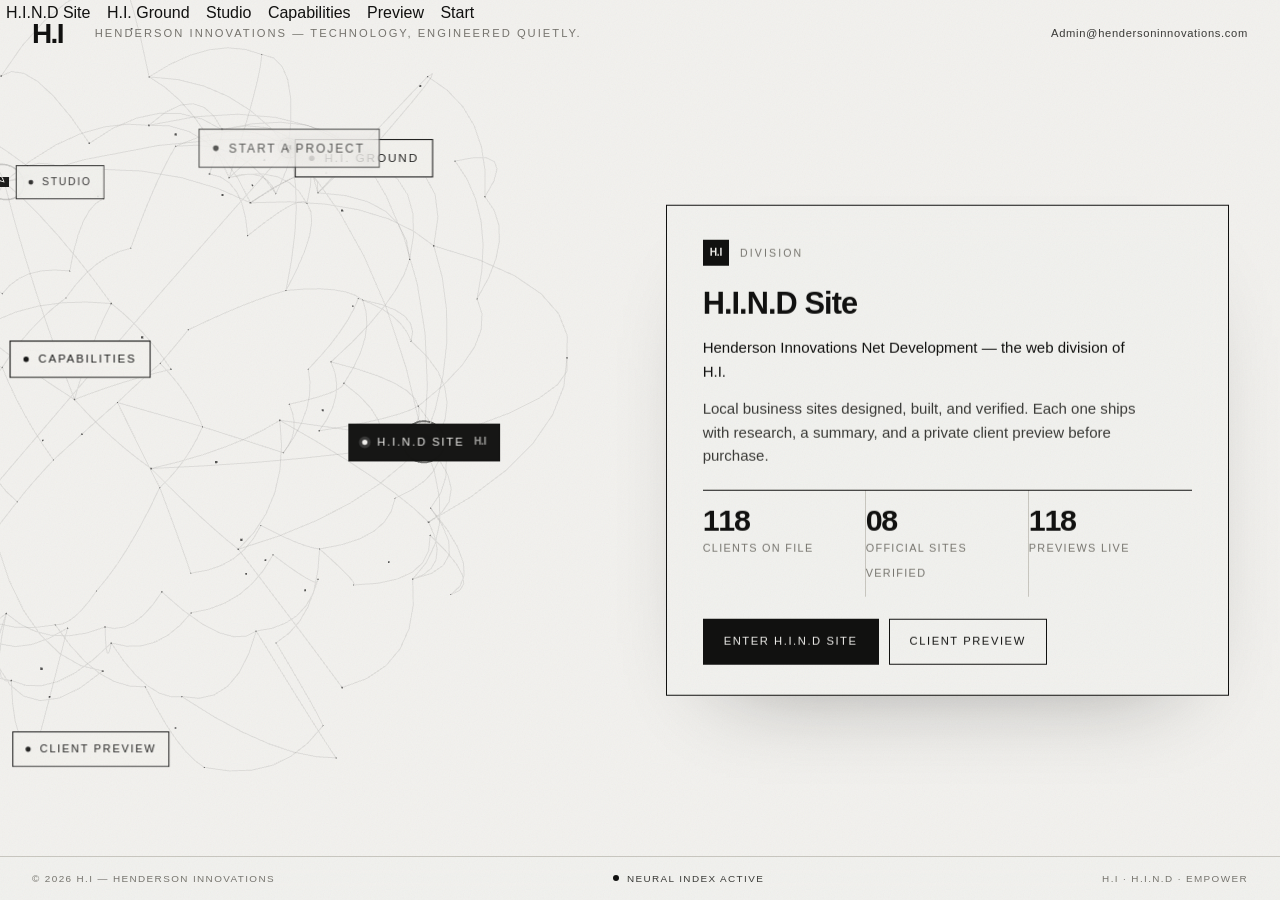
<file: index.html>
<!doctype html>
<html lang="en">
<head>
<meta charset="utf-8">
<meta name="viewport" content="width=device-width, initial-scale=1">
<meta name="theme-color" content="#f2f1ee">
<meta name="color-scheme" content="light">
<title>H.I — Henderson Innovations</title>
<meta name="description" content="H.I — Henderson Innovations. A technology studio in Henderson, Kentucky: software, AI, networks, and H.I.N.D — Henderson Innovations Net Development.">
<link rel="icon" href="data:image/svg+xml,%3Csvg xmlns='http://www.w3.org/2000/svg' viewBox='0 0 64 64'%3E%3Crect width='64' height='64' fill='%23f2f1ee'/%3E%3Ctext x='32' y='46' font-family='Helvetica,Arial,sans-serif' font-size='30' font-weight='700' text-anchor='middle' fill='%23111'%3EH.I%3C/text%3E%3C/svg%3E">
<link rel="stylesheet" href="./styles.css">
<link rel="canonical" href="https://hendersoninnovations.com/">
<meta name="robots" content="index, follow">
<link rel="icon" type="image/png" sizes="32x32" href="/favicon-32x32.png">
<link rel="icon" type="image/png" sizes="512x512" href="/icon-512x512.png">
<link rel="apple-touch-icon" href="/apple-touch-icon.png">
<meta property="og:type" content="website">
<meta property="og:site_name" content="Henderson Innovations">
<meta property="og:title" content="H.I — Henderson Innovations">
<meta property="og:description" content="H.I builds software, AI systems, networks, and the web presence small businesses deserve — with the restraint of a laboratory and the finish of a flagship product.">
<meta property="og:url" content="https://hendersoninnovations.com/">
<meta property="og:image" content="https://hendersoninnovations.com/og.png">
<meta property="og:image:width" content="1200">
<meta property="og:image:height" content="630">
<meta property="og:image:alt" content="H.I — Henderson Innovations wordmark on paper">
<meta name="twitter:card" content="summary_large_image">
<meta name="twitter:title" content="H.I — Henderson Innovations">
<meta name="twitter:description" content="Technology, engineered quietly. Software, AI, networks, and H.I.N.D web development from Henderson, Kentucky.">
<meta name="twitter:image" content="https://hendersoninnovations.com/og.png">
<script type="application/ld+json">{"@context":"https://schema.org","@graph":[{"@type":"Organization","@id":"https://hendersoninnovations.com/#org","name":"Henderson Innovations","alternateName":"H.I","url":"https://hendersoninnovations.com/","email":"Admin@hendersoninnovations.com","address":{"@type":"PostalAddress","addressLocality":"Henderson","addressRegion":"KY","addressCountry":"US"},"logo":"https://hendersoninnovations.com/icon-512x512.png"},{"@type":"WebSite","@id":"https://hendersoninnovations.com/#website","url":"https://hendersoninnovations.com/","name":"H.I \u2014 Henderson Innovations","publisher":{"@id":"https://hendersoninnovations.com/#org"}}]}</script>
</head>
<body class="net-body">

<a class="skip-link" href="#panel">Skip to content</a>
<div class="grain" aria-hidden="true"></div>

<canvas id="hi-net" aria-hidden="true"></canvas>

<header class="net-header">
  <a class="brand" href="#" aria-label="H.I home" data-tab-link="studio"><span class="brand-mark">H.I</span></a>
  <p class="net-tagline">Henderson Innovations — technology, engineered quietly.</p>
  <a class="net-mail" href="mailto:Admin@hendersoninnovations.com">Admin@hendersoninnovations.com</a>
</header>

<nav class="mobile-tabs" aria-label="Sections">
  <button data-tab="hind" type="button">H.I.N.D Site</button>
  <button data-tab="ground" type="button">H.I. Ground</button>
  <button data-tab="studio" type="button">Studio</button>
  <button data-tab="capabilities" type="button">Capabilities</button>
  <button data-tab="preview" type="button">Preview</button>
  <button data-tab="contact" type="button">Start</button>
</nav>

<nav class="node-labels" id="nodeLabels" aria-label="Sections">
  <button class="node-label" data-tab="studio" type="button"><span class="node-dot"></span><span class="node-text">Studio</span><span class="node-hi">H.I</span></button>
  <button class="node-label" data-tab="capabilities" type="button"><span class="node-dot"></span><span class="node-text">Capabilities</span><span class="node-hi">H.I</span></button>
  <button class="node-label" data-tab="hind" type="button"><span class="node-dot"></span><span class="node-text">H.I.N.D Site</span><span class="node-hi">H.I</span></button>
  <button class="node-label" data-tab="ground" type="button"><span class="node-dot"></span><span class="node-text">H.I. Ground</span><span class="node-hi">H.I</span></button>
  <button class="node-label" data-tab="preview" type="button"><span class="node-dot"></span><span class="node-text">Client Preview</span><span class="node-hi">H.I</span></button>
  <button class="node-label" data-tab="contact" type="button"><span class="node-dot"></span><span class="node-text">Start a project</span><span class="node-hi">H.I</span></button>
</nav>

<div class="mobile-hero" aria-hidden="true">
  <p class="mh-hi">H.I</p>
  <span class="mh-rule"></span>
  <p class="mh-name">Henderson Innovations</p>
  <p class="mh-sub">Empower</p>
  <p class="mh-hint">Scroll to explore <span aria-hidden="true">↓</span></p>
</div>

<main class="panel" id="panel">

  <section class="panel-view" data-panel="studio" aria-labelledby="studio-title">
    <div class="panel-label"><span>H.I</span> Studio</div>
    <h1 id="studio-title">A technology company that keeps its promises.</h1>
    <p>Henderson Innovations is a small, deliberate technology studio. We design and build the systems modern businesses run on — software, AI tools, networks, and digital identity — without the noise or the agency theatre.</p>
    <p>H.I works locally and ships globally. Every project is handled by the people who designed it, tested against real use, and supported after launch.</p>
    <ul class="panel-facts">
      <li><span>01</span> Precision — nothing ships because it looks busy.</li>
      <li><span>02</span> Restraint — technology that stays out of the way.</li>
      <li><span>03</span> Ownership — one team, first sketch to support.</li>
    </ul>
  </section>

  <section class="panel-view" data-panel="capabilities" aria-labelledby="cap-title" hidden>
    <div class="panel-label"><span>H.I</span> Capabilities</div>
    <h2 id="cap-title">Four disciplines. One standard.</h2>
    <ul class="cap-list">
      <li><span>H.I 01</span><div><h3>Software &amp; AI</h3><p>Applications, automation, and AI systems built around your operation.</p></div><button class="cap-go" data-goto="contact" type="button">↗</button></li>
      <li><span>H.I 02</span><div><h3>H.I.N.D Site</h3><p>Premium websites for small business, previewed before purchase.</p></div><a class="cap-go" href="hind.html">↗</a></li>
      <li><span>H.I 03</span><div><h3>Networks</h3><p>Connectivity and local infrastructure that simply keeps working.</p></div><button class="cap-go" data-goto="contact" type="button">↗</button></li>
      <li><span>H.I 04</span><div><h3>Identity &amp; Design</h3><p>Monochrome identity systems and interfaces with quiet detail.</p></div><button class="cap-go" data-goto="contact" type="button">↗</button></li>
    </ul>
  </section>

  <section class="panel-view" data-panel="hind" aria-labelledby="hind-title" hidden>
    <div class="panel-label"><span>H.I</span> Division</div>
    <h2 id="hind-title" class="hind-word">H.I.N.D Site</h2>
    <p class="panel-sub">Henderson Innovations Net Development — the web division of H.I.</p>
    <p>Local business sites designed, built, and verified. Each one ships with research, a summary, and a private client preview before purchase.</p>
    <div class="stat-row">
      <div><strong>118</strong><span>clients on file</span></div>
      <div><strong>08</strong><span>official sites verified</span></div>
      <div><strong>118</strong><span>previews live</span></div>
    </div>
    <div class="panel-actions">
      <a class="btn btn-solid" href="hind.html">Enter H.I.N.D Site</a>
      <a class="btn btn-line" href="./client-preview/">Client preview</a>
    </div>
  </section>

  <section class="panel-view" data-panel="ground" aria-labelledby="ground-title" hidden>
    <div class="panel-label"><span>H.I</span> Internal</div>
    <h2 id="ground-title">H.I. Ground</h2>
    <p class="panel-sub">Client relations workspace — private to staff.</p>
    <p>Every client, preview login, appointment, task, and research file in one ledger. Protected by staff credentials; never public.</p>
    <div class="panel-actions">
      <a class="btn btn-solid" href="https://aegons-mac-mini-1.tail44007b.ts.net/" target="_blank" rel="noopener">Sign in to H.I. Ground</a>
    </div>
    <p class="fine">Staff access only. Credentials are issued by H.I.</p>
  </section>

  <section class="panel-view" data-panel="preview" aria-labelledby="preview-title" hidden>
    <div class="panel-label"><span>H.I</span> Client Preview</div>
    <h2 id="preview-title">See your site before you buy it.</h2>
    <p>Every H.I.N.D client receives a private login. Enter your credentials to walk through the finished site — real pages, real content, on any device.</p>
    <div class="panel-actions">
      <a class="btn btn-solid" href="./client-preview/">Enter preview</a>
      <a class="btn btn-line" href="#contact" data-goto="contact">Request access</a>
    </div>
    <p class="fine">Credentials are issued by your H.I contact. Lost them? Email <a href="mailto:Admin@hendersoninnovations.com">Admin@hendersoninnovations.com</a>.</p>
  </section>

  <section class="panel-view panel-view--chat" data-panel="contact" aria-labelledby="contact-title" hidden>
    <div class="panel-label"><span>H.I</span> Start a project</div>
    <h2 id="contact-title">Tell H.I what you're building.</h2>
    <div class="chat-widget" role="region" aria-label="Project intake chatbot">
      <div class="chat-header">
        <div class="chat-avatar" aria-hidden="true">H.I</div>
        <div>
          <div class="chat-title">Henderson Innovations</div>
          <div class="chat-status"><span class="dot"></span> Online · replies within a day</div>
        </div>
        <button class="chat-reset" id="chatReset" type="button" aria-label="Restart chat">Restart</button>
      </div>
      <div class="chat-messages" id="chatMessages" aria-live="polite"></div>
      <form class="chat-input-row" id="chatForm" autocomplete="off">
        <input id="chatInput" type="text" placeholder="Type your answer…" aria-label="Your answer" required>
        <button type="submit" class="chat-send" aria-label="Send">Send</button>
      </form>
    </div>
  </section>

</main>

<footer class="net-footer">
  <span>© <span id="year"></span> H.I — Henderson Innovations</span>
  <span class="net-status"><span class="pulse"></span> Neural index active</span>
  <span>H.I · H.I.N.D · Empower</span>
</footer>

<script src="./app.js"></script>
<script type="module" src="./main.js"></script>
</body>
</html>
</file>
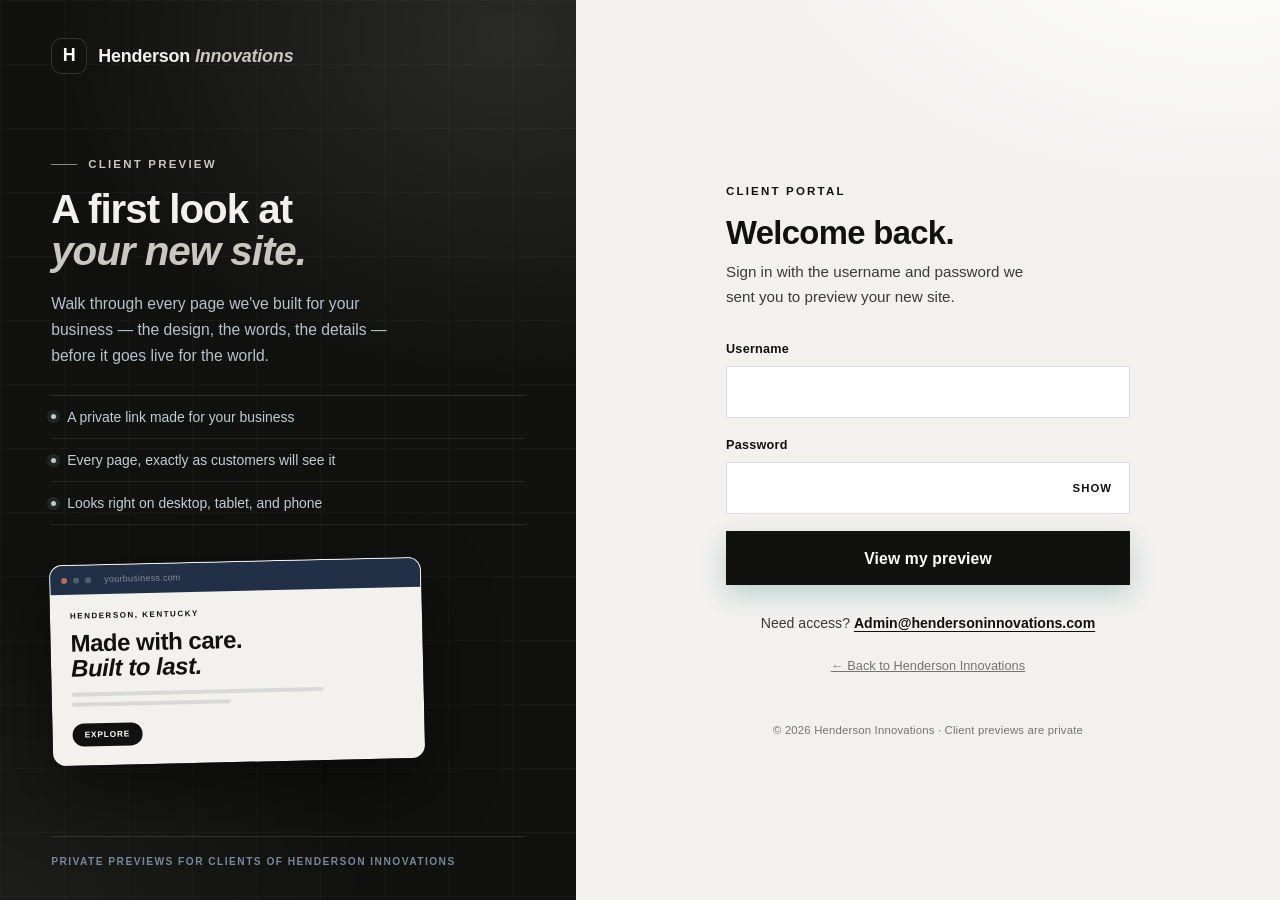
<file: client-preview/index.html>
<!doctype html>
<html lang="en">
<head>
<meta charset="utf-8">
<meta name="viewport" content="width=device-width, initial-scale=1">
<meta name="theme-color" content="#fdfaf5">
<meta name="color-scheme" content="light">
<meta name="robots" content="noindex, nofollow">
<link rel="canonical" href="https://hendersoninnovations.com/client-preview/">
<meta property="og:type" content="website">
<meta property="og:site_name" content="Henderson Innovations">
<meta property="og:title" content="H.I — Client Preview">
<meta property="og:description" content="Walk through your finished website before it goes live. Private client previews by Henderson Innovations.">
<meta property="og:url" content="https://hendersoninnovations.com/client-preview/">
<meta property="og:image" content="https://hendersoninnovations.com/og.png">
<meta property="og:image:width" content="1200">
<meta property="og:image:height" content="630">
<meta name="twitter:card" content="summary_large_image">
<meta name="twitter:title" content="H.I — Client Preview">
<meta name="twitter:description" content="Walk through your finished website before it goes live. Private client previews by Henderson Innovations.">
<meta name="twitter:image" content="https://hendersoninnovations.com/og.png">
<title>Client Preview · Henderson Innovations</title>
<meta name="description" content="Private client preview sign-in for Henderson Innovations.">
<link rel="icon" href="data:image/svg+xml,%3Csvg xmlns='http://www.w3.org/2000/svg' viewBox='0 0 64 64'%3E%3Crect width='64' height='64' rx='16' fill='%231f6f78'/%3E%3Ctext x='32' y='44' font-family='Georgia,serif' font-size='34' font-weight='700' text-anchor='middle' fill='%23fdfaf5'%3EH%3C/text%3E%3C/svg%3E">
<link rel="preconnect" href="https://fonts.googleapis.com">
<link rel="preconnect" href="https://fonts.gstatic.com" crossorigin>
<link href="https://fonts.googleapis.com/css2?family=Fraunces:ital,opsz,wght@0,9..144,400;0,9..144,600;0,9..144,700;1,9..144,600&family=Inter:wght@400;500;600;700&display=swap" rel="stylesheet">
<link rel="stylesheet" href="./portal.css">
</head>
<body class="login-page">

<div class="login-shell">

  <aside class="login-panel">
    <div class="panel-top">
      <div class="portal-brand portal-brand--panel">
        <span class="brand-mark" aria-hidden="true">H</span>
        <span>Henderson <em>Innovations</em></span>
      </div>
      <span class="panel-mobile-tag">Client preview</span>
    </div>

    <div class="panel-body">
      <div class="panel-copy">
        <p class="eyebrow eyebrow--light">Client preview</p>
        <h1>A first look at<br><em>your new site.</em></h1>
        <p class="panel-lede">Walk through every page we've built for your business — the design, the words, the details — before it goes live for the world.</p>
        <ul class="panel-points">
          <li>A private link made for your business</li>
          <li>Every page, exactly as customers will see it</li>
          <li>Looks right on desktop, tablet, and phone</li>
        </ul>
      </div>

      <div class="panel-preview" aria-hidden="true">
        <div class="mini-browser">
          <div class="mini-bar">
            <span class="mini-dot"></span>
            <span class="mini-dot"></span>
            <span class="mini-dot"></span>
            <span class="mini-url">yourbusiness.com</span>
          </div>
          <div class="mini-site">
            <span class="mini-kicker">Henderson, Kentucky</span>
            <strong>Made with care.<br><em>Built to last.</em></strong>
            <span class="mini-line"></span>
            <span class="mini-line mini-line--short"></span>
            <span class="mini-cta">Explore</span>
          </div>
        </div>
      </div>
    </div>

    <p class="panel-foot">Private previews for clients of Henderson Innovations</p>
  </aside>

  <main class="login-main">
    <div class="login-card" id="loginCard">
      <p class="eyebrow">Client portal</p>
      <h2>Welcome back.</h2>
      <p class="login-sub">Sign in with the username and password we sent you to preview your new site.</p>

      <form id="loginForm" novalidate aria-describedby="formError">
        <div class="field" id="usernameField">
          <label for="username">Username</label>
          <input id="username" name="username" type="text" autocomplete="username" autocapitalize="none" autocorrect="off" spellcheck="false" required>
        </div>

        <div class="field" id="passwordField">
          <label for="password">Password</label>
          <div class="password-wrap">
            <input id="password" name="password" type="password" autocomplete="current-password" autocapitalize="none" autocorrect="off" spellcheck="false" required>
            <button class="password-toggle" id="togglePassword" type="button" aria-pressed="false" aria-label="Show password">Show</button>
          </div>
        </div>

        <div class="form-error" id="formError" role="alert" hidden>
          <svg width="16" height="16" viewBox="0 0 20 20" fill="none" aria-hidden="true">
            <circle cx="10" cy="10" r="8.25" stroke="currentColor" stroke-width="1.5"/>
            <path d="M10 5.75v5" stroke="currentColor" stroke-width="1.5" stroke-linecap="round"/>
            <circle cx="10" cy="14" r=".9" fill="currentColor"/>
          </svg>
          <span id="formErrorText"></span>
        </div>

        <button class="submit-btn" id="submitBtn" type="submit">
          <span class="spinner" aria-hidden="true"></span>
          <span id="submitLabel">View my preview</span>
        </button>
      </form>

      <p class="login-help">Need access? <a href="mailto:Admin@hendersoninnovations.com">Admin@hendersoninnovations.com</a></p>
      <p class="login-back-row"><a class="login-back" href="../index.html">← Back to Henderson Innovations</a></p>
    </div>

    <p class="login-foot">© <span id="year">2026</span> Henderson Innovations · Client previews are private</p>
  </main>

</div>

<script>
(function () {
  'use strict';
  var MIN_LOADING_MS = 450;
  var form = document.getElementById('loginForm');
  var card = document.getElementById('loginCard');
  var usernameInput = document.getElementById('username');
  var passwordInput = document.getElementById('password');
  var usernameField = document.getElementById('usernameField');
  var passwordField = document.getElementById('passwordField');
  var toggleButton = document.getElementById('togglePassword');
  var submitButton = document.getElementById('submitBtn');
  var submitLabel = document.getElementById('submitLabel');
  var errorBox = document.getElementById('formError');
  var errorText = document.getElementById('formErrorText');
  var busy = false;

  document.getElementById('year').textContent = new Date().getFullYear();

  function sleep(ms) { return new Promise(function (r) { setTimeout(r, ms); }); }
  function waitForMinimum(started) {
    var remaining = MIN_LOADING_MS - (performance.now() - started);
    return remaining > 0 ? sleep(remaining) : Promise.resolve();
  }
  function setFieldError(field, input, hasError) {
    field.classList.toggle('has-error', hasError);
    if (hasError) input.setAttribute('aria-invalid', 'true');
    else input.removeAttribute('aria-invalid');
  }
  function showError(message, fields) {
    errorText.textContent = message;
    errorBox.hidden = false;
    setFieldError(usernameField, usernameInput, !!(fields && fields.username));
    setFieldError(passwordField, passwordInput, !!(fields && fields.password));
    card.classList.remove('shake');
    void card.offsetWidth;
    card.classList.add('shake');
  }
  function clearError() {
    errorBox.hidden = true;
    errorText.textContent = '';
    setFieldError(usernameField, usernameInput, false);
    setFieldError(passwordField, passwordInput, false);
    card.classList.remove('shake');
  }
  function setLoading(isLoading) {
    form.classList.toggle('is-loading', isLoading);
    submitButton.disabled = isLoading;
    usernameInput.disabled = isLoading;
    passwordInput.disabled = isLoading;
    toggleButton.disabled = isLoading;
    form.setAttribute('aria-busy', isLoading ? 'true' : 'false');
    submitLabel.textContent = isLoading ? 'Opening your preview…' : 'View my preview';
  }

  toggleButton.addEventListener('click', function () {
    var show = passwordInput.type === 'password';
    passwordInput.type = show ? 'text' : 'password';
    toggleButton.textContent = show ? 'Hide' : 'Show';
    toggleButton.setAttribute('aria-pressed', show ? 'true' : 'false');
    toggleButton.setAttribute('aria-label', show ? 'Hide password' : 'Show password');
    passwordInput.focus();
    var length = passwordInput.value.length;
    try { passwordInput.setSelectionRange(length, length); } catch (err) {}
  });

  [usernameInput, passwordInput].forEach(function (input) {
    input.addEventListener('input', function () { if (!errorBox.hidden) clearError(); });
  });

  window.addEventListener('pageshow', function (event) {
    if (event.persisted && busy) { busy = false; setLoading(false); }
  });

  form.addEventListener('submit', function (event) {
    event.preventDefault();
    if (busy) return;
    var username = usernameInput.value.trim();
    var password = passwordInput.value;
    clearError();
    if (!username || !password) {
      showError('Enter your username and password to continue.', {
        username: !username, password: !password
      });
      (username ? passwordInput : usernameInput).focus();
      return;
    }
    busy = true;
    setLoading(true);
    var started = performance.now();
    fetch('/api/preview/login', {
      method: 'POST',
      headers: { 'Content-Type': 'application/json' },
      body: JSON.stringify({ u: username, p: password })
    })
      .then(function (res) {
        return res.json().catch(function () { return {}; }).then(function (data) {
          return { status: res.status, data: data };
        });
      })
      .then(function (result) {
        return waitForMinimum(started).then(function () {
          if (result.status === 200 && result.data && result.data.slug) {
            window.location.assign('./viewer.html?site=' + encodeURIComponent(result.data.slug));
            return;
          }
          busy = false;
          setLoading(false);
          if (result.status === 429) {
            showError('Too many attempts. Please wait a few minutes and try again.', null);
          } else if (result.status === 401) {
            showError("We couldn't match that username and password. Check the details we sent you.", { username: true, password: true });
            passwordInput.focus();
            passwordInput.select();
          } else {
            showError('Preview access is unavailable right now. Please email Admin@hendersoninnovations.com.', null);
          }
        });
      })
      .catch(function () {
        return waitForMinimum(started).then(function () {
          busy = false;
          setLoading(false);
          showError('Could not reach the preview server. Check your connection and try again.', null);
        });
      });
  });
})();
</script>

</body>
</html>
</file>
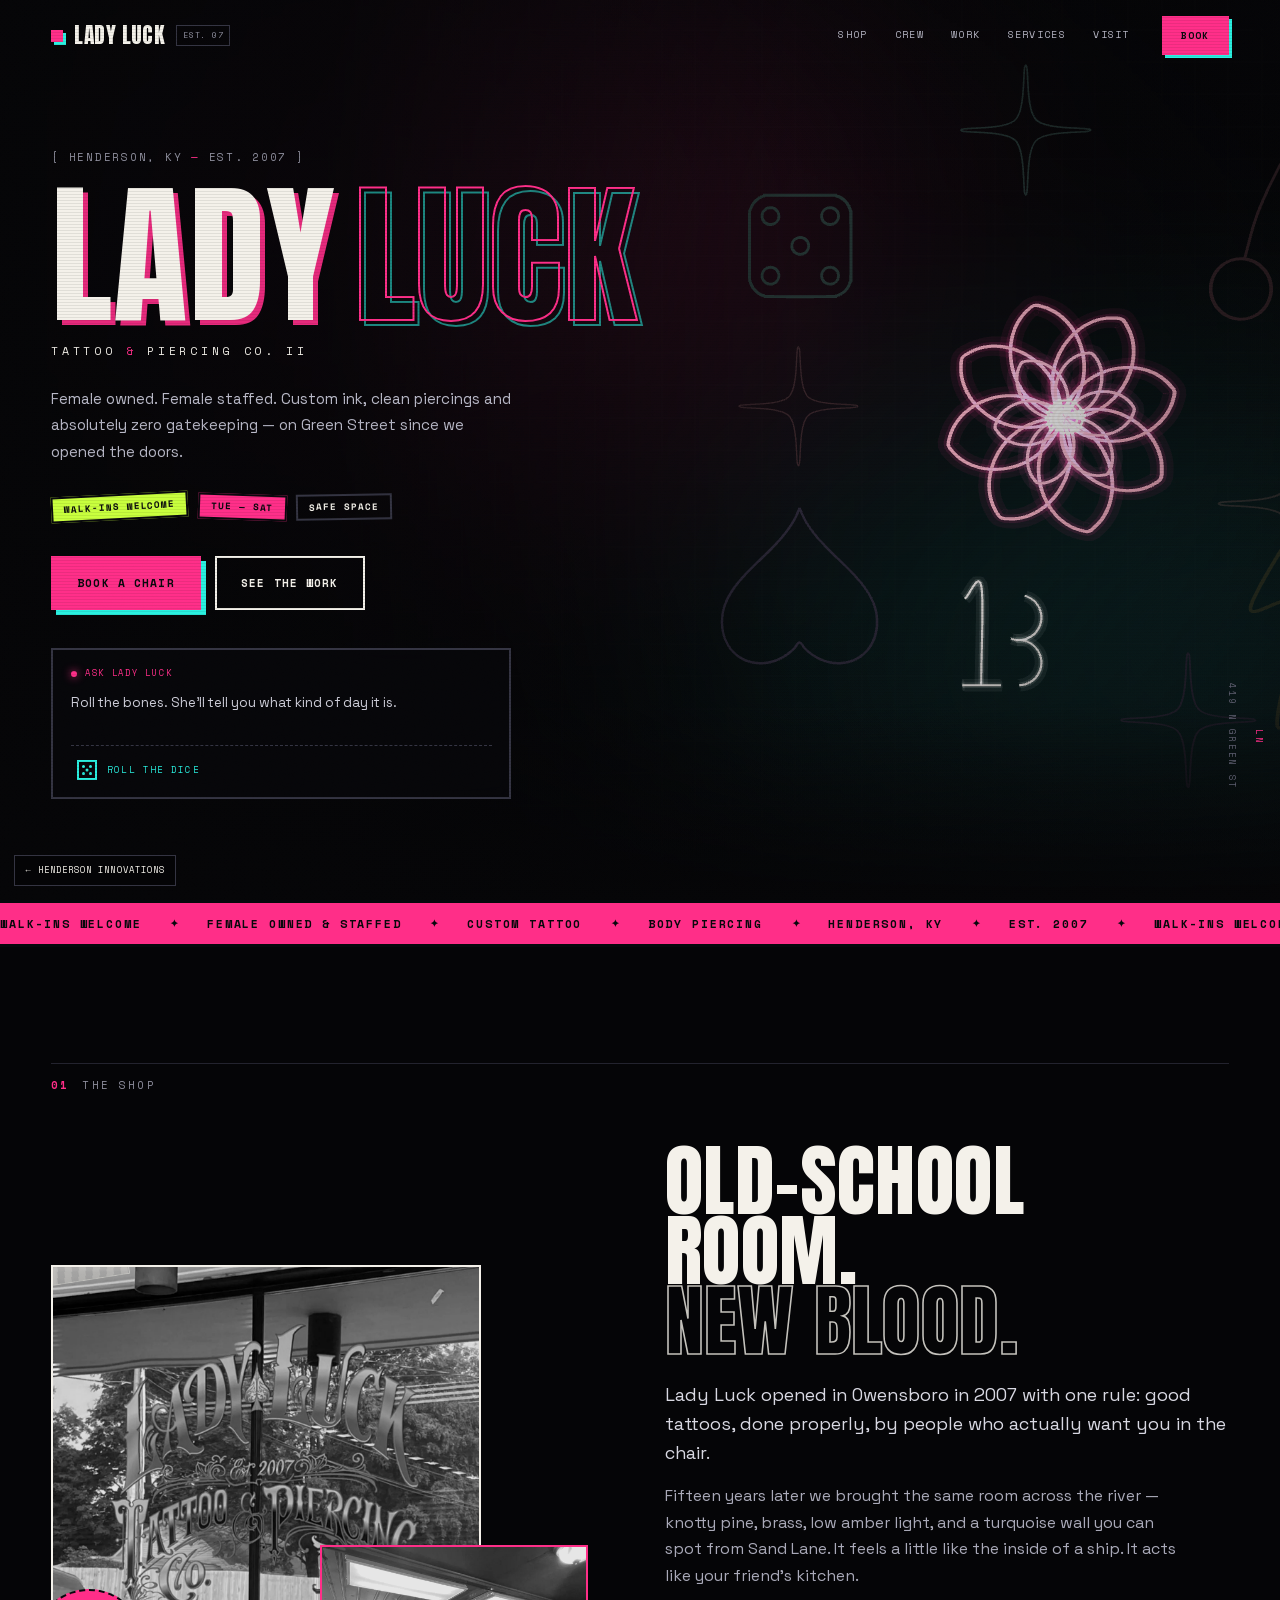
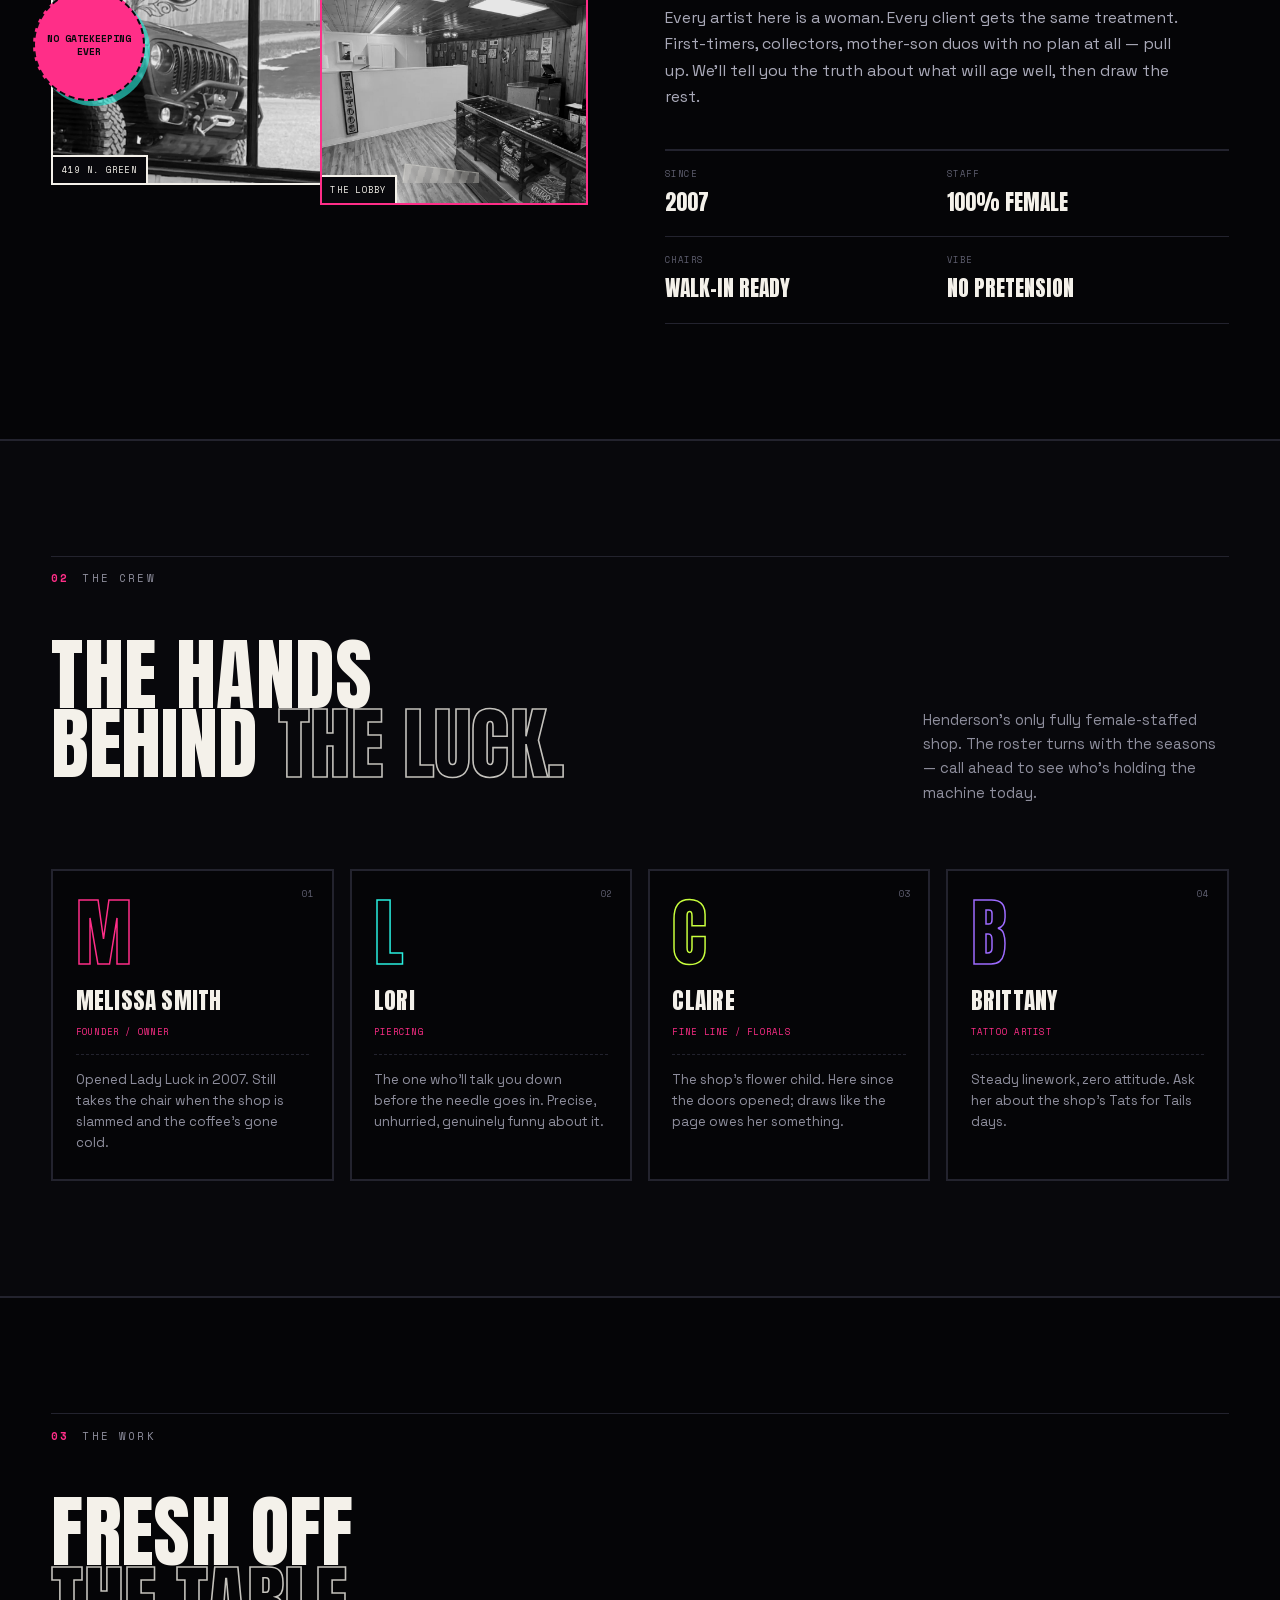
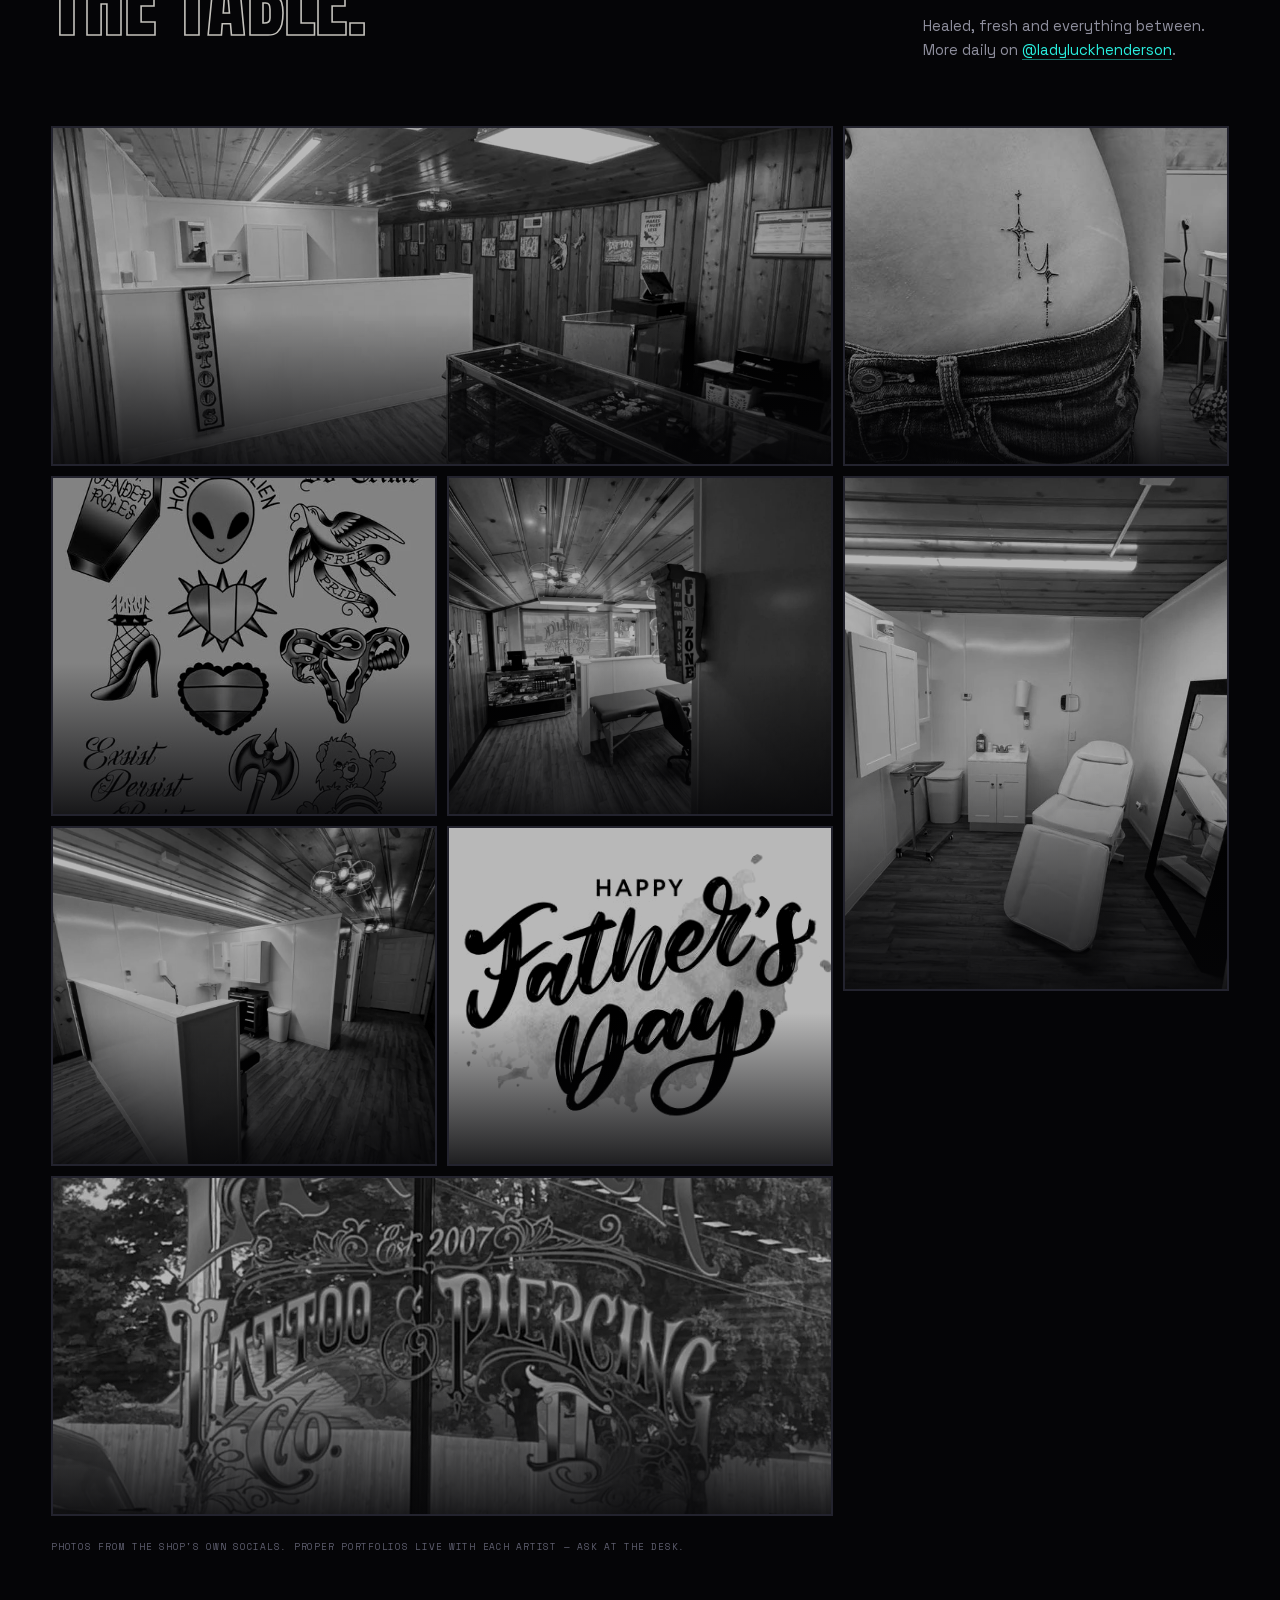
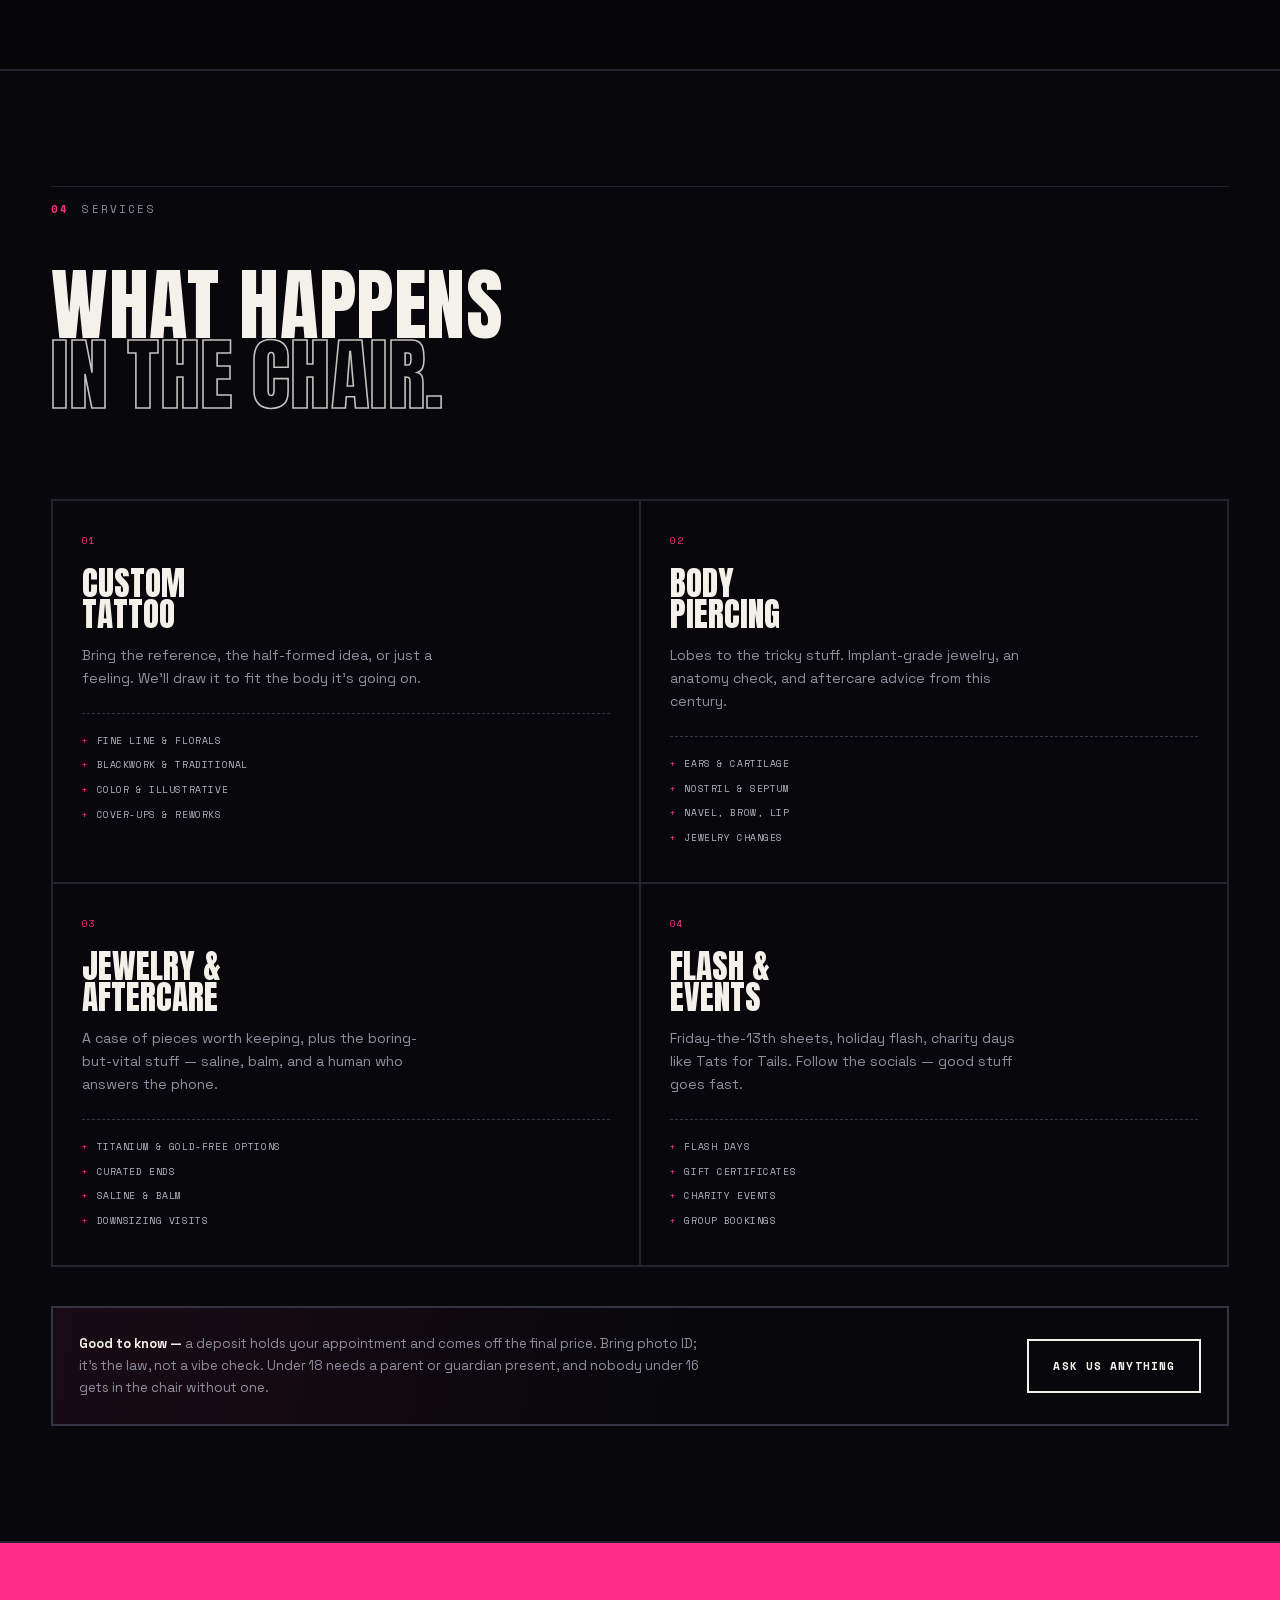
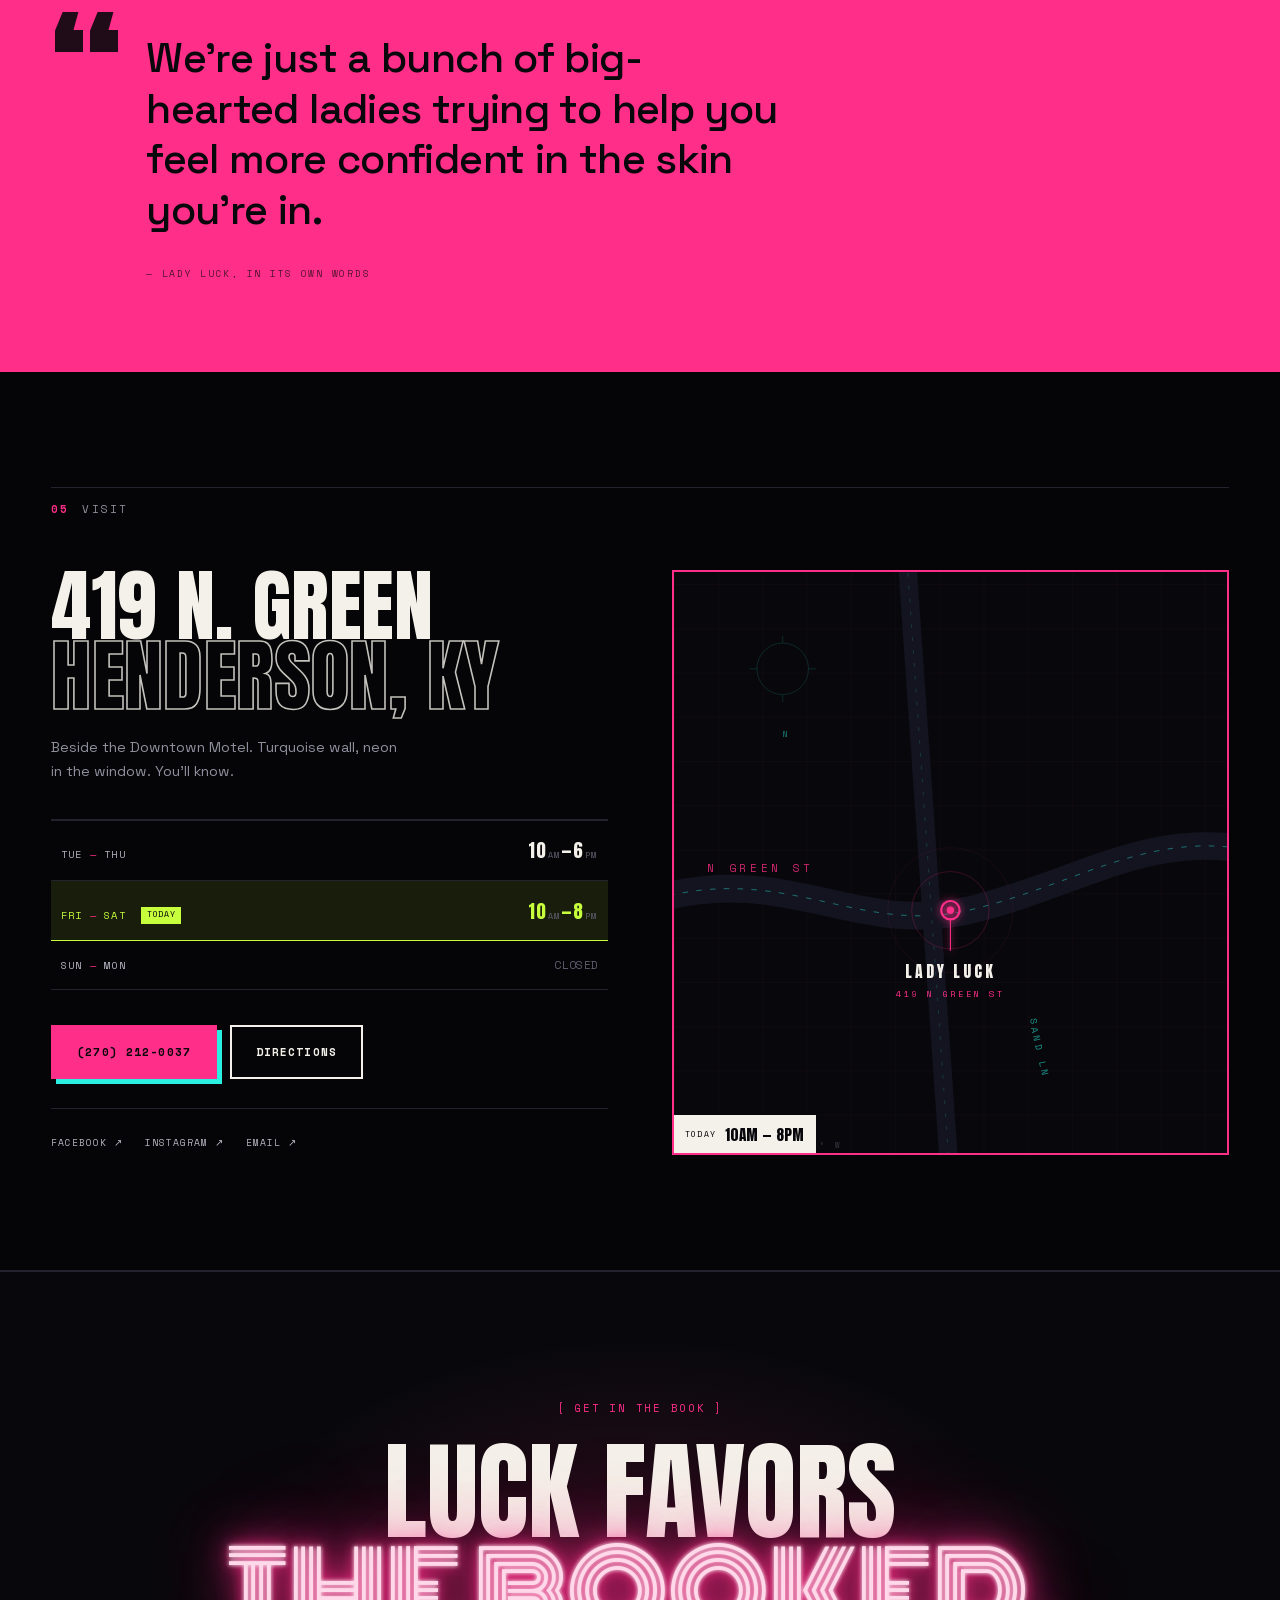
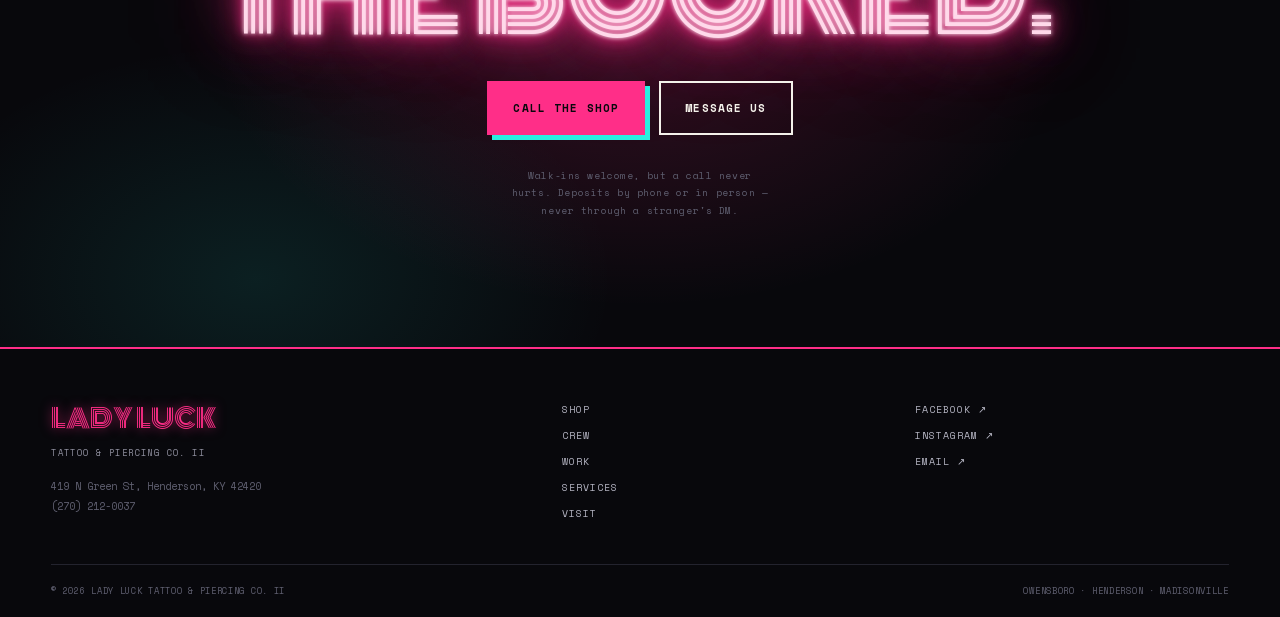
<file: client-preview/lady-luck/index.html>
<!DOCTYPE html>
<html lang="en">
<head>
<meta charset="utf-8">
<meta name="viewport" content="width=device-width, initial-scale=1">
<title>Lady Luck Tattoo &amp; Piercing Co. II — Henderson, Kentucky</title>
<meta name="description" content="Henderson, Kentucky's fully female-owned, female-staffed tattoo and piercing shop. Custom ink, clean piercings, zero gatekeeping. 419 N Green St. Est. 2007.">
<meta name="theme-color" content="#050507">
<meta property="og:title" content="Lady Luck Tattoo &amp; Piercing Co. II">
<meta property="og:description" content="Good tattoos. Clean piercings. Zero gatekeeping. Henderson, KY — est. 2007.">
<meta property="og:type" content="website">
<link rel="icon" href="assets/img/logo-mark.jpg">
<link rel="preload" href="assets/fonts/anton-400.woff2" as="font" type="font/woff2" crossorigin>
<link rel="preload" href="assets/fonts/space-grotesk-300-700.woff2" as="font" type="font/woff2" crossorigin>
<link rel="stylesheet" href="css/style.css">
</head>
<body>

<div class="grain" aria-hidden="true"></div>
<div class="scan" aria-hidden="true"></div>

<header class="nav" id="nav">
  <a class="nav__brand" href="#top" aria-label="Lady Luck — home">
    <span class="nav__mark" aria-hidden="true"></span>
    <span class="nav__word">Lady Luck</span>
    <span class="nav__tag">Est. 07</span>
  </a>
  <nav class="nav__links" aria-label="Primary">
    <a href="#shop">Shop</a>
    <a href="#crew">Crew</a>
    <a href="#work">Work</a>
    <a href="#services">Services</a>
    <a href="#visit">Visit</a>
  </nav>
  <a class="btn btn--pink nav__cta" href="tel:+12702120037">Book</a>
  <button class="nav__burger" id="burger" aria-label="Open menu" aria-expanded="false">
    <span></span><span></span>
  </button>
</header>

<div class="mobile-menu" id="mobileMenu" aria-hidden="true">
  <a href="#shop">Shop</a>
  <a href="#crew">Crew</a>
  <a href="#work">Work</a>
  <a href="#services">Services</a>
  <a href="#visit">Visit</a>
  <a class="mobile-menu__phone" href="tel:+12702120037">(270) 212-0037</a>
</div>

<main id="top">

<!-- ══════════ HERO ══════════ -->
<section class="hero" id="hero">
  <div class="hero__stage">
    <canvas id="scene" aria-hidden="true"></canvas>
    <div class="hero__scrim" aria-hidden="true"></div>
  </div>

  <div class="hero__inner">
    <div class="hero__content">
      <p class="eyebrow reveal">[ Henderson, KY <span>—</span> Est. 2007 ]</p>

      <h1 class="hero__title reveal" data-delay="1">
        <span class="hero__lady">Lady</span>
        <span class="hero__luck">Luck</span>
      </h1>

      <p class="hero__kicker reveal" data-delay="2">Tattoo <em>&amp;</em> Piercing Co. II</p>

      <p class="hero__lead reveal" data-delay="3">
        Female owned. Female staffed. Custom ink, clean piercings and
        absolutely zero gatekeeping — on Green Street since we opened the doors.
      </p>

      <div class="hero__stickers reveal" data-delay="4">
        <span class="sticker sticker--acid">Walk-ins welcome</span>
        <span class="sticker sticker--pink">Tue — Sat</span>
        <span class="sticker sticker--ghost">Safe space</span>
      </div>

      <div class="hero__actions reveal" data-delay="5">
        <a class="btn btn--pink" href="tel:+12702120037">Book a chair</a>
        <a class="btn btn--line" href="#work">See the work</a>
      </div>

      <aside class="fortune reveal" data-delay="6">
        <p class="fortune__label">Ask Lady Luck</p>
        <p class="fortune__text" id="fortuneText">Roll the bones. She'll tell you what kind of day it is.</p>
        <button class="fortune__btn" id="rollBtn" type="button">
          <span class="die" aria-hidden="true"><i></i><i></i><i></i><i></i><i></i></span>
          <span>Roll the dice</span>
        </button>
      </aside>
    </div>
  </div>

  <div class="hero__corner" aria-hidden="true">
    <span>LN</span>
    <span class="hero__corner-sub">419 N Green St</span>
  </div>
</section>

<!-- ══════════ TICKER ══════════ -->
<div class="ticker" aria-hidden="true">
  <div class="ticker__track">
    <span>Walk-ins welcome</span><b>✦</b>
    <span>Female owned &amp; staffed</span><b>✦</b>
    <span>Custom tattoo</span><b>✦</b>
    <span>Body piercing</span><b>✦</b>
    <span>Henderson, KY</span><b>✦</b>
    <span>Est. 2007</span><b>✦</b>
    <span>Walk-ins welcome</span><b>✦</b>
    <span>Female owned &amp; staffed</span><b>✦</b>
    <span>Custom tattoo</span><b>✦</b>
    <span>Body piercing</span><b>✦</b>
    <span>Henderson, KY</span><b>✦</b>
    <span>Est. 2007</span><b>✦</b>
  </div>
</div>

<!-- ══════════ 01 SHOP ══════════ -->
<section class="section shop" id="shop">
  <div class="wrap">
    <div class="section-label reveal"><span>01</span> The shop</div>

    <div class="shop__grid">
      <div class="shop__media">
        <figure class="photo photo--a reveal">
          <img src="assets/img/interior-0.jpg" alt="The Lady Luck window lettering on N Green Street" loading="lazy">
          <figcaption>419 N. Green</figcaption>
          <span class="tape tape--tl" aria-hidden="true"></span>
          <span class="tape tape--br" aria-hidden="true"></span>
        </figure>
        <figure class="photo photo--b reveal" data-delay="2">
          <img src="assets/img/interior-1.jpg" alt="Warm timber lobby of the shop" loading="lazy">
          <figcaption>the lobby</figcaption>
        </figure>
        <span class="badge badge--pink reveal" data-delay="3">No gatekeeping<br>ever</span>
      </div>

      <div class="shop__copy">
        <h2 class="h2 reveal" data-delay="1">Old-school room.<br><span class="outline">New blood.</span></h2>

        <p class="lead reveal" data-delay="2">
          Lady Luck opened in Owensboro in 2007 with one rule: good tattoos, done
          properly, by people who actually want you in the chair.
        </p>
        <p class="reveal" data-delay="3">
          Fifteen years later we brought the same room across the river — knotty
          pine, brass, low amber light, and a turquoise wall you can spot from
          Sand Lane. It feels a little like the inside of a ship. It acts like
          your friend's kitchen.
        </p>
        <p class="reveal" data-delay="4">
          Every artist here is a woman. Every client gets the same treatment.
          First-timers, collectors, mother-son duos with no plan at all — pull up.
          We'll tell you the truth about what will age well, then draw the rest.
        </p>

        <dl class="facts reveal" data-delay="5">
          <div><dt>Since</dt><dd>2007</dd></div>
          <div><dt>Staff</dt><dd>100% female</dd></div>
          <div><dt>Chairs</dt><dd>Walk-in ready</dd></div>
          <div><dt>Vibe</dt><dd>No pretension</dd></div>
        </dl>
      </div>
    </div>
  </div>
</section>

<!-- ══════════ 02 CREW ══════════ -->
<section class="section crew" id="crew">
  <div class="wrap">
    <div class="section-label reveal"><span>02</span> The crew</div>

    <header class="head">
      <h2 class="h2 reveal" data-delay="1">The hands<br>behind <span class="outline">the luck.</span></h2>
      <p class="head__note reveal" data-delay="2">
        Henderson's only fully female-staffed shop. The roster turns with the
        seasons — call ahead to see who's holding the machine today.
      </p>
    </header>

    <div class="crew__grid">
      <article class="person reveal">
        <span class="person__num">01</span>
        <div class="person__mono">M</div>
        <h3>Melissa Smith</h3>
        <p class="person__role">Founder / Owner</p>
        <p class="person__bio">Opened Lady Luck in 2007. Still takes the chair when the shop is slammed and the coffee's gone cold.</p>
      </article>

      <article class="person reveal" data-delay="1">
        <span class="person__num">02</span>
        <div class="person__mono">L</div>
        <h3>Lori</h3>
        <p class="person__role">Piercing</p>
        <p class="person__bio">The one who'll talk you down before the needle goes in. Precise, unhurried, genuinely funny about it.</p>
      </article>

      <article class="person reveal" data-delay="2">
        <span class="person__num">03</span>
        <div class="person__mono">C</div>
        <h3>Claire</h3>
        <p class="person__role">Fine line / Florals</p>
        <p class="person__bio">The shop's flower child. Here since the doors opened; draws like the page owes her something.</p>
      </article>

      <article class="person reveal" data-delay="3">
        <span class="person__num">04</span>
        <div class="person__mono">B</div>
        <h3>Brittany</h3>
        <p class="person__role">Tattoo Artist</p>
        <p class="person__bio">Steady linework, zero attitude. Ask her about the shop's Tats for Tails days.</p>
      </article>
    </div>
  </div>
</section>

<!-- ══════════ 03 WORK ══════════ -->
<section class="section work" id="work">
  <div class="wrap">
    <div class="section-label reveal"><span>03</span> The work</div>

    <header class="head head--row">
      <h2 class="h2 reveal" data-delay="1">Fresh off<br><span class="outline">the table.</span></h2>
      <p class="head__note reveal" data-delay="2">
        Healed, fresh and everything between. More daily on
        <a href="https://www.instagram.com/ladyluckhenderson/" target="_blank" rel="noopener">@ladyluckhenderson</a>.
      </p>
    </header>

    <div class="gallery" id="gallery">
      <button class="tile tile--wide reveal" data-full="assets/img/interior-1.jpg" data-cap="The lobby — 419 N. Green St.">
        <img src="assets/img/interior-1.jpg" alt="Warm timber lobby of Lady Luck Tattoo in Henderson" loading="lazy">
        <span class="tile__cap">The lobby</span>
      </button>
      <button class="tile reveal" data-delay="1" data-full="assets/img/ink-fine-line.jpg" data-cap="Fine line, fresh.">
        <img src="assets/img/ink-fine-line.jpg" alt="Fine line tattoo on a client's ribcage" loading="lazy">
        <span class="tile__cap">Fine line</span>
      </button>
      <button class="tile reveal" data-delay="2" data-full="assets/img/flash-sheet.jpg" data-cap="Flash from the wall.">
        <img src="assets/img/flash-sheet.jpg" alt="Hand-drawn flash sheet with original designs" loading="lazy">
        <span class="tile__cap">Flash</span>
      </button>
      <button class="tile reveal" data-full="assets/img/interior-4.jpg" data-cap="Where the work happens.">
        <img src="assets/img/interior-4.jpg" alt="Tattoo station with warm lighting and wood ceiling" loading="lazy">
        <span class="tile__cap">The chair</span>
      </button>
      <button class="tile tile--tall reveal" data-delay="1" data-full="assets/img/interior-3.jpg" data-cap="The piercery.">
        <img src="assets/img/interior-3.jpg" alt="Piercing room with mirror and cabinetry" loading="lazy">
        <span class="tile__cap">The piercery</span>
      </button>
      <button class="tile reveal" data-delay="2" data-full="assets/img/interior-2.jpg" data-cap="Down the hall.">
        <img src="assets/img/interior-2.jpg" alt="Hallway of the shop with warm wood walls" loading="lazy">
        <span class="tile__cap">Down the hall</span>
      </button>
      <button class="tile reveal" data-full="assets/img/flash-pride.jpg" data-cap="Pride flash — everyone gets a chair.">
        <img src="assets/img/flash-pride.jpg" alt="Pride themed flash tattoo designs" loading="lazy">
        <span class="tile__cap">Pride flash</span>
      </button>
      <button class="tile tile--wide reveal" data-delay="1" data-full="assets/img/interior-0.jpg" data-cap="Lady Luck, from the street.">
        <img src="assets/img/interior-0.jpg" alt="Lady Luck lettering on the shop window" loading="lazy">
        <span class="tile__cap">From the street</span>
      </button>
    </div>

    <p class="work__foot reveal">
      Photos from the shop's own socials. Proper portfolios live with each artist — ask at the desk.
    </p>
  </div>
</section>

<!-- ══════════ 04 SERVICES ══════════ -->
<section class="section services" id="services">
  <div class="wrap">
    <div class="section-label reveal"><span>04</span> Services</div>

    <header class="head">
      <h2 class="h2 reveal" data-delay="1">What happens<br><span class="outline">in the chair.</span></h2>
    </header>

    <div class="services__grid">
      <article class="service reveal">
        <span class="service__no">01</span>
        <h3>Custom<br>Tattoo</h3>
        <p>Bring the reference, the half-formed idea, or just a feeling. We'll draw it to fit the body it's going on.</p>
        <ul>
          <li>Fine line &amp; florals</li>
          <li>Blackwork &amp; traditional</li>
          <li>Color &amp; illustrative</li>
          <li>Cover-ups &amp; reworks</li>
        </ul>
      </article>

      <article class="service reveal" data-delay="1">
        <span class="service__no">02</span>
        <h3>Body<br>Piercing</h3>
        <p>Lobes to the tricky stuff. Implant-grade jewelry, an anatomy check, and aftercare advice from this century.</p>
        <ul>
          <li>Ears &amp; cartilage</li>
          <li>Nostril &amp; septum</li>
          <li>Navel, brow, lip</li>
          <li>Jewelry changes</li>
        </ul>
      </article>

      <article class="service reveal" data-delay="2">
        <span class="service__no">03</span>
        <h3>Jewelry &amp;<br>Aftercare</h3>
        <p>A case of pieces worth keeping, plus the boring-but-vital stuff — saline, balm, and a human who answers the phone.</p>
        <ul>
          <li>Titanium &amp; gold-free options</li>
          <li>Curated ends</li>
          <li>Saline &amp; balm</li>
          <li>Downsizing visits</li>
        </ul>
      </article>

      <article class="service reveal" data-delay="3">
        <span class="service__no">04</span>
        <h3>Flash &amp;<br>Events</h3>
        <p>Friday-the-13th sheets, holiday flash, charity days like Tats for Tails. Follow the socials — good stuff goes fast.</p>
        <ul>
          <li>Flash days</li>
          <li>Gift certificates</li>
          <li>Charity events</li>
          <li>Group bookings</li>
        </ul>
      </article>
    </div>

    <div class="fineprint reveal">
      <p><strong>Good to know —</strong> a deposit holds your appointment and comes off the final price. Bring photo ID; it's the law, not a vibe check. Under 18 needs a parent or guardian present, and nobody under 16 gets in the chair without one.</p>
      <a class="btn btn--line" href="tel:+12702120037">Ask us anything</a>
    </div>
  </div>
</section>

<!-- ══════════ QUOTE ══════════ -->
<section class="quote">
  <div class="wrap quote__inner">
    <span class="quote__mark" aria-hidden="true">“</span>
    <blockquote class="reveal">
      We're just a bunch of big-hearted ladies trying to help you feel more
      confident in the skin you're in.
    </blockquote>
    <cite class="reveal" data-delay="1">— Lady Luck, in its own words</cite>
  </div>
</section>

<!-- ══════════ 05 VISIT ══════════ -->
<section class="section visit" id="visit">
  <div class="wrap">
    <div class="section-label reveal"><span>05</span> Visit</div>

    <div class="visit__grid">
      <div class="visit__info">
        <h2 class="h2 reveal" data-delay="1">419 N. Green<br><span class="outline">Henderson, KY</span></h2>
        <p class="visit__note reveal" data-delay="2">Beside the Downtown Motel. Turquoise wall, neon in the window. You'll know.</p>

        <dl class="hours" id="hours">
          <div data-day="2"><dt>Tue <span>—</span> Thu</dt><dd>10<span>am</span>—6<span>pm</span></dd></div>
          <div data-day="5"><dt>Fri <span>—</span> Sat</dt><dd>10<span>am</span>—8<span>pm</span></dd></div>
          <div data-day="0"><dt>Sun <span>—</span> Mon</dt><dd class="closed">Closed</dd></div>
        </dl>

        <div class="visit__actions reveal" data-delay="3">
          <a class="btn btn--pink" href="tel:+12702120037">(270) 212-0037</a>
          <a class="btn btn--line" href="https://www.google.com/maps/search/?api=1&amp;query=419+N+Green+St+Henderson+KY+42420" target="_blank" rel="noopener">Directions</a>
        </div>

        <ul class="socials reveal" data-delay="4">
          <li><a href="https://www.facebook.com/ladylucktattoohendersonky/" target="_blank" rel="noopener">Facebook ↗</a></li>
          <li><a href="https://www.instagram.com/ladyluckhenderson/" target="_blank" rel="noopener">Instagram ↗</a></li>
          <li><a href="mailto:ladyluckhenderson@gmail.com">Email ↗</a></li>
        </ul>
      </div>

      <div class="map reveal" data-delay="2" aria-hidden="true">
        <svg viewBox="0 0 600 700" preserveAspectRatio="xMidYMid slice">
          <defs>
            <pattern id="mgrid" width="48" height="48" patternUnits="userSpaceOnUse">
              <path d="M48 0H0v48" fill="none" stroke="#ff2e88" stroke-width=".5" opacity=".12"/>
            </pattern>
            <filter id="neon" x="-60%" y="-60%" width="220%" height="220%">
              <feGaussianBlur stdDeviation="4" result="b"/>
              <feMerge><feMergeNode in="b"/><feMergeNode in="SourceGraphic"/></feMerge>
            </filter>
          </defs>

          <rect width="600" height="700" fill="#08080c"/>
          <rect width="600" height="700" fill="url(#mgrid)"/>

          <path d="M-20 390 C120 350 200 430 320 402 S520 310 640 340" fill="none" stroke="#141420" stroke-width="30"/>
          <path d="M-20 390 C120 350 200 430 320 402 S520 310 640 340" fill="none" stroke="#29f0e0" stroke-width="1" stroke-dasharray="6 9" opacity=".45"/>
          <path d="M250 -20 L300 700" stroke="#141420" stroke-width="20"/>
          <path d="M250 -20 L300 700" stroke="#29f0e0" stroke-width=".7" stroke-dasharray="4 10" opacity=".25"/>

          <text x="36" y="360" fill="#ff2e88" font-family="'Space Mono', monospace" font-size="12" letter-spacing="4" opacity=".8">N GREEN ST</text>
          <text x="386" y="520" fill="#29f0e0" font-family="'Space Mono', monospace" font-size="10" letter-spacing="3" opacity=".6" transform="rotate(78 386 520)">SAND LN</text>

          <g filter="url(#neon)">
            <circle cx="300" cy="402" r="10" fill="none" stroke="#ff2e88" stroke-width="2.4"/>
            <circle cx="300" cy="402" r="4" fill="#ff2e88"/>
            <path d="M300 412v34" stroke="#ff2e88" stroke-width="1.2"/>
          </g>
          <circle cx="300" cy="402" r="42" fill="none" stroke="#ff2e88" stroke-width=".6" opacity=".35"/>
          <circle cx="300" cy="402" r="68" fill="none" stroke="#ff2e88" stroke-width=".4" opacity=".18"/>

          <text x="300" y="476" fill="#f4f1ea" font-family="'Anton', sans-serif" font-size="17" letter-spacing="3" text-anchor="middle">LADY LUCK</text>
          <text x="300" y="496" fill="#ff2e88" font-family="'Space Mono', monospace" font-size="9" letter-spacing="3" text-anchor="middle">419 N GREEN ST</text>

          <g font-family="'Space Mono', monospace" fill="#29f0e0" font-size="9" opacity=".5" letter-spacing="2">
            <text x="118" y="214">N</text>
          </g>
          <g stroke="#29f0e0" fill="none" opacity=".25" stroke-width=".6">
            <circle cx="118" cy="140" r="28"/><path d="M118 112v-8M118 168v8M90 140h-8M146 140h8"/>
          </g>

          <text x="40" y="660" fill="#3a3a48" font-family="'Space Mono', monospace" font-size="8" letter-spacing="3">36.0° N · 87.6° W</text>
        </svg>
        <div class="map__tag"><span>Today</span><b id="todayLabel">—</b></div>
      </div>
    </div>
  </div>
</section>

<!-- ══════════ CTA ══════════ -->
<section class="cta" id="book">
  <div class="wrap cta__inner">
    <p class="eyebrow reveal">[ Get in the book ]</p>
    <h2 class="cta__title reveal" data-delay="1">Luck favors<br><span class="neon">the booked.</span></h2>
    <div class="cta__actions reveal" data-delay="2">
      <a class="btn btn--pink" href="tel:+12702120037">Call the shop</a>
      <a class="btn btn--line" href="https://www.facebook.com/ladylucktattoohendersonky/" target="_blank" rel="noopener">Message us</a>
    </div>
    <p class="cta__note reveal" data-delay="3">Walk-ins welcome, but a call never hurts. Deposits by phone or in person — never through a stranger's DM.</p>
  </div>
</section>

</main>

<footer class="footer">
  <div class="wrap footer__grid">
    <div class="footer__brand">
      <p class="footer__word">Lady Luck</p>
      <p class="footer__sub">Tattoo &amp; Piercing Co. II</p>
      <p class="footer__addr">419 N Green St, Henderson, KY 42420<br>(270) 212-0037</p>
    </div>
    <nav class="footer__nav" aria-label="Footer">
      <a href="#shop">Shop</a>
      <a href="#crew">Crew</a>
      <a href="#work">Work</a>
      <a href="#services">Services</a>
      <a href="#visit">Visit</a>
    </nav>
    <div class="footer__social">
      <a href="https://www.facebook.com/ladylucktattoohendersonky/" target="_blank" rel="noopener">Facebook ↗</a>
      <a href="https://www.instagram.com/ladyluckhenderson/" target="_blank" rel="noopener">Instagram ↗</a>
      <a href="mailto:ladyluckhenderson@gmail.com">Email ↗</a>
    </div>
  </div>
  <div class="wrap footer__base">
    <p>© <span id="year">2026</span> Lady Luck Tattoo &amp; Piercing Co. II</p>
    <p>Owensboro · Henderson · Madisonville</p>
  </div>
</footer>

<div class="lightbox" id="lightbox" aria-hidden="true" role="dialog" aria-modal="true" aria-label="Image viewer">
  <button class="lightbox__close" id="lbClose" aria-label="Close">×</button>
  <button class="lightbox__nav lightbox__nav--prev" id="lbPrev" aria-label="Previous">‹</button>
  <figure class="lightbox__fig">
    <img id="lbImg" alt="">
    <figcaption id="lbCap"></figcaption>
  </figure>
  <button class="lightbox__nav lightbox__nav--next" id="lbNext" aria-label="Next">›</button>
</div>

<script type="module" src="js/scene.js"></script>
<script src="js/site.js" defer></script>

<style>
  .hi-back{position:fixed;left:14px;bottom:14px;z-index:10000;display:inline-flex;align-items:center;gap:.4rem;
    font-family:'Space Mono',ui-monospace,monospace;font-size:.55rem;letter-spacing:.12em;text-transform:uppercase;
    text-decoration:none;color:#f4f1ea;background:rgba(5,5,7,.92);border:1px solid #343442;
    padding:.45rem .65rem;backdrop-filter:blur(6px);transition:border-color .2s,color .2s}
  .hi-back:hover{border-color:#ff2e88;color:#ff2e88}
</style>
<a class="hi-back" href="../../">&larr; Henderson Innovations</a>
</body>
</html>
</file>
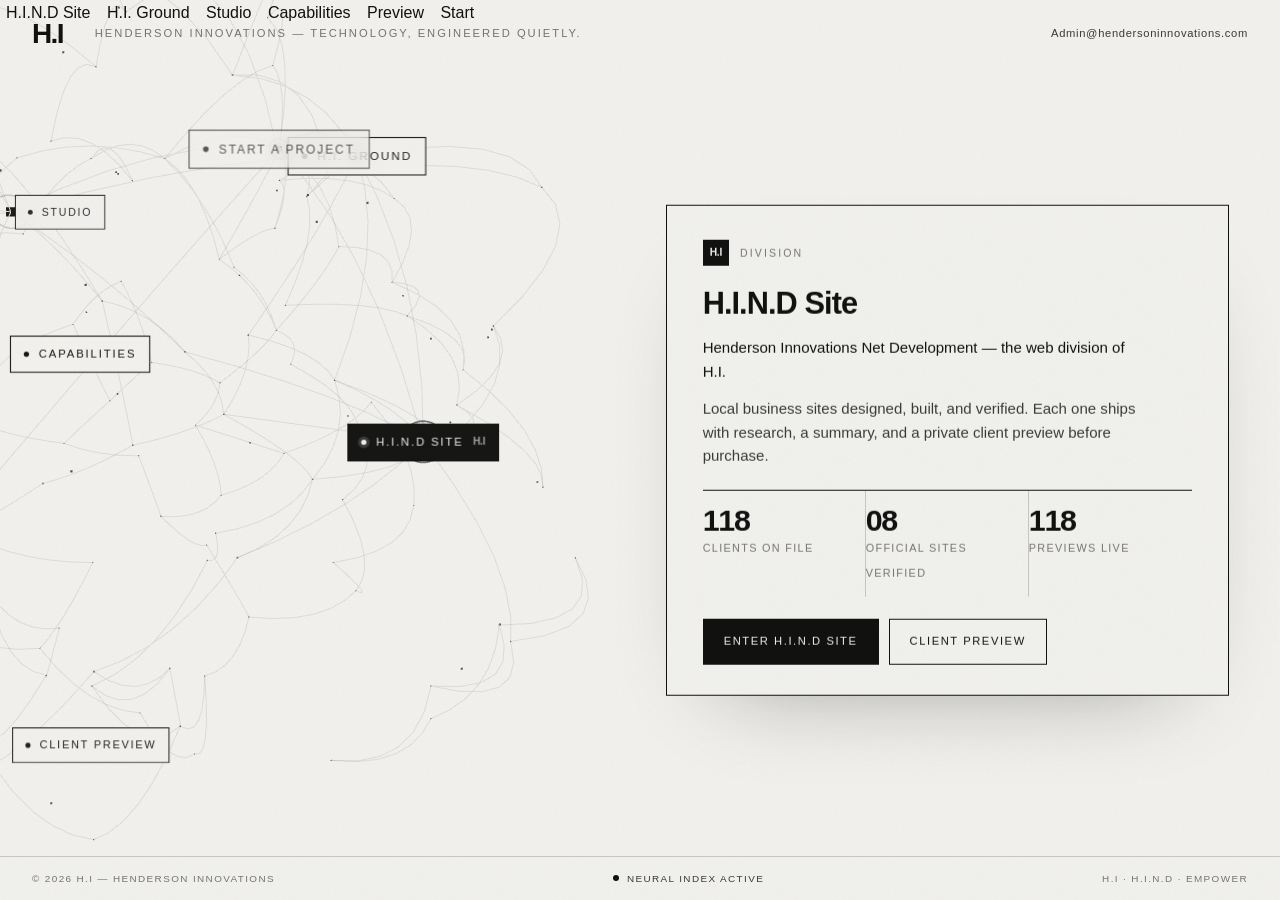
<file: ops/good-deploy/index.html>
<!doctype html>
<html lang="en">
<head>
<meta charset="utf-8">
<meta name="viewport" content="width=device-width, initial-scale=1">
<meta name="theme-color" content="#f2f1ee">
<meta name="color-scheme" content="light">
<title>H.I — Henderson Innovations</title>
<meta name="description" content="H.I — Henderson Innovations. A technology studio in Henderson, Kentucky: software, AI, networks, and H.I.N.D — Henderson Innovations Net Development.">
<link rel="icon" href="data:image/svg+xml,%3Csvg xmlns='http://www.w3.org/2000/svg' viewBox='0 0 64 64'%3E%3Crect width='64' height='64' fill='%23f2f1ee'/%3E%3Ctext x='32' y='46' font-family='Helvetica,Arial,sans-serif' font-size='30' font-weight='700' text-anchor='middle' fill='%23111'%3EH.I%3C/text%3E%3C/svg%3E">
<link rel="stylesheet" href="./styles.css">
</head>
<body class="net-body">

<a class="skip-link" href="#panel">Skip to content</a>
<div class="grain" aria-hidden="true"></div>

<canvas id="hi-net" aria-hidden="true"></canvas>

<header class="net-header">
  <a class="brand" href="#" aria-label="H.I home" data-tab-link="studio"><span class="brand-mark">H.I</span></a>
  <p class="net-tagline">Henderson Innovations — technology, engineered quietly.</p>
  <a class="net-mail" href="mailto:Admin@hendersoninnovations.com">Admin@hendersoninnovations.com</a>
</header>

<nav class="mobile-tabs" aria-label="Sections">
  <button data-tab="hind" type="button">H.I.N.D Site</button>
  <button data-tab="ground" type="button">H.I. Ground</button>
  <button data-tab="studio" type="button">Studio</button>
  <button data-tab="capabilities" type="button">Capabilities</button>
  <button data-tab="preview" type="button">Preview</button>
  <button data-tab="contact" type="button">Start</button>
</nav>

<nav class="node-labels" id="nodeLabels" aria-label="Sections">
  <button class="node-label" data-tab="studio" type="button"><span class="node-dot"></span><span class="node-text">Studio</span><span class="node-hi">H.I</span></button>
  <button class="node-label" data-tab="capabilities" type="button"><span class="node-dot"></span><span class="node-text">Capabilities</span><span class="node-hi">H.I</span></button>
  <button class="node-label" data-tab="hind" type="button"><span class="node-dot"></span><span class="node-text">H.I.N.D Site</span><span class="node-hi">H.I</span></button>
  <button class="node-label" data-tab="ground" type="button"><span class="node-dot"></span><span class="node-text">H.I. Ground</span><span class="node-hi">H.I</span></button>
  <button class="node-label" data-tab="preview" type="button"><span class="node-dot"></span><span class="node-text">Client Preview</span><span class="node-hi">H.I</span></button>
  <button class="node-label" data-tab="contact" type="button"><span class="node-dot"></span><span class="node-text">Start a project</span><span class="node-hi">H.I</span></button>
</nav>

<div class="mobile-hero" aria-hidden="true">
  <p class="mh-hi">H.I</p>
  <span class="mh-rule"></span>
  <p class="mh-name">Henderson Innovations</p>
  <p class="mh-sub">Empower</p>
  <p class="mh-hint">Scroll to explore <span aria-hidden="true">↓</span></p>
</div>

<main class="panel" id="panel">

  <section class="panel-view" data-panel="studio" aria-labelledby="studio-title">
    <div class="panel-label"><span>H.I</span> Studio</div>
    <h1 id="studio-title">A technology company that keeps its promises.</h1>
    <p>Henderson Innovations is a small, deliberate technology studio. We design and build the systems modern businesses run on — software, AI tools, networks, and digital identity — without the noise or the agency theatre.</p>
    <p>H.I works locally and ships globally. Every project is handled by the people who designed it, tested against real use, and supported after launch.</p>
    <ul class="panel-facts">
      <li><span>01</span> Precision — nothing ships because it looks busy.</li>
      <li><span>02</span> Restraint — technology that stays out of the way.</li>
      <li><span>03</span> Ownership — one team, first sketch to support.</li>
    </ul>
  </section>

  <section class="panel-view" data-panel="capabilities" aria-labelledby="cap-title" hidden>
    <div class="panel-label"><span>H.I</span> Capabilities</div>
    <h2 id="cap-title">Four disciplines. One standard.</h2>
    <ul class="cap-list">
      <li><span>H.I 01</span><div><h3>Software &amp; AI</h3><p>Applications, automation, and AI systems built around your operation.</p></div><button class="cap-go" data-goto="contact" type="button">↗</button></li>
      <li><span>H.I 02</span><div><h3>H.I.N.D Site</h3><p>Premium websites for small business, previewed before purchase.</p></div><a class="cap-go" href="hind.html">↗</a></li>
      <li><span>H.I 03</span><div><h3>Networks</h3><p>Connectivity and local infrastructure that simply keeps working.</p></div><button class="cap-go" data-goto="contact" type="button">↗</button></li>
      <li><span>H.I 04</span><div><h3>Identity &amp; Design</h3><p>Monochrome identity systems and interfaces with quiet detail.</p></div><button class="cap-go" data-goto="contact" type="button">↗</button></li>
    </ul>
  </section>

  <section class="panel-view" data-panel="hind" aria-labelledby="hind-title" hidden>
    <div class="panel-label"><span>H.I</span> Division</div>
    <h2 id="hind-title" class="hind-word">H.I.N.D Site</h2>
    <p class="panel-sub">Henderson Innovations Net Development — the web division of H.I.</p>
    <p>Local business sites designed, built, and verified. Each one ships with research, a summary, and a private client preview before purchase.</p>
    <div class="stat-row">
      <div><strong>118</strong><span>clients on file</span></div>
      <div><strong>08</strong><span>official sites verified</span></div>
      <div><strong>118</strong><span>previews live</span></div>
    </div>
    <div class="panel-actions">
      <a class="btn btn-solid" href="hind.html">Enter H.I.N.D Site</a>
      <a class="btn btn-line" href="./client-preview/">Client preview</a>
    </div>
  </section>

  <section class="panel-view" data-panel="ground" aria-labelledby="ground-title" hidden>
    <div class="panel-label"><span>H.I</span> Internal</div>
    <h2 id="ground-title">H.I. Ground</h2>
    <p class="panel-sub">Client relations workspace — private to staff.</p>
    <p>Every client, preview login, appointment, task, and research file in one ledger. Protected by staff credentials; never public.</p>
    <div class="panel-actions">
      <a class="btn btn-solid" href="https://aegons-mac-mini-1.tail44007b.ts.net/" target="_blank" rel="noopener">Sign in to H.I. Ground</a>
    </div>
    <p class="fine">Staff access only. Credentials are issued by H.I.</p>
  </section>

  <section class="panel-view" data-panel="preview" aria-labelledby="preview-title" hidden>
    <div class="panel-label"><span>H.I</span> Client Preview</div>
    <h2 id="preview-title">See your site before you buy it.</h2>
    <p>Every H.I.N.D client receives a private login. Enter your credentials to walk through the finished site — real pages, real content, on any device.</p>
    <div class="panel-actions">
      <a class="btn btn-solid" href="./client-preview/">Enter preview</a>
      <a class="btn btn-line" href="#contact" data-goto="contact">Request access</a>
    </div>
    <p class="fine">Credentials are issued by your H.I contact. Lost them? Email <a href="mailto:Admin@hendersoninnovations.com">Admin@hendersoninnovations.com</a>.</p>
  </section>

  <section class="panel-view panel-view--chat" data-panel="contact" aria-labelledby="contact-title" hidden>
    <div class="panel-label"><span>H.I</span> Start a project</div>
    <h2 id="contact-title">Tell H.I what you're building.</h2>
    <div class="chat-widget" role="region" aria-label="Project intake chatbot">
      <div class="chat-header">
        <div class="chat-avatar" aria-hidden="true">H.I</div>
        <div>
          <div class="chat-title">Henderson Innovations</div>
          <div class="chat-status"><span class="dot"></span> Online · replies within a day</div>
        </div>
        <button class="chat-reset" id="chatReset" type="button" aria-label="Restart chat">Restart</button>
      </div>
      <div class="chat-messages" id="chatMessages" aria-live="polite"></div>
      <form class="chat-input-row" id="chatForm" autocomplete="off">
        <input id="chatInput" type="text" placeholder="Type your answer…" aria-label="Your answer" required>
        <button type="submit" class="chat-send" aria-label="Send">Send</button>
      </form>
    </div>
  </section>

</main>

<footer class="net-footer">
  <span>© <span id="year"></span> H.I — Henderson Innovations</span>
  <span class="net-status"><span class="pulse"></span> Neural index active</span>
  <span>H.I · H.I.N.D · Empower</span>
</footer>

<script src="./app.js"></script>
<script type="module" src="./main.js"></script>
</body>
</html>
</file>
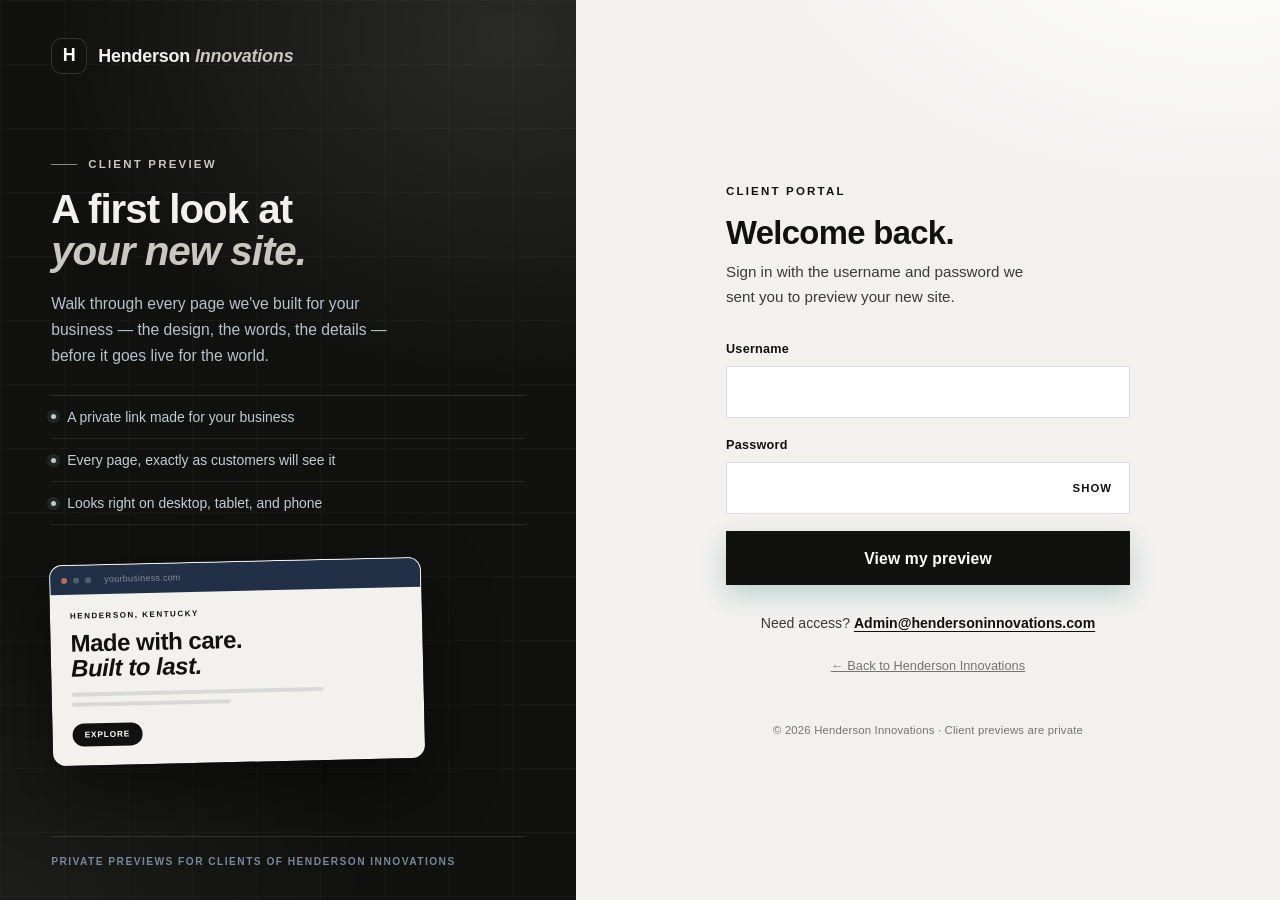
<file: ops/good-deploy/client-preview/index.html>
<!doctype html>
<html lang="en">
<head>
<meta charset="utf-8">
<meta name="viewport" content="width=device-width, initial-scale=1">
<meta name="theme-color" content="#fdfaf5">
<meta name="color-scheme" content="light">
<meta name="robots" content="noindex, nofollow">
<title>Client Preview · Henderson Innovations</title>
<meta name="description" content="Private client preview sign-in for Henderson Innovations.">
<link rel="icon" href="data:image/svg+xml,%3Csvg xmlns='http://www.w3.org/2000/svg' viewBox='0 0 64 64'%3E%3Crect width='64' height='64' rx='16' fill='%231f6f78'/%3E%3Ctext x='32' y='44' font-family='Georgia,serif' font-size='34' font-weight='700' text-anchor='middle' fill='%23fdfaf5'%3EH%3C/text%3E%3C/svg%3E">
<link rel="preconnect" href="https://fonts.googleapis.com">
<link rel="preconnect" href="https://fonts.gstatic.com" crossorigin>
<link href="https://fonts.googleapis.com/css2?family=Fraunces:ital,opsz,wght@0,9..144,400;0,9..144,600;0,9..144,700;1,9..144,600&family=Inter:wght@400;500;600;700&display=swap" rel="stylesheet">
<link rel="stylesheet" href="./portal.css">
</head>
<body class="login-page">

<div class="login-shell">

  <aside class="login-panel">
    <div class="panel-top">
      <div class="portal-brand portal-brand--panel">
        <span class="brand-mark" aria-hidden="true">H</span>
        <span>Henderson <em>Innovations</em></span>
      </div>
      <span class="panel-mobile-tag">Client preview</span>
    </div>

    <div class="panel-body">
      <div class="panel-copy">
        <p class="eyebrow eyebrow--light">Client preview</p>
        <h1>A first look at<br><em>your new site.</em></h1>
        <p class="panel-lede">Walk through every page we've built for your business — the design, the words, the details — before it goes live for the world.</p>
        <ul class="panel-points">
          <li>A private link made for your business</li>
          <li>Every page, exactly as customers will see it</li>
          <li>Looks right on desktop, tablet, and phone</li>
        </ul>
      </div>

      <div class="panel-preview" aria-hidden="true">
        <div class="mini-browser">
          <div class="mini-bar">
            <span class="mini-dot"></span>
            <span class="mini-dot"></span>
            <span class="mini-dot"></span>
            <span class="mini-url">yourbusiness.com</span>
          </div>
          <div class="mini-site">
            <span class="mini-kicker">Henderson, Kentucky</span>
            <strong>Made with care.<br><em>Built to last.</em></strong>
            <span class="mini-line"></span>
            <span class="mini-line mini-line--short"></span>
            <span class="mini-cta">Explore</span>
          </div>
        </div>
      </div>
    </div>

    <p class="panel-foot">Private previews for clients of Henderson Innovations</p>
  </aside>

  <main class="login-main">
    <div class="login-card" id="loginCard">
      <p class="eyebrow">Client portal</p>
      <h2>Welcome back.</h2>
      <p class="login-sub">Sign in with the username and password we sent you to preview your new site.</p>

      <form id="loginForm" novalidate aria-describedby="formError">
        <div class="field" id="usernameField">
          <label for="username">Username</label>
          <input id="username" name="username" type="text" autocomplete="username" autocapitalize="none" autocorrect="off" spellcheck="false" required>
        </div>

        <div class="field" id="passwordField">
          <label for="password">Password</label>
          <div class="password-wrap">
            <input id="password" name="password" type="password" autocomplete="current-password" autocapitalize="none" autocorrect="off" spellcheck="false" required>
            <button class="password-toggle" id="togglePassword" type="button" aria-pressed="false" aria-label="Show password">Show</button>
          </div>
        </div>

        <div class="form-error" id="formError" role="alert" hidden>
          <svg width="16" height="16" viewBox="0 0 20 20" fill="none" aria-hidden="true">
            <circle cx="10" cy="10" r="8.25" stroke="currentColor" stroke-width="1.5"/>
            <path d="M10 5.75v5" stroke="currentColor" stroke-width="1.5" stroke-linecap="round"/>
            <circle cx="10" cy="14" r=".9" fill="currentColor"/>
          </svg>
          <span id="formErrorText"></span>
        </div>

        <button class="submit-btn" id="submitBtn" type="submit">
          <span class="spinner" aria-hidden="true"></span>
          <span id="submitLabel">View my preview</span>
        </button>
      </form>

      <p class="login-help">Need access? <a href="mailto:Admin@hendersoninnovations.com">Admin@hendersoninnovations.com</a></p>
      <p class="login-back-row"><a class="login-back" href="../index.html">← Back to Henderson Innovations</a></p>
    </div>

    <p class="login-foot">© <span id="year">2026</span> Henderson Innovations · Client previews are private</p>
  </main>

</div>

<script>
(function () {
  'use strict';
  var MIN_LOADING_MS = 450;
  var form = document.getElementById('loginForm');
  var card = document.getElementById('loginCard');
  var usernameInput = document.getElementById('username');
  var passwordInput = document.getElementById('password');
  var usernameField = document.getElementById('usernameField');
  var passwordField = document.getElementById('passwordField');
  var toggleButton = document.getElementById('togglePassword');
  var submitButton = document.getElementById('submitBtn');
  var submitLabel = document.getElementById('submitLabel');
  var errorBox = document.getElementById('formError');
  var errorText = document.getElementById('formErrorText');
  var busy = false;

  document.getElementById('year').textContent = new Date().getFullYear();

  function sleep(ms) { return new Promise(function (r) { setTimeout(r, ms); }); }
  function waitForMinimum(started) {
    var remaining = MIN_LOADING_MS - (performance.now() - started);
    return remaining > 0 ? sleep(remaining) : Promise.resolve();
  }
  function setFieldError(field, input, hasError) {
    field.classList.toggle('has-error', hasError);
    if (hasError) input.setAttribute('aria-invalid', 'true');
    else input.removeAttribute('aria-invalid');
  }
  function showError(message, fields) {
    errorText.textContent = message;
    errorBox.hidden = false;
    setFieldError(usernameField, usernameInput, !!(fields && fields.username));
    setFieldError(passwordField, passwordInput, !!(fields && fields.password));
    card.classList.remove('shake');
    void card.offsetWidth;
    card.classList.add('shake');
  }
  function clearError() {
    errorBox.hidden = true;
    errorText.textContent = '';
    setFieldError(usernameField, usernameInput, false);
    setFieldError(passwordField, passwordInput, false);
    card.classList.remove('shake');
  }
  function setLoading(isLoading) {
    form.classList.toggle('is-loading', isLoading);
    submitButton.disabled = isLoading;
    usernameInput.disabled = isLoading;
    passwordInput.disabled = isLoading;
    toggleButton.disabled = isLoading;
    form.setAttribute('aria-busy', isLoading ? 'true' : 'false');
    submitLabel.textContent = isLoading ? 'Opening your preview…' : 'View my preview';
  }

  toggleButton.addEventListener('click', function () {
    var show = passwordInput.type === 'password';
    passwordInput.type = show ? 'text' : 'password';
    toggleButton.textContent = show ? 'Hide' : 'Show';
    toggleButton.setAttribute('aria-pressed', show ? 'true' : 'false');
    toggleButton.setAttribute('aria-label', show ? 'Hide password' : 'Show password');
    passwordInput.focus();
    var length = passwordInput.value.length;
    try { passwordInput.setSelectionRange(length, length); } catch (err) {}
  });

  [usernameInput, passwordInput].forEach(function (input) {
    input.addEventListener('input', function () { if (!errorBox.hidden) clearError(); });
  });

  window.addEventListener('pageshow', function (event) {
    if (event.persisted && busy) { busy = false; setLoading(false); }
  });

  form.addEventListener('submit', function (event) {
    event.preventDefault();
    if (busy) return;
    var username = usernameInput.value.trim();
    var password = passwordInput.value;
    clearError();
    if (!username || !password) {
      showError('Enter your username and password to continue.', {
        username: !username, password: !password
      });
      (username ? passwordInput : usernameInput).focus();
      return;
    }
    busy = true;
    setLoading(true);
    var started = performance.now();
    fetch('/api/preview/login', {
      method: 'POST',
      headers: { 'Content-Type': 'application/json' },
      body: JSON.stringify({ u: username, p: password })
    })
      .then(function (res) {
        return res.json().catch(function () { return {}; }).then(function (data) {
          return { status: res.status, data: data };
        });
      })
      .then(function (result) {
        return waitForMinimum(started).then(function () {
          if (result.status === 200 && result.data && result.data.slug) {
            window.location.assign('./viewer.html?site=' + encodeURIComponent(result.data.slug));
            return;
          }
          busy = false;
          setLoading(false);
          if (result.status === 429) {
            showError('Too many attempts. Please wait a few minutes and try again.', null);
          } else if (result.status === 401) {
            showError("We couldn't match that username and password. Check the details we sent you.", { username: true, password: true });
            passwordInput.focus();
            passwordInput.select();
          } else {
            showError('Preview access is unavailable right now. Please email Admin@hendersoninnovations.com.', null);
          }
        });
      })
      .catch(function () {
        return waitForMinimum(started).then(function () {
          busy = false;
          setLoading(false);
          showError('Could not reach the preview server. Check your connection and try again.', null);
        });
      });
  });
})();
</script>

</body>
</html>
</file>
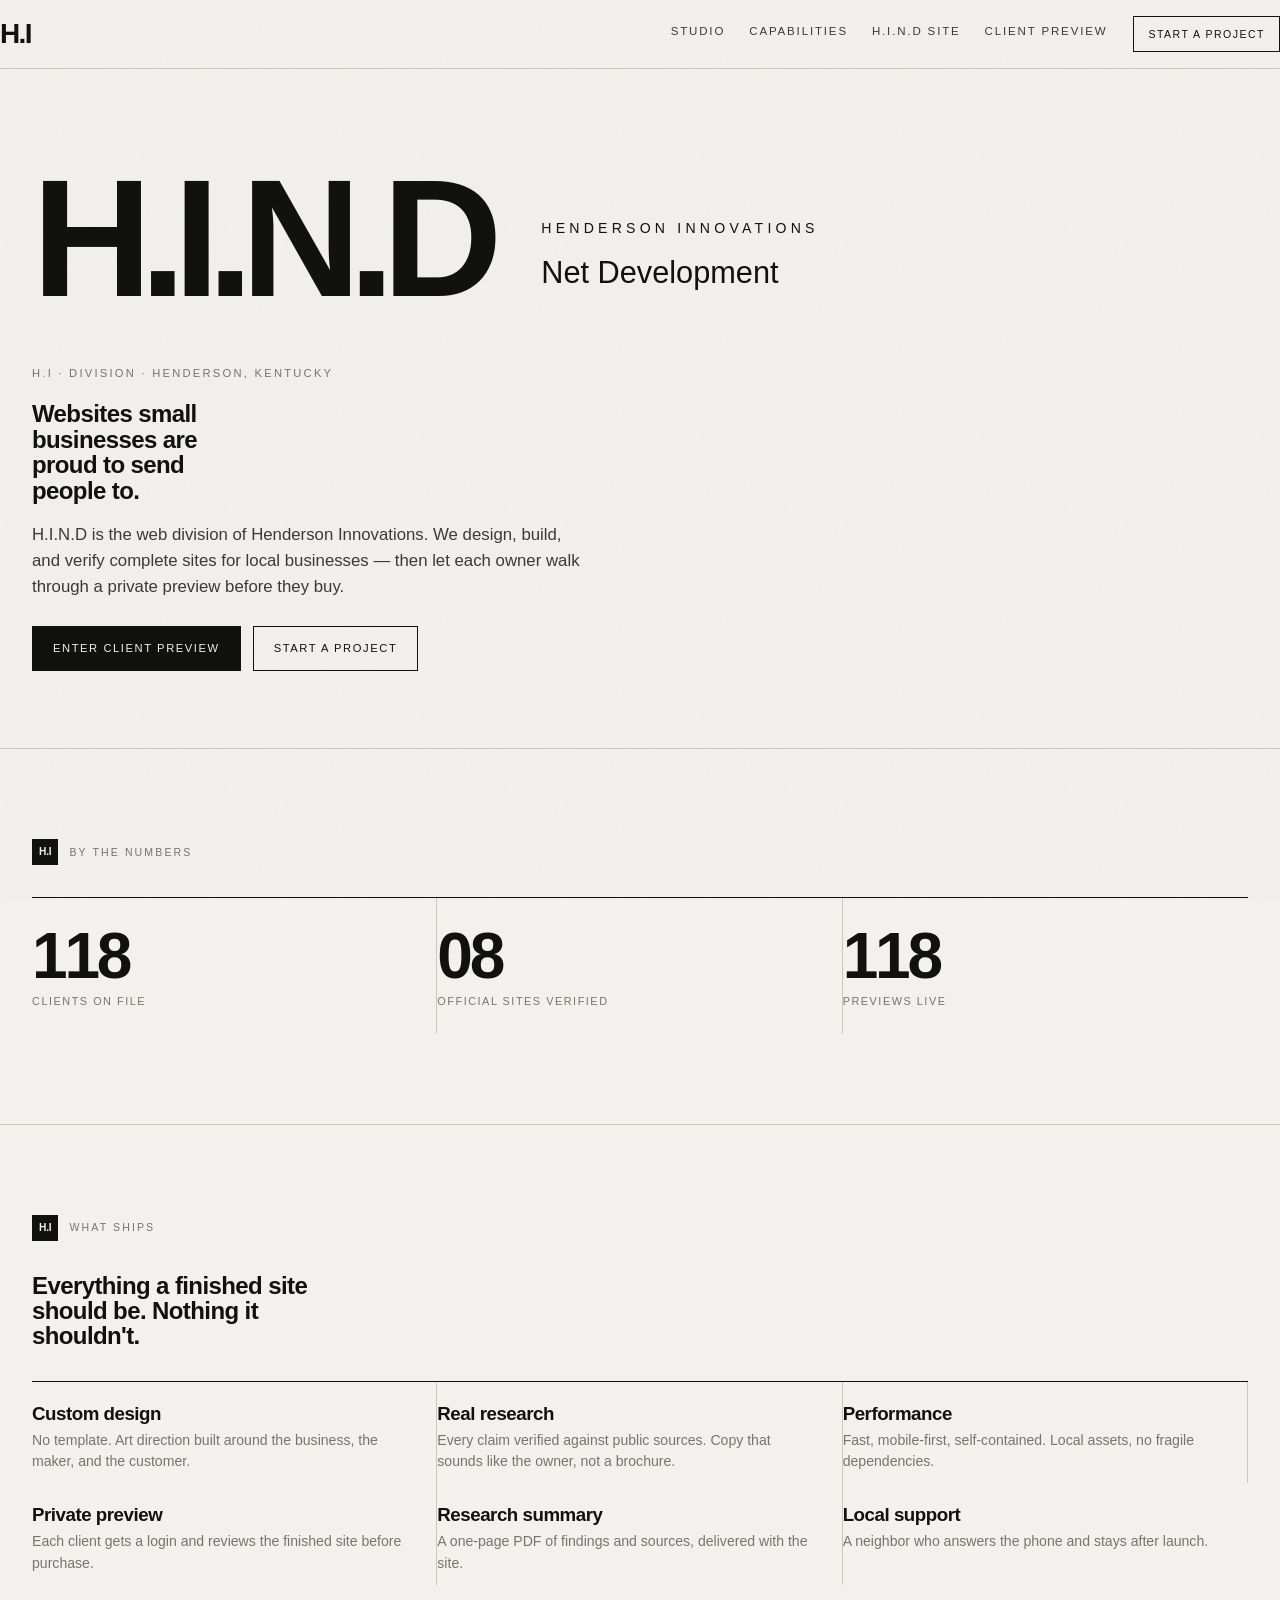
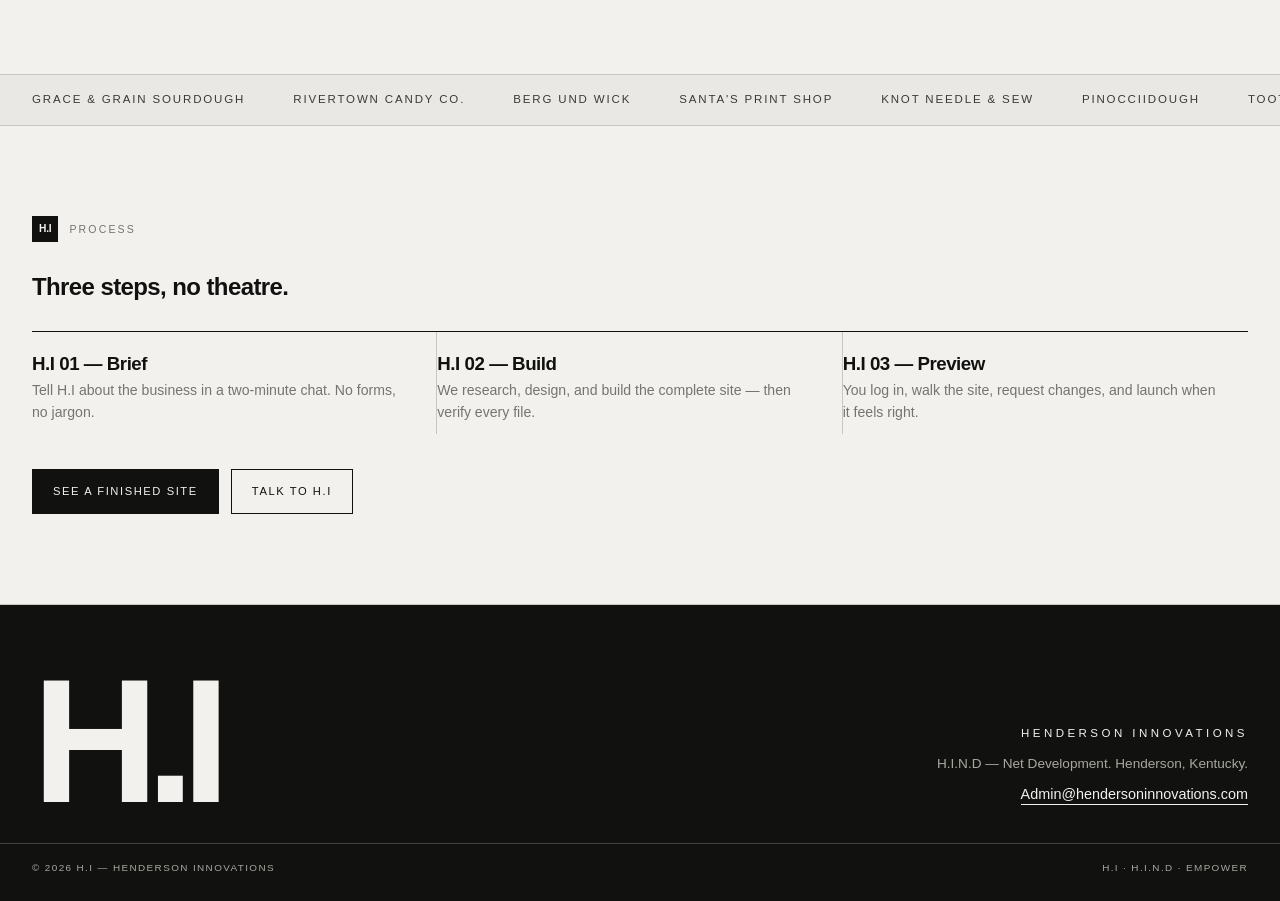
<file: hind.html>
<!doctype html>
<html lang="en">
<head>
<meta charset="utf-8">
<meta name="viewport" content="width=device-width, initial-scale=1">
<meta name="theme-color" content="#f2f1ee">
<meta name="color-scheme" content="light">
<title>H.I.N.D Site — Henderson Innovations Net Development</title>
<meta name="description" content="H.I.N.D — Henderson Innovations Net Development. Premium websites for small business, previewed before purchase.">
<link rel="icon" href="data:image/svg+xml,%3Csvg xmlns='http://www.w3.org/2000/svg' viewBox='0 0 64 64'%3E%3Crect width='64' height='64' fill='%23f2f1ee'/%3E%3Ctext x='32' y='46' font-family='Helvetica,Arial,sans-serif' font-size='30' font-weight='700' text-anchor='middle' fill='%23111'%3EH.I%3C/text%3E%3C/svg%3E">
<link rel="stylesheet" href="./styles.css">
<link rel="canonical" href="https://hendersoninnovations.com/hind.html">
<meta name="robots" content="index, follow">
<link rel="icon" type="image/png" sizes="32x32" href="/favicon-32x32.png">
<link rel="icon" type="image/png" sizes="512x512" href="/icon-512x512.png">
<link rel="apple-touch-icon" href="/apple-touch-icon.png">
<meta property="og:type" content="website">
<meta property="og:site_name" content="Henderson Innovations">
<meta property="og:title" content="H.I.N.D Site — Henderson Innovations Net Development">
<meta property="og:description" content="H.I.N.D — Henderson Innovations Net Development. Premium websites for small business, previewed before purchase.">
<meta property="og:url" content="https://hendersoninnovations.com/hind.html">
<meta property="og:image" content="https://hendersoninnovations.com/og.png">
<meta property="og:image:width" content="1200">
<meta property="og:image:height" content="630">
<meta property="og:image:alt" content="H.I — Henderson Innovations wordmark on paper">
<meta name="twitter:card" content="summary_large_image">
<meta name="twitter:title" content="H.I.N.D Site — Henderson Innovations Net Development">
<meta name="twitter:description" content="H.I.N.D — the web division of Henderson Innovations. Premium websites for small business, previewed before purchase.">
<meta name="twitter:image" content="https://hendersoninnovations.com/og.png">
<script type="application/ld+json">{"@context":"https://schema.org","@graph":[{"@type":"Organization","@id":"https://hendersoninnovations.com/#org","name":"Henderson Innovations","alternateName":"H.I","url":"https://hendersoninnovations.com/","email":"Admin@hendersoninnovations.com","logo":"https://hendersoninnovations.com/icon-512x512.png"},{"@type":"WebSite","@id":"https://hendersoninnovations.com/#website","url":"https://hendersoninnovations.com/","name":"H.I \u2014 Henderson Innovations","publisher":{"@id":"https://hendersoninnovations.com/#org"}},{"@type":"WebPage","@id":"https://hendersoninnovations.com/hind.html#page","url":"https://hendersoninnovations.com/hind.html","name":"H.I.N.D Site \u2014 Henderson Innovations Net Development","description":"H.I.N.D \u2014 Henderson Innovations Net Development. Premium websites for small business, previewed before purchase.","isPartOf":{"@id":"https://hendersoninnovations.com/#website"},"about":{"@id":"https://hendersoninnovations.com/#org"},"inLanguage":"en-US"}]}</script>
</head>
<body class="doc">

<a class="skip-link" href="#main">Skip to content</a>
<div class="grain" aria-hidden="true"></div>

<header class="topbar">
  <div class="container nav">
    <a class="brand" href="index.html" aria-label="H.I home"><span class="brand-mark">H.I</span></a>
    <nav class="nav-links" aria-label="Primary">
      <a href="index.html">Studio</a>
      <a href="index.html#capabilities">Capabilities</a>
      <a href="hind.html" aria-current="page">H.I.N.D Site</a>
      <a href="./client-preview/">Client Preview</a>
    </nav>
    <a class="nav-cta" href="index.html#contact">Start a project</a>
  </div>
</header>

<main id="main">

  <section class="doc-hero">
    <div class="container">
      <div class="doc-lockup">
        <span class="doc-mark">H.I.N.D</span>
        <div class="doc-meta">
          <p class="doc-name">Henderson Innovations</p>
          <p class="doc-sub">Net Development</p>
        </div>
      </div>
      <p class="eyebrow">H.I · Division · Henderson, Kentucky</p>
      <h1>Websites small businesses are proud to send people to.</h1>
      <p class="lede">H.I.N.D is the web division of Henderson Innovations. We design, build, and verify complete sites for local businesses — then let each owner walk through a private preview before they buy.</p>
      <div class="doc-actions">
        <a class="btn btn-solid" href="./client-preview/">Enter client preview</a>
        <a class="btn btn-line" href="index.html#contact">Start a project</a>
      </div>
    </div>
  </section>

  <section class="doc-section" aria-label="H.I.N.D numbers">
    <div class="container">
      <div class="doc-label"><span>H.I</span> By the numbers</div>
      <div class="stat-band" style="border-bottom:0">
        <div><strong>118</strong><span>clients on file</span></div>
        <div><strong>08</strong><span>official sites verified</span></div>
        <div><strong>118</strong><span>previews live</span></div>
      </div>
    </div>
  </section>

  <section class="doc-section">
    <div class="container">
      <div class="doc-label"><span>H.I</span> What ships</div>
      <h2>Everything a finished site should be. Nothing it shouldn't.</h2>
      <div class="doc-grid">
        <div><h3>Custom design</h3><p>No template. Art direction built around the business, the maker, and the customer.</p></div>
        <div><h3>Real research</h3><p>Every claim verified against public sources. Copy that sounds like the owner, not a brochure.</p></div>
        <div><h3>Performance</h3><p>Fast, mobile-first, self-contained. Local assets, no fragile dependencies.</p></div>
        <div><h3>Private preview</h3><p>Each client gets a login and reviews the finished site before purchase.</p></div>
        <div><h3>Research summary</h3><p>A one-page PDF of findings and sources, delivered with the site.</p></div>
        <div><h3>Local support</h3><p>A neighbor who answers the phone and stays after launch.</p></div>
      </div>
    </div>
  </section>

  <div class="client-marquee" aria-hidden="true">
    <div class="client-track">
      <span>Grace &amp; Grain Sourdough</span><span>Rivertown Candy Co.</span><span>Berg Und Wick</span><span>Santa's Print Shop</span>
      <span>Knot Needle &amp; Sew</span><span>Pinocciidough</span><span>Tootie's Kettlecrack</span><span>Kimmie Some Sugar</span>
      <span>Dogwood Cove Creations</span><span>Carrie &amp; Denise</span><span>Heavens Crunchie Munchies</span><span>Threads by Jess</span>
      <span>Grace &amp; Grain Sourdough</span><span>Rivertown Candy Co.</span><span>Berg Und Wick</span><span>Santa's Print Shop</span>
      <span>Knot Needle &amp; Sew</span><span>Pinocciidough</span><span>Tootie's Kettlecrack</span><span>Kimmie Some Sugar</span>
      <span>Dogwood Cove Creations</span><span>Carrie &amp; Denise</span><span>Heavens Crunchie Munchies</span><span>Threads by Jess</span>
    </div>
  </div>

  <section class="doc-section">
    <div class="container">
      <div class="doc-label"><span>H.I</span> Process</div>
      <h2>Three steps, no theatre.</h2>
      <div class="doc-grid">
        <div><h3>H.I 01 — Brief</h3><p>Tell H.I about the business in a two-minute chat. No forms, no jargon.</p></div>
        <div><h3>H.I 02 — Build</h3><p>We research, design, and build the complete site — then verify every file.</p></div>
        <div><h3>H.I 03 — Preview</h3><p>You log in, walk the site, request changes, and launch when it feels right.</p></div>
      </div>
      <div class="doc-actions" style="margin-top:2.2rem">
        <a class="btn btn-solid" href="./client-preview/">See a finished site</a>
        <a class="btn btn-line" href="index.html#contact">Talk to H.I</a>
      </div>
    </div>
  </section>

</main>

<footer class="doc-footer">
  <div class="container footer-top">
    <span class="footer-mark" aria-hidden="true">H.I</span>
    <div class="footer-meta">
      <div class="footer-brand">Henderson Innovations</div>
      <p class="footer-copy">H.I.N.D — Net Development. Henderson, Kentucky.</p>
      <a class="footer-mail" href="mailto:Admin@hendersoninnovations.com">Admin@hendersoninnovations.com</a>
    </div>
  </div>
  <div class="container footer-bottom">
    <span>© <span id="year"></span> H.I — Henderson Innovations</span>
    <span>H.I · H.I.N.D · Empower</span>
  </div>
</footer>

<script>
  document.getElementById("year").textContent = new Date().getFullYear();
</script>
</body>
</html>
</file>
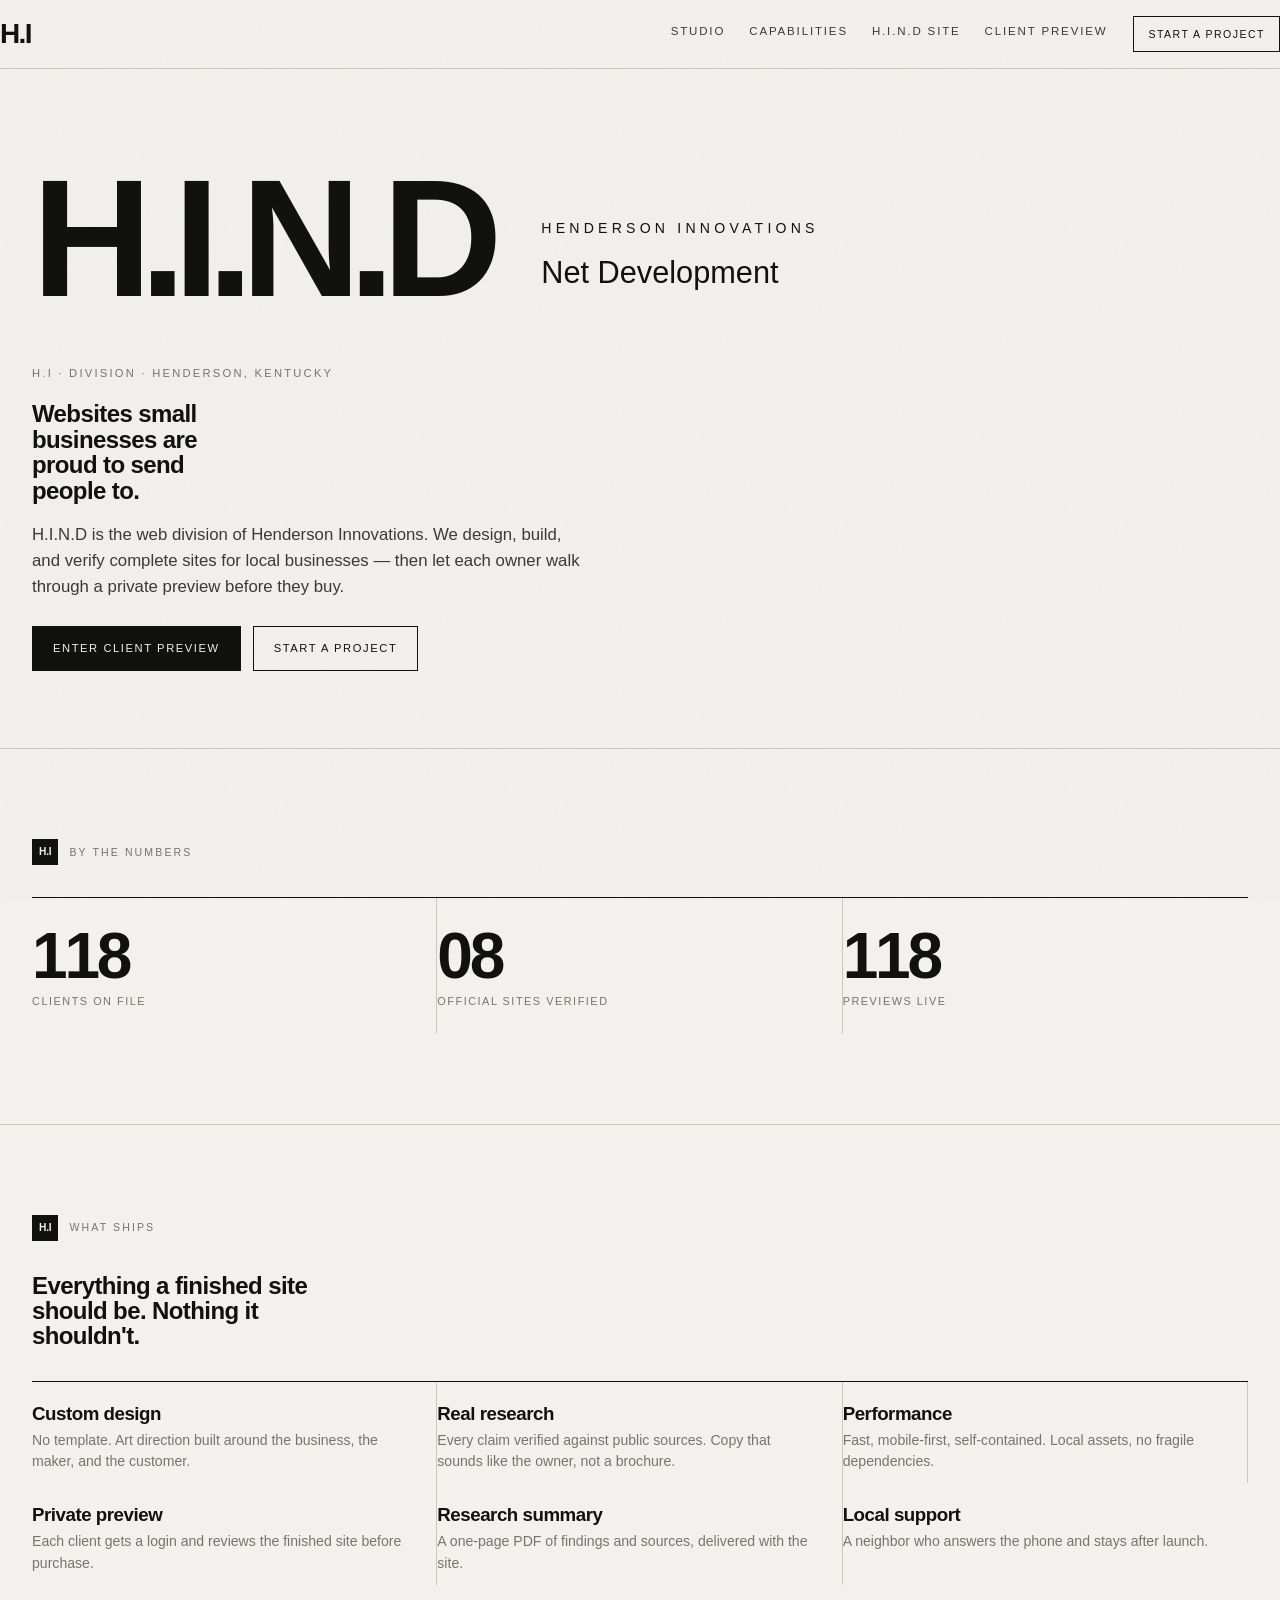
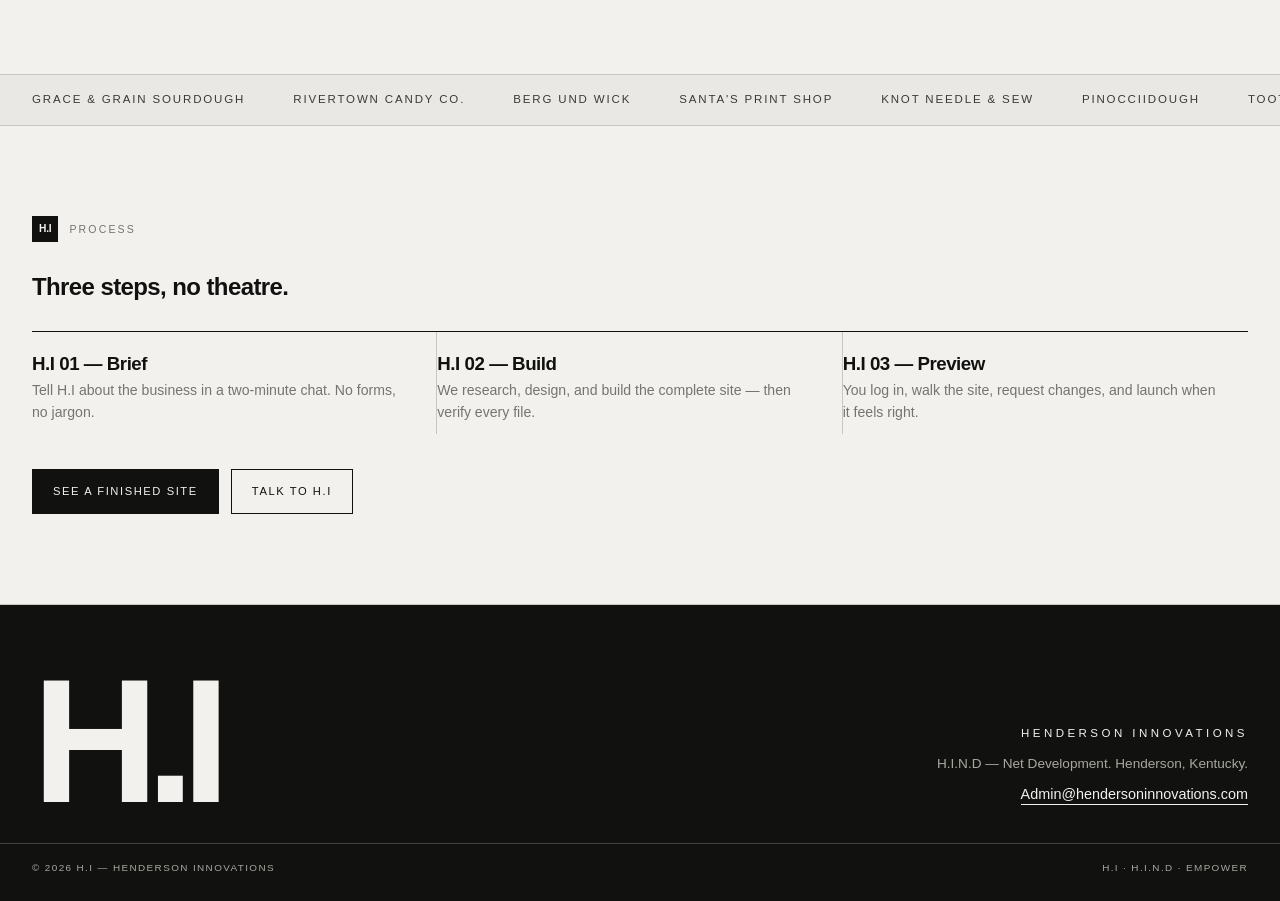
<file: ops/good-deploy/hind.html>
<!doctype html>
<html lang="en">
<head>
<meta charset="utf-8">
<meta name="viewport" content="width=device-width, initial-scale=1">
<meta name="theme-color" content="#f2f1ee">
<meta name="color-scheme" content="light">
<title>H.I.N.D Site — Henderson Innovations Net Development</title>
<meta name="description" content="H.I.N.D — Henderson Innovations Net Development. Premium websites for small business, previewed before purchase.">
<link rel="icon" href="data:image/svg+xml,%3Csvg xmlns='http://www.w3.org/2000/svg' viewBox='0 0 64 64'%3E%3Crect width='64' height='64' fill='%23f2f1ee'/%3E%3Ctext x='32' y='46' font-family='Helvetica,Arial,sans-serif' font-size='30' font-weight='700' text-anchor='middle' fill='%23111'%3EH.I%3C/text%3E%3C/svg%3E">
<link rel="stylesheet" href="./styles.css">
</head>
<body class="doc">

<a class="skip-link" href="#main">Skip to content</a>
<div class="grain" aria-hidden="true"></div>

<header class="topbar">
  <div class="container nav">
    <a class="brand" href="index.html" aria-label="H.I home"><span class="brand-mark">H.I</span></a>
    <nav class="nav-links" aria-label="Primary">
      <a href="index.html">Studio</a>
      <a href="index.html#capabilities">Capabilities</a>
      <a href="hind.html" aria-current="page">H.I.N.D Site</a>
      <a href="./client-preview/">Client Preview</a>
    </nav>
    <a class="nav-cta" href="index.html#contact">Start a project</a>
  </div>
</header>

<main id="main">

  <section class="doc-hero">
    <div class="container">
      <div class="doc-lockup">
        <span class="doc-mark">H.I.N.D</span>
        <div class="doc-meta">
          <p class="doc-name">Henderson Innovations</p>
          <p class="doc-sub">Net Development</p>
        </div>
      </div>
      <p class="eyebrow">H.I · Division · Henderson, Kentucky</p>
      <h1>Websites small businesses are proud to send people to.</h1>
      <p class="lede">H.I.N.D is the web division of Henderson Innovations. We design, build, and verify complete sites for local businesses — then let each owner walk through a private preview before they buy.</p>
      <div class="doc-actions">
        <a class="btn btn-solid" href="./client-preview/">Enter client preview</a>
        <a class="btn btn-line" href="index.html#contact">Start a project</a>
      </div>
    </div>
  </section>

  <section class="doc-section" aria-label="H.I.N.D numbers">
    <div class="container">
      <div class="doc-label"><span>H.I</span> By the numbers</div>
      <div class="stat-band" style="border-bottom:0">
        <div><strong>118</strong><span>clients on file</span></div>
        <div><strong>08</strong><span>official sites verified</span></div>
        <div><strong>118</strong><span>previews live</span></div>
      </div>
    </div>
  </section>

  <section class="doc-section">
    <div class="container">
      <div class="doc-label"><span>H.I</span> What ships</div>
      <h2>Everything a finished site should be. Nothing it shouldn't.</h2>
      <div class="doc-grid">
        <div><h3>Custom design</h3><p>No template. Art direction built around the business, the maker, and the customer.</p></div>
        <div><h3>Real research</h3><p>Every claim verified against public sources. Copy that sounds like the owner, not a brochure.</p></div>
        <div><h3>Performance</h3><p>Fast, mobile-first, self-contained. Local assets, no fragile dependencies.</p></div>
        <div><h3>Private preview</h3><p>Each client gets a login and reviews the finished site before purchase.</p></div>
        <div><h3>Research summary</h3><p>A one-page PDF of findings and sources, delivered with the site.</p></div>
        <div><h3>Local support</h3><p>A neighbor who answers the phone and stays after launch.</p></div>
      </div>
    </div>
  </section>

  <div class="client-marquee" aria-hidden="true">
    <div class="client-track">
      <span>Grace &amp; Grain Sourdough</span><span>Rivertown Candy Co.</span><span>Berg Und Wick</span><span>Santa's Print Shop</span>
      <span>Knot Needle &amp; Sew</span><span>Pinocciidough</span><span>Tootie's Kettlecrack</span><span>Kimmie Some Sugar</span>
      <span>Dogwood Cove Creations</span><span>Carrie &amp; Denise</span><span>Heavens Crunchie Munchies</span><span>Threads by Jess</span>
      <span>Grace &amp; Grain Sourdough</span><span>Rivertown Candy Co.</span><span>Berg Und Wick</span><span>Santa's Print Shop</span>
      <span>Knot Needle &amp; Sew</span><span>Pinocciidough</span><span>Tootie's Kettlecrack</span><span>Kimmie Some Sugar</span>
      <span>Dogwood Cove Creations</span><span>Carrie &amp; Denise</span><span>Heavens Crunchie Munchies</span><span>Threads by Jess</span>
    </div>
  </div>

  <section class="doc-section">
    <div class="container">
      <div class="doc-label"><span>H.I</span> Process</div>
      <h2>Three steps, no theatre.</h2>
      <div class="doc-grid">
        <div><h3>H.I 01 — Brief</h3><p>Tell H.I about the business in a two-minute chat. No forms, no jargon.</p></div>
        <div><h3>H.I 02 — Build</h3><p>We research, design, and build the complete site — then verify every file.</p></div>
        <div><h3>H.I 03 — Preview</h3><p>You log in, walk the site, request changes, and launch when it feels right.</p></div>
      </div>
      <div class="doc-actions" style="margin-top:2.2rem">
        <a class="btn btn-solid" href="./client-preview/">See a finished site</a>
        <a class="btn btn-line" href="index.html#contact">Talk to H.I</a>
      </div>
    </div>
  </section>

</main>

<footer class="doc-footer">
  <div class="container footer-top">
    <span class="footer-mark" aria-hidden="true">H.I</span>
    <div class="footer-meta">
      <div class="footer-brand">Henderson Innovations</div>
      <p class="footer-copy">H.I.N.D — Net Development. Henderson, Kentucky.</p>
      <a class="footer-mail" href="mailto:Admin@hendersoninnovations.com">Admin@hendersoninnovations.com</a>
    </div>
  </div>
  <div class="container footer-bottom">
    <span>© <span id="year"></span> H.I — Henderson Innovations</span>
    <span>H.I · H.I.N.D · Empower</span>
  </div>
</footer>

<script>
  document.getElementById("year").textContent = new Date().getFullYear();
</script>
</body>
</html>
</file>
<file: styles.css>
/* H.I — Henderson Innovations
   Monochrome editorial system. Paper, ink, hairlines, a neural index. */

:root{
  --paper:#f2f1ee;
  --paper-2:#e9e8e4;
  --ink:#111110;
  --ink-soft:#3a3a37;
  --muted:#76746e;
  --line:#c9c7c0;
  --line-strong:#111110;
  --max:1360px;
  --sans:"Helvetica Neue", Helvetica, Arial, "Segoe UI", sans-serif;
}

*{box-sizing:border-box}
html{scroll-behavior:smooth}
body{
  margin:0;
  font-family:var(--sans);
  color:var(--ink);
  background:var(--paper);
  line-height:1.55;
  -webkit-font-smoothing:antialiased;
  text-rendering:optimizeLegibility;
}
body.net-body{height:100vh;overflow:hidden}
::selection{background:var(--ink);color:var(--paper)}
img{max-width:100%;display:block}
a{color:inherit;text-decoration:none}
button{font:inherit;cursor:pointer;border:none;background:none;color:inherit}
ul,ol{margin:0;padding:0;list-style:none}
h1,h2,h3{font-weight:600;line-height:1.06;margin:0;letter-spacing:-.025em}
p{margin:0 0 1rem;color:var(--ink-soft)}
em{font-style:normal;border-bottom:2px solid var(--ink)}
[hidden]{display:none !important}

.grain{
  position:fixed;inset:0;z-index:999;pointer-events:none;opacity:.2;
  background-image:url("data:image/svg+xml,%3Csvg xmlns='http://www.w3.org/2000/svg' width='140' height='140'%3E%3Cfilter id='n'%3E%3CfeTurbulence type='fractalNoise' baseFrequency='.85' numOctaves='3' stitchTiles='stitch'/%3E%3C/filter%3E%3Crect width='140' height='140' filter='url(%23n)' opacity='.28'/%3E%3C/svg%3E");
  mix-blend-mode:multiply;
}

.container{max-width:var(--max);margin:0 auto;padding:0 32px}
.skip-link{position:absolute;left:-9999px;top:0;background:var(--ink);color:var(--paper);padding:10px 14px;z-index:1000}
.skip-link:focus{left:0}

/* ---------------- neural canvas ---------------- */
#hi-net{position:fixed;inset:0;width:100%;height:100%;z-index:0;pointer-events:none}

.net-header{
  position:fixed;top:0;left:0;right:0;z-index:20;
  display:flex;align-items:center;gap:24px;
  padding:20px 32px;pointer-events:none;
}
.net-header a{pointer-events:auto}
.brand{display:flex;align-items:baseline}
.brand-mark{font-size:1.75rem;font-weight:700;letter-spacing:-.06em;line-height:1}
.net-tagline{
  margin:0 auto 0 8px;font-size:.7rem;letter-spacing:.18em;text-transform:uppercase;
  color:var(--muted);white-space:nowrap;overflow:hidden;text-overflow:ellipsis;
}
.net-mail{font-size:.7rem;letter-spacing:.06em;color:var(--ink-soft);border-bottom:1px solid transparent}
.net-mail:hover{border-color:var(--ink)}

.node-labels{position:fixed;inset:0;z-index:6;pointer-events:none}
.node-label{
  position:absolute;display:inline-flex;align-items:center;gap:9px;
  transform:translate(-50%,-50%) scale(var(--s,1));
  transform-origin:center;white-space:nowrap;pointer-events:auto;
  padding:8px 12px;border:1px solid var(--line-strong);background:rgba(242,241,238,.9);
  font-size:.67rem;letter-spacing:.16em;text-transform:uppercase;
  transition:background .2s,color .2s,border-color .2s,opacity .2s;
  backdrop-filter:blur(6px);
}
.node-label:hover{background:var(--ink);color:var(--paper)}
.node-dot{width:5px;height:5px;border-radius:50%;background:var(--ink);flex:0 0 auto}
.node-label:hover .node-dot{background:var(--paper)}
.node-hi{display:none;font-weight:700;letter-spacing:-.04em;font-size:.6rem;opacity:.65}
.node-label.is-active{background:var(--ink);color:var(--paper);border-color:var(--ink)}
.node-label.is-active .node-dot{background:var(--paper);box-shadow:0 0 0 3px rgba(242,241,238,.16)}
.node-label.is-active .node-hi{display:inline}

/* ---------------- panel ---------------- */
.panel{
  position:fixed;z-index:10;right:4vw;top:50%;transform:translateY(-50%);
  width:min(44vw,570px);max-height:76vh;overflow:auto;
  background:rgba(242,241,238,.93);backdrop-filter:blur(18px);
  border:1px solid var(--line-strong);
  padding:34px 36px 30px;
  box-shadow:0 40px 90px -60px rgba(17,17,16,.45);
  scrollbar-width:thin;
}
.panel-label{
  display:flex;align-items:center;gap:11px;margin-bottom:22px;
  font-size:.66rem;letter-spacing:.2em;text-transform:uppercase;color:var(--muted);
}
.panel-label span{
  display:inline-grid;place-items:center;background:var(--ink);color:var(--paper);
  font-size:.64rem;font-weight:700;letter-spacing:-.02em;padding:5px 7px;
}
.panel h1{font-size:clamp(1.9rem,2.6vw,2.7rem);margin-bottom:1.1rem;letter-spacing:-.035em}
.panel h2{font-size:clamp(1.7rem,2.4vw,2.4rem);margin-bottom:1rem;letter-spacing:-.03em}
.panel p{font-size:.94rem;max-width:52ch;margin-bottom:.9rem}
.panel-view{animation:none}
.panel-enter{animation:panelIn .5s cubic-bezier(.2,.7,.2,1) both}
@keyframes panelIn{from{opacity:0;transform:translateY(10px)}to{opacity:1;transform:none}}

.panel-facts{margin-top:1.2rem;border-top:1px solid var(--line)}
.panel-facts li{
  display:flex;gap:14px;padding:10px 0;border-bottom:1px solid var(--line);
  font-size:.86rem;color:var(--ink-soft);
}
.panel-facts span{font-size:.68rem;letter-spacing:.14em;color:var(--muted);padding-top:2px}

.cap-list{border-top:1px solid var(--line-strong);margin-top:1.2rem}
.cap-list li{display:flex;align-items:center;gap:18px;padding:14px 0;border-bottom:1px solid var(--line)}
.cap-list li>span{font-size:.66rem;letter-spacing:.14em;color:var(--muted);width:52px;flex:0 0 auto}
.cap-list li>div{flex:1;min-width:0}
.cap-list h3{font-size:1rem;margin-bottom:2px}
.cap-list p{font-size:.82rem;margin:0;color:var(--muted)}
.cap-go{
  font-size:1rem;width:34px;height:34px;display:grid;place-items:center;
  border:1px solid var(--line);transition:background .2s,color .2s,border-color .2s;flex:0 0 auto;
}
.cap-go:hover{background:var(--ink);color:var(--paper);border-color:var(--ink)}

.hind-word{letter-spacing:-.05em}
.panel-sub{font-size:.92rem;color:var(--ink);margin-bottom:1rem}
.stat-row{display:grid;grid-template-columns:repeat(3,1fr);border-top:1px solid var(--line-strong);margin:1.4rem 0}
.stat-row>div{padding:14px 14px 12px 0;border-right:1px solid var(--line)}
.stat-row>div:last-child{border-right:0}
.stat-row strong{display:block;font-size:1.9rem;font-weight:600;letter-spacing:-.04em;line-height:1}
.stat-row span{font-size:.68rem;letter-spacing:.12em;text-transform:uppercase;color:var(--muted)}
.panel-actions{display:flex;gap:10px;flex-wrap:wrap;margin-top:1.3rem}
.fine{font-size:.76rem;color:var(--muted);margin-top:1.2rem}
.fine a{border-bottom:1px solid var(--ink);color:var(--ink)}

/* ---------------- buttons ---------------- */
.btn{
  display:inline-flex;align-items:center;gap:10px;justify-content:center;
  padding:13px 20px;font-size:.7rem;letter-spacing:.14em;text-transform:uppercase;
  border:1px solid var(--ink);transition:background .2s,color .2s,transform .2s;
}
.btn-solid{background:var(--ink);color:var(--paper)}
.btn-solid:hover{transform:translateY(-2px)}
.btn-line{background:transparent;color:var(--ink)}
.btn-line:hover{background:var(--ink);color:var(--paper)}

/* ---------------- chat ---------------- */
.panel-view--chat h2{margin-bottom:1rem}
.chat-widget{border:1px solid var(--line-strong);display:flex;flex-direction:column;height:340px;background:var(--paper)}
.chat-header{display:flex;align-items:center;gap:12px;padding:12px 14px;border-bottom:1px solid var(--line-strong)}
.chat-avatar{width:38px;height:38px;display:grid;place-items:center;background:var(--ink);color:var(--paper);font-size:.66rem;font-weight:700;letter-spacing:-.04em}
.chat-title{font-size:.84rem;font-weight:600}
.chat-status{font-size:.66rem;color:var(--muted);display:flex;align-items:center;gap:6px}
.dot{width:5px;height:5px;background:var(--ink);display:inline-block;border-radius:50%}
.chat-reset{margin-left:auto;font-size:.62rem;letter-spacing:.12em;text-transform:uppercase;color:var(--muted);border-bottom:1px solid transparent}
.chat-reset:hover{color:var(--ink);border-color:var(--ink)}
.chat-messages{flex:1;overflow-y:auto;padding:14px;display:flex;flex-direction:column;gap:9px}
.msg{max-width:86%;padding:9px 12px;font-size:.84rem;line-height:1.45;animation:pop .2s ease}
.msg.bot{align-self:flex-start;background:var(--paper-2);color:var(--ink);border:1px solid var(--line)}
.msg.user{align-self:flex-end;background:var(--ink);color:var(--paper)}
.msg.typing{align-self:flex-start;background:transparent;border:1px dashed var(--line);color:var(--muted);font-size:.78rem}
.msg a{color:inherit;text-decoration:underline;text-underline-offset:3px}
@keyframes pop{from{opacity:0;transform:translateY(4px)}to{opacity:1;transform:none}}
.chat-input-row{display:flex;border-top:1px solid var(--line-strong)}
#chatInput{flex:1;padding:13px 14px;border:0;background:transparent;font:inherit;font-size:.86rem;outline:none;color:var(--ink)}
#chatInput::placeholder{color:var(--muted)}
.chat-send{padding:0 20px;background:var(--ink);color:var(--paper);font-size:.64rem;letter-spacing:.14em;text-transform:uppercase}
.chat-send:hover{opacity:.85}
.summary{background:var(--paper-2);border:1px solid var(--line);padding:12px 14px;font-size:.8rem;white-space:pre-wrap;margin-top:6px;overflow-x:auto}
.summary-actions{display:flex;gap:8px;margin-top:8px;flex-wrap:wrap}
.summary-actions .btn{padding:8px 12px;font-size:.62rem}
.msg .btn-primary,.summary-actions .btn-primary{background:var(--ink);color:var(--paper);border:1px solid var(--ink)}
.msg .btn-ghost,.summary-actions .btn-ghost{background:transparent;color:var(--ink);border:1px solid var(--ink)}

/* ---------------- footer ---------------- */
.net-footer{
  position:fixed;left:0;right:0;bottom:0;z-index:20;
  display:flex;justify-content:space-between;gap:18px;
  padding:14px 32px;font-size:.62rem;letter-spacing:.14em;text-transform:uppercase;color:var(--muted);
  border-top:1px solid var(--line);background:rgba(242,241,238,.86);backdrop-filter:blur(10px);
}
.net-status{display:flex;align-items:center;gap:8px;color:var(--ink-soft)}
.pulse{width:6px;height:6px;border-radius:50%;background:var(--ink);animation:pulse 2.4s ease-in-out infinite}
@keyframes pulse{0%,100%{opacity:.25}50%{opacity:1}}

/* ---------------- document pages (H.I.N.D) ---------------- */
.doc{overflow-x:hidden}
.doc .topbar{position:sticky;top:0;z-index:50;background:rgba(242,241,238,.92);backdrop-filter:blur(10px);border-bottom:1px solid var(--line)}
.nav{display:flex;align-items:center;gap:26px;padding:16px 0}
.nav-links{display:flex;gap:24px;margin-left:auto;font-size:.72rem;letter-spacing:.16em;text-transform:uppercase}
.nav-links a{color:var(--ink-soft);padding-bottom:3px;border-bottom:1px solid transparent}
.nav-links a:hover{color:var(--ink);border-color:var(--ink)}
.nav-cta{font-size:.66rem;letter-spacing:.14em;text-transform:uppercase;border:1px solid var(--ink);padding:9px 14px}
.nav-cta:hover{background:var(--ink);color:var(--paper)}

.doc-hero{padding:clamp(48px,8vw,110px) 0 clamp(40px,6vw,80px);border-bottom:1px solid var(--line)}
.doc-lockup{display:flex;align-items:flex-end;gap:clamp(24px,4vw,64px);flex-wrap:wrap;margin-bottom:clamp(30px,5vw,60px)}
.doc-mark{font-size:clamp(4.5rem,13vw,12rem);line-height:.8;font-weight:700;letter-spacing:-.075em}
.doc-meta{padding-bottom:8px}
.doc-name{font-size:clamp(.72rem,1.1vw,.9rem);letter-spacing:.3em;text-transform:uppercase;margin:0 0 .6rem;color:var(--ink)}
.doc-sub{font-size:clamp(1.2rem,2.4vw,2rem);font-weight:300;margin:0;color:var(--ink)}
.doc-hero h1{max-width:16ch;margin:1.2rem 0 1.2rem}
.doc-hero .lede{font-size:1.05rem;max-width:60ch}
.eyebrow{font-size:.7rem;letter-spacing:.2em;text-transform:uppercase;color:var(--muted);margin:0 0 1rem}
.doc-actions{display:flex;gap:12px;flex-wrap:wrap;margin-top:1.6rem}

.doc-section{padding:clamp(56px,7vw,96px) 0;border-bottom:1px solid var(--line)}
.doc-label{display:flex;align-items:center;gap:11px;margin-bottom:2rem;font-size:.66rem;letter-spacing:.2em;text-transform:uppercase;color:var(--muted)}
.doc-label span{background:var(--ink);color:var(--paper);padding:5px 7px;font-weight:700;letter-spacing:-.02em;font-size:.64rem}
.doc-section h2{max-width:22ch;margin-bottom:2rem}
.doc-grid{display:grid;grid-template-columns:repeat(3,1fr);border-top:1px solid var(--line-strong)}
.doc-grid>div{padding:22px 26px 10px 0;border-right:1px solid var(--line)}
.doc-grid>div:last-child{border-right:0}
.doc-grid h3{margin-bottom:6px}
.doc-grid p{font-size:.88rem;margin:0;color:var(--muted)}

.stat-band{display:grid;grid-template-columns:repeat(3,1fr);border-top:1px solid var(--line-strong);border-bottom:1px solid var(--line)}
.stat-band>div{padding:26px 26px 22px 0;border-right:1px solid var(--line)}
.stat-band>div:last-child{border-right:0}
.stat-band strong{display:block;font-size:clamp(2.2rem,5vw,4rem);font-weight:600;letter-spacing:-.05em;line-height:1}
.stat-band span{font-size:.68rem;letter-spacing:.14em;text-transform:uppercase;color:var(--muted)}

.client-marquee{overflow:hidden;border-bottom:1px solid var(--line);padding:16px 0;background:var(--paper-2)}
.client-track{display:flex;gap:48px;width:max-content;animation:marquee 60s linear infinite;white-space:nowrap;font-size:.72rem;letter-spacing:.16em;text-transform:uppercase;color:var(--ink-soft);padding-left:32px}
@keyframes marquee{from{transform:translateX(0)}to{transform:translateX(-50%)}}

.doc-footer{background:var(--ink);color:var(--paper);padding:clamp(40px,6vw,70px) 0 26px}
.doc-footer .footer-top{display:flex;align-items:flex-end;justify-content:space-between;gap:32px;flex-wrap:wrap;margin-bottom:36px}
.doc-footer .footer-mark{font-size:clamp(5rem,14vw,11rem);font-weight:700;letter-spacing:-.075em;line-height:.75}
.doc-footer .footer-meta{text-align:right}
.doc-footer .footer-brand{font-size:.72rem;letter-spacing:.3em;text-transform:uppercase;margin-bottom:10px}
.doc-footer .footer-copy{color:#a9a7a0;font-size:.85rem;margin:0 0 8px}
.doc-footer .footer-mail{border-bottom:1px solid var(--paper);padding-bottom:2px;font-size:.9rem}
.doc-footer .footer-bottom{display:flex;justify-content:space-between;gap:16px;flex-wrap:wrap;border-top:1px solid rgba(242,241,238,.22);padding-top:16px;font-size:.62rem;letter-spacing:.14em;text-transform:uppercase;color:#a9a7a0}

/* ---------------- focus ---------------- */
a:focus-visible,button:focus-visible,input:focus-visible{outline:1px solid var(--ink);outline-offset:3px}
.doc-footer a:focus-visible{outline-color:var(--paper)}

/* ---------------- responsive ---------------- */
@media (max-width:1100px){
  .panel{width:min(48vw,540px);right:3vw;padding:28px 30px}
  .net-tagline{display:none}
}
@media (max-width:900px){
  body.net-body{overflow:auto}
  .panel{
    position:fixed;left:0;right:0;bottom:44px;top:auto;transform:none;
    width:100%;max-height:56vh;border-left:0;border-right:0;
  }
  .net-footer{position:fixed}
  .node-label{padding:7px 10px;font-size:.6rem}
  .doc-grid,.stat-band{grid-template-columns:1fr}
  .doc-grid>div,.stat-band>div{border-right:0;border-top:1px solid var(--line);padding:16px 0}
  .doc-grid>div:first-child,.stat-band>div:first-child{border-top:0}
  .nav-links{display:none}
  .doc-footer .footer-meta{text-align:left}
}
@media (max-width:560px){
  .net-header{padding:16px 20px}
  .net-mail{display:none}
  .panel{padding:22px 20px;max-height:58vh;bottom:40px}
  .net-footer{padding:11px 20px;font-size:.56rem}
  .net-footer span:first-child{display:none}
  .stat-row strong{font-size:1.5rem}
  .nav-cta{display:none}
  .container{padding:0 20px}
}
@media (prefers-reduced-motion:reduce){
  html{scroll-behavior:auto}
  .client-track,.marquee-track{animation:none}
  .msg{animation:none}
  .pulse{animation:none}
  .panel-enter{animation:none}
}

/* mobile — scroll-based hero and sheet */
.mobile-hero{display:none}
@media (max-width:900px){
  body.net-body{height:auto;overflow-y:auto;overflow-x:hidden}
  #hi-net{position:fixed;height:100svh}
  .net-header{
    position:sticky;top:0;z-index:22;padding:14px 20px;gap:10px;
    background:rgba(242,241,238,.94);backdrop-filter:blur(8px);
    border-bottom:1px solid var(--line);
  }
  .brand-mark{font-size:1.55rem}
  .net-tagline,.net-mail{display:none}
  .net-header .brand{margin-right:auto}

  .mobile-tabs{
    display:flex;position:sticky;top:57px;z-index:21;gap:7px;
    padding:9px 16px;overflow-x:auto;scrollbar-width:none;-webkit-overflow-scrolling:touch;
    background:rgba(242,241,238,.96);backdrop-filter:blur(8px);border-bottom:1px solid var(--line);
  }
  .mobile-tabs::-webkit-scrollbar{display:none}
  .mobile-tabs button{
    flex:0 0 auto;white-space:nowrap;font-size:.6rem;letter-spacing:.13em;text-transform:uppercase;
    padding:9px 11px;border:1px solid var(--line);color:var(--ink-soft);background:transparent;
  }
  .mobile-tabs button.is-active{background:var(--ink);color:var(--paper);border-color:var(--ink)}

  .mobile-hero{
    display:flex;flex-direction:column;justify-content:center;
    min-height:calc(88svh - 115px);padding:0 20px 18px;position:relative;z-index:1;pointer-events:none;
  }
  .mh-hi{font-size:clamp(7.5rem,42vw,14rem);line-height:.75;font-weight:700;letter-spacing:-.08em;margin:0;color:var(--ink)}
  .mh-rule{display:block;height:1px;background:var(--ink);width:100%;margin:20px 0 16px}
  .mh-name{font-size:.68rem;letter-spacing:.32em;text-transform:uppercase;margin:0 0 6px;color:var(--ink)}
  .mh-sub{font-size:clamp(1.5rem,7vw,2.2rem);font-weight:300;margin:0;color:var(--ink)}
  .mh-hint{margin:auto 0 10px;font-size:.6rem;letter-spacing:.2em;text-transform:uppercase;color:var(--muted)}
  .mh-hint span{color:var(--ink)}

  .node-labels{display:none}
  .panel{
    position:relative;z-index:2;left:auto;right:auto;top:auto;bottom:auto;transform:none;
    width:auto;max-height:none;overflow:visible;margin:0 12px 18px;padding:24px 20px 26px;
    background:var(--paper);backdrop-filter:none;box-shadow:none;border:1px solid var(--ink);
    scroll-margin-top:120px;
  }
  .panel h1{font-size:1.62rem;line-height:1.1}
  .panel h2{font-size:1.5rem;line-height:1.12}
  .panel p{font-size:.9rem}
  .panel-label{margin-bottom:16px}
  .panel-actions{flex-direction:column;align-items:stretch}
  .panel-actions .btn{width:100%}
  .stat-row strong{font-size:1.55rem}
  .cap-list li{gap:12px;padding:12px 0}
  .cap-list p{font-size:.78rem}
  .chat-widget{height:330px}
  .net-footer{position:static;background:var(--ink);color:#a9a7a0;border-top:0;padding:16px 20px;font-size:.55rem}
  .net-footer .net-status{color:#d8d6cf}
  .net-footer .pulse{background:var(--paper)}
  .net-footer span:first-child{display:none}
}
@media (max-width:560px){
  .panel{margin:0 0 0;border-left:0;border-right:0;border-bottom:0;padding:22px 20px 26px}
}
</file>
<file: client-preview/portal.css>
/* ==========================================================================
   Henderson Innovations — client preview portal
   Shared by client-preview/index.html and client-preview/viewer.html
   Matches the main site: warm cream, deep teal, Fraunces + Inter.
   ========================================================================== */

:root{
  --cream:#fdfaf5;
  --cream-2:#f4efe6;
  --ink:#1f2a37;
  --ink-soft:#4a5568;
  --muted:#7b8794;
  --teal:#1f6f78;
  --teal-dark:#15535a;
  --teal-light:#8fc7cc;
  --coral:#e07a5f;
  --navy:#141d2b;
  --navy-2:#1b2636;
  --panel-ink:#fbf6ec;
  --line:rgba(31,42,55,.10);
  --font-serif:"Fraunces", Georgia, "Times New Roman", serif;
  --font-sans:"Inter", system-ui, -apple-system, "Segoe UI", Roboto, sans-serif;
}

*{box-sizing:border-box}
html{-webkit-text-size-adjust:100%}
body{
  margin:0;
  font-family:var(--font-sans);
  color:var(--ink);
  background:var(--cream);
  line-height:1.6;
  -webkit-font-smoothing:antialiased;
  text-rendering:optimizeLegibility;
}
h1,h2,strong{font-family:var(--font-serif)}
a{color:inherit}
button{font:inherit;cursor:pointer;border:0;background:none;color:inherit}
[hidden]{display:none !important}
::selection{background:rgba(31,111,120,.18)}

.brand-mark{
  width:36px;height:36px;flex:0 0 auto;
  display:grid;place-items:center;
  border-radius:10px;
  background:var(--teal);
  color:#fff;
  font-family:var(--font-serif);
  font-size:1.12rem;
  font-weight:600;
  line-height:1;
}
.portal-brand{
  display:flex;align-items:center;gap:11px;
  font-family:var(--font-serif);
  font-size:1.12rem;font-weight:600;letter-spacing:-.01em;
}
.portal-brand em{font-style:italic;color:var(--teal)}
.portal-brand--panel{color:var(--panel-ink)}
.portal-brand--panel em{color:var(--teal-light)}
.portal-brand--panel .brand-mark{
  background:var(--teal);
  box-shadow:inset 0 0 0 1px rgba(255,255,255,.14);
}

/* --------------------------------------------------------------------------
   LOGIN
   -------------------------------------------------------------------------- */

.login-page{min-height:100vh;background:var(--cream)}
.login-shell{
  display:grid;
  grid-template-columns:minmax(360px, 45%) minmax(0, 1fr);
  min-height:100vh;
}

/* Left / brand panel */
.login-panel{
  position:relative;
  isolation:isolate;
  overflow:hidden;
  display:flex;
  flex-direction:column;
  padding:38px clamp(32px, 4vw, 64px) 30px;
  background-color:var(--navy);
  background-image:
    linear-gradient(rgba(253,250,245,.032) 1px, transparent 1px),
    linear-gradient(90deg, rgba(253,250,245,.032) 1px, transparent 1px);
  background-size:64px 64px, 64px 64px;
  color:var(--panel-ink);
}
.login-panel::before{
  content:"";
  position:absolute;z-index:0;inset:0;
  background:
    radial-gradient(680px 520px at 88% 4%, rgba(31,111,120,.55), transparent 66%),
    radial-gradient(520px 460px at 0% 102%, rgba(224,122,95,.16), transparent 72%);
  pointer-events:none;
}
.login-panel > *{position:relative;z-index:1}

.panel-top{display:flex;align-items:center;justify-content:space-between;gap:16px}
.panel-mobile-tag{display:none}

.panel-body{
  margin:auto 0;
  padding:44px 0 36px;
  display:flex;
  flex-direction:column;
  gap:34px;
  max-width:480px;
}

.eyebrow{
  margin:0 0 14px;
  font-size:.72rem;
  font-weight:700;
  letter-spacing:.19em;
  text-transform:uppercase;
  color:var(--teal);
}
.eyebrow--light{color:var(--teal-light);display:flex;align-items:center;gap:11px}
.eyebrow--light::before{content:"";width:26px;height:1px;background:currentColor;opacity:.65}

.panel-copy h1{
  margin:0 0 18px;
  font-size:clamp(2.25rem, 3.15vw, 3.3rem);
  font-weight:600;
  line-height:1.06;
  letter-spacing:-.025em;
  color:var(--panel-ink);
}
.panel-copy h1 em{font-style:italic;color:var(--teal-light)}
.panel-lede{
  margin:0;
  max-width:42ch;
  font-size:.98rem;
  line-height:1.65;
  color:#b7c2ce;
}

.panel-points{
  margin:26px 0 0;
  padding:0;
  list-style:none;
  border-top:1px solid rgba(253,250,245,.13);
}
.panel-points li{
  display:flex;align-items:center;gap:11px;
  padding:10px 0;
  border-bottom:1px solid rgba(253,250,245,.09);
  font-size:.87rem;
  color:#c3ccd6;
}
.panel-points li::before{
  content:"";
  width:5px;height:5px;flex:0 0 auto;
  border-radius:50%;
  background:var(--teal-light);
  box-shadow:0 0 0 4px rgba(143,199,204,.12);
}

/* Decorative mini browser */
.panel-preview{margin-top:2px}
.mini-browser{
  width:100%;
  max-width:372px;
  border-radius:13px;
  overflow:hidden;
  border:1px solid rgba(253,250,245,.16);
  box-shadow:0 30px 70px rgba(0,0,0,.42);
  transform:rotate(-1.3deg);
  background:var(--cream);
}
.mini-bar{
  display:flex;align-items:center;gap:6px;
  height:29px;padding:0 11px;
  background:#223047;
}
.mini-dot{width:6px;height:6px;border-radius:50%;background:rgba(253,250,245,.22)}
.mini-dot:first-child{background:rgba(224,122,95,.8)}
.mini-url{
  margin-left:7px;
  font-size:.56rem;
  letter-spacing:.03em;
  color:rgba(253,250,245,.45);
  white-space:nowrap;overflow:hidden;text-overflow:ellipsis;
}
.mini-site{padding:16px 19px 18px;min-height:148px}
.mini-kicker{
  display:block;
  font-size:.5rem;font-weight:700;letter-spacing:.19em;text-transform:uppercase;
  color:var(--teal);
}
.mini-site strong{
  display:block;
  margin:8px 0 11px;
  font-size:1.5rem;font-weight:600;line-height:1.04;letter-spacing:-.02em;
  color:var(--ink);
}
.mini-site em{font-style:italic;color:var(--teal)}
.mini-line{display:block;height:4px;width:76%;border-radius:99px;background:rgba(31,42,55,.12);margin-bottom:6px}
.mini-line--short{width:48%}
.mini-cta{
  display:inline-block;margin-top:11px;
  padding:5px 12px;border-radius:99px;
  background:var(--teal);color:#fff;
  font-size:.52rem;font-weight:700;letter-spacing:.1em;text-transform:uppercase;
}

.panel-foot{
  margin:0;
  padding-top:17px;
  border-top:1px solid rgba(253,250,245,.12);
  font-size:.64rem;
  font-weight:600;
  letter-spacing:.14em;
  text-transform:uppercase;
  color:#78889b;
}

/* Right / form panel */
.login-main{
  position:relative;
  display:flex;
  flex-direction:column;
  align-items:center;
  justify-content:center;
  padding:56px clamp(22px, 5vw, 64px) 34px;
  background:
    radial-gradient(820px 520px at 92% -12%, #ffffff 0%, rgba(255,255,255,0) 62%),
    var(--cream);
}
.login-card{width:min(404px, 100%)}
.login-card.shake{animation:shake .42s cubic-bezier(.36,.07,.19,.97) both}
@keyframes shake{
  10%,90%{transform:translateX(-1px)}
  20%,80%{transform:translateX(2px)}
  30%,50%,70%{transform:translateX(-4px)}
  40%,60%{transform:translateX(4px)}
}

.login-card h2{
  margin:0 0 10px;
  font-size:clamp(2.05rem, 2.5vw, 2.55rem);
  font-weight:600;
  line-height:1.08;
  letter-spacing:-.02em;
  color:var(--ink);
}
.login-sub{
  margin:0 0 30px;
  max-width:36ch;
  font-size:.95rem;
  line-height:1.6;
  color:var(--ink-soft);
}

.field{margin-bottom:17px}
.field label{
  display:block;
  margin-bottom:7px;
  font-size:.79rem;
  font-weight:600;
  letter-spacing:.02em;
  color:var(--ink);
}
.field input{
  width:100%;
  height:52px;
  padding:0 15px;
  border:1.5px solid rgba(31,42,55,.15);
  border-radius:12px;
  background:#fff;
  color:var(--ink);
  font-family:var(--font-sans);
  font-size:16px;
  line-height:1.2;
  outline:none;
  transition:border-color .18s ease, box-shadow .18s ease;
}
.field input::placeholder{color:#a4adb8}
.field input:hover{border-color:rgba(31,42,55,.26)}
.field input:focus{
  border-color:var(--teal);
  box-shadow:0 0 0 4px rgba(31,111,120,.11);
}
.field.has-error input{
  border-color:#c0604b;
  box-shadow:0 0 0 4px rgba(192,96,75,.10);
}
.field input:-webkit-autofill{
  -webkit-box-shadow:0 0 0 1000px #fff inset;
  -webkit-text-fill-color:var(--ink);
  transition:background-color 9999s ease-in-out 0s;
}

.password-wrap{position:relative}
.password-wrap input{padding-right:82px}
.password-toggle{
  position:absolute;
  top:50%;right:6px;
  transform:translateY(-50%);
  height:38px;
  padding:0 12px;
  border-radius:9px;
  font-size:.71rem;
  font-weight:700;
  letter-spacing:.09em;
  text-transform:uppercase;
  color:var(--teal);
  transition:background .18s ease, color .18s ease;
}
.password-toggle:hover{background:var(--cream-2)}
.password-toggle:active{background:#ebe4d8}

.form-error{
  display:flex;
  align-items:flex-start;
  gap:9px;
  margin:3px 0 16px;
  padding:11px 13px;
  border:1px solid rgba(190,84,60,.24);
  border-radius:11px;
  background:#fbeee9;
  color:#9c3f2b;
  font-size:.85rem;
  line-height:1.45;
}
.form-error svg{flex:0 0 auto;margin-top:1px}

.submit-btn{
  display:flex;
  align-items:center;
  justify-content:center;
  gap:10px;
  width:100%;
  height:54px;
  margin-top:5px;
  border-radius:12px;
  background:var(--teal);
  color:#fff;
  font-size:.98rem;
  font-weight:600;
  letter-spacing:.01em;
  box-shadow:0 10px 26px rgba(31,111,120,.24);
  transition:background .18s ease, transform .18s ease, box-shadow .18s ease, opacity .18s ease;
}
.submit-btn:hover:not(:disabled){
  background:var(--teal-dark);
  transform:translateY(-1px);
  box-shadow:0 14px 32px rgba(31,111,120,.3);
}
.submit-btn:active:not(:disabled){transform:translateY(0)}
.submit-btn:disabled{cursor:progress;opacity:.88;transform:none}
.submit-btn:focus-visible{outline:2px solid var(--teal-dark);outline-offset:3px}

.spinner{
  display:none;
  width:16px;height:16px;
  border-radius:50%;
  border:2px solid rgba(255,255,255,.35);
  border-top-color:#fff;
  animation:spin .7s linear infinite;
}
.is-loading .spinner{display:block}
.is-loading input{opacity:.62}
@keyframes spin{to{transform:rotate(360deg)}}

.login-help{
  margin:27px 0 0;
  text-align:center;
  font-size:.88rem;
  color:var(--ink-soft);
}
.login-help a{
  color:var(--teal);
  font-weight:600;
  text-decoration:underline;
  text-decoration-thickness:1px;
  text-underline-offset:3px;
}
.login-help a:hover{color:var(--teal-dark)}

.login-back-row{margin:17px 0 0;text-align:center}
.login-back{
  display:inline-flex;align-items:center;gap:5px;
  font-size:.8rem;
  font-weight:500;
  color:var(--muted);
  transition:color .18s ease;
}
.login-back:hover{color:var(--teal)}

.login-foot{
  margin:44px 0 0;
  text-align:center;
  font-size:.71rem;
  letter-spacing:.015em;
  color:var(--muted);
}

/* --------------------------------------------------------------------------
   VIEWER
   -------------------------------------------------------------------------- */

.viewer-page{height:100%;overflow:hidden;background:var(--navy)}
.viewer-shell{display:flex;flex-direction:column;height:100vh;height:100dvh}

.viewer-bar{
  flex:0 0 58px;
  display:flex;
  align-items:center;
  gap:15px;
  padding:0 clamp(12px, 2.2vw, 22px);
  background:var(--navy);
  border-bottom:1px solid rgba(253,250,245,.1);
  color:var(--panel-ink);
  z-index:5;
}
.portal-brand--bar{font-size:1rem;white-space:nowrap}
.portal-brand--bar .brand-mark{width:31px;height:31px;border-radius:9px;font-size:1rem}
.portal-brand--bar em{color:var(--teal-light)}
.viewer-rule{width:1px;height:24px;flex:0 0 auto;background:rgba(253,250,245,.16)}
.viewer-meta{min-width:0;display:flex;flex-direction:column;justify-content:center;line-height:1.25}
.viewer-kicker{
  font-size:.55rem;
  font-weight:700;
  letter-spacing:.18em;
  text-transform:uppercase;
  color:#8595a8;
}
.viewer-name{
  font-family:var(--font-serif);
  font-size:1rem;
  font-weight:600;
  letter-spacing:-.01em;
  color:#fff;
  white-space:nowrap;
  overflow:hidden;
  text-overflow:ellipsis;
}
.viewer-exit{
  margin-left:auto;
  display:inline-flex;
  align-items:center;
  gap:7px;
  flex:0 0 auto;
  padding:8px 14px;
  border:1px solid rgba(253,250,245,.2);
  border-radius:999px;
  color:#e9eef4;
  font-size:.8rem;
  font-weight:600;
  white-space:nowrap;
  transition:background .18s ease, border-color .18s ease, color .18s ease;
}
.viewer-exit:hover{background:rgba(253,250,245,.09);border-color:rgba(253,250,245,.38);color:#fff}
.viewer-exit:focus-visible{outline:2px solid var(--teal-light);outline-offset:2px}
.viewer-exit svg{flex:0 0 auto}

.viewer-frame{
  flex:1 1 auto;
  display:block;
  width:100%;
  min-height:0;
  border:0;
  background:var(--cream);
}

/* --------------------------------------------------------------------------
   RESPONSIVE
   -------------------------------------------------------------------------- */

@media (max-width:980px){
  .login-shell{grid-template-columns:1fr;min-height:100vh}
  .login-panel{
    padding:17px 22px 18px;
    background-size:56px 56px, 56px 56px;
  }
  .login-panel::before{background:radial-gradient(520px 260px at 88% -30%, rgba(31,111,120,.55), transparent 70%)}
  .panel-body,.panel-foot{display:none}
  .panel-mobile-tag{
    display:block;
    font-size:.63rem;font-weight:700;letter-spacing:.17em;text-transform:uppercase;
    color:#93a4b7;
  }
  .login-main{
    flex:1;
    justify-content:flex-start;
    min-height:calc(100vh - 71px);
    min-height:calc(100dvh - 71px);
    padding:40px 22px 38px;
  }
  .login-card{width:min(420px,100%)}
  .login-foot{margin-top:auto;padding-top:42px}
}

@media (max-width:560px){
  .login-panel{padding:15px 18px 16px}
  .portal-brand{font-size:1.02rem;gap:9px}
  .portal-brand .brand-mark{width:32px;height:32px;border-radius:9px;font-size:1rem}
  .login-main{padding:34px 20px 30px;min-height:calc(100vh - 64px);min-height:calc(100dvh - 64px)}
  .login-card h2{font-size:2rem}
  .login-sub{margin-bottom:26px;font-size:.93rem}
  .login-foot{font-size:.66rem}

  .viewer-bar{flex-basis:54px;gap:10px;padding:0 12px}
  .portal-brand--bar .portal-brand-text{display:none}
  .viewer-rule{display:none}
  .viewer-kicker{display:none}
  .viewer-name{font-size:.95rem;max-width:46vw}
  .viewer-exit{padding:7px 11px;font-size:.74rem;gap:5px}
}

@media (max-height:820px) and (min-width:981px){
  .panel-preview{display:none}
  .panel-body{padding:30px 0 24px}
}

@media (prefers-reduced-motion:reduce){
  *,*::before,*::after{animation-duration:.001ms !important;animation-iteration-count:1 !important;transition-duration:.001ms !important}
  .mini-browser{transform:none}
}

/* H.I monochrome alignment (2026) */
:root{
  --cream:#f2f1ee;--cream-2:#e9e8e4;--ink:#111110;--ink-soft:#3a3a37;--muted:#76746e;
  --teal:#111110;--teal-dark:#000;--teal-light:#c9c7c0;--coral:#111110;
  --navy:#111110;--navy-2:#1a1a19;--panel-ink:#f2f1ee;--line:#c9c7c0;
  --font-serif:"Helvetica Neue",Helvetica,Arial,sans-serif;
  --font-sans:"Helvetica Neue",Helvetica,Arial,sans-serif;
}
body{background:#f2f1ee;color:#111110}
h1,h2,strong{font-family:var(--font-sans);letter-spacing:-.03em;font-weight:600}
button,input{border-radius:0}
.btn,.login-card,.viewer-bar,.card,.shell,.panel{border-radius:0}
.login-panel::before{
  background:
    radial-gradient(680px 520px at 88% 4%, rgba(255,255,255,.10), transparent 66%),
    radial-gradient(520px 460px at 0% 102%, rgba(255,255,255,.05), transparent 72%);
}
.submit-btn,.password-toggle,.login-card,.field input{border-radius:0}
</file>
<file: client-preview/lady-luck/css/style.css>
/* ═══════════════════════════════════════════════════════════
   LADY LUCK TATTOO & PIERCING CO. II
   Henderson, Kentucky — neon / flash-sheet / zine
   ═══════════════════════════════════════════════════════════ */

@font-face{font-family:'Anton';src:url('../assets/fonts/anton-400.woff2') format('woff2');font-weight:400;font-style:normal;font-display:swap}
@font-face{font-family:'Monoton';src:url('../assets/fonts/monoton-400.woff2') format('woff2');font-weight:400;font-style:normal;font-display:swap}
@font-face{font-family:'Space Grotesk';src:url('../assets/fonts/space-grotesk-300-700.woff2') format('woff2');font-weight:300 700;font-style:normal;font-display:swap}
@font-face{font-family:'Space Mono';src:url('../assets/fonts/space-mono-400.woff2') format('woff2');font-weight:400;font-style:normal;font-display:swap}
@font-face{font-family:'Space Mono';src:url('../assets/fonts/space-mono-700.woff2') format('woff2');font-weight:700;font-style:normal;font-display:swap}

:root{
  --void:#050507;
  --ink:#08080c;
  --ink-2:#0c0c12;
  --ink-3:#12121a;
  --line:#23232e;
  --line-2:#343442;
  --paper:#f4f1ea;
  --mute:#8f8f9e;
  --mute-2:#5f5f70;

  --pink:#ff2e88;
  --pink-d:#d10063;
  --cyan:#29f0e0;
  --acid:#c8ff3d;
  --violet:#9d6bff;

  --display:'Anton', 'Arial Narrow', sans-serif;
  --mono:'Space Mono', ui-monospace, monospace;
  --body:'Space Grotesk', -apple-system, sans-serif;
  --neon:'Monoton', cursive;

  --ease:cubic-bezier(.19,1,.22,1);
  --pad:clamp(1.25rem,4vw,3.5rem);
}

*,*::before,*::after{box-sizing:border-box}
html{scroll-behavior:smooth;-webkit-text-size-adjust:100%}
body{
  margin:0;background:var(--void);color:var(--paper);
  font-family:var(--body);font-weight:400;font-size:16px;line-height:1.65;
  -webkit-font-smoothing:antialiased;overflow-x:hidden;
}
img{max-width:100%;display:block}
a{color:inherit;text-decoration:none}
button{font:inherit;color:inherit;background:none;border:0;cursor:pointer}
::selection{background:var(--pink);color:#08080c}

.grain{
  position:fixed;inset:0;z-index:9998;pointer-events:none;opacity:.07;
  background-image:url("data:image/svg+xml,%3Csvg xmlns='http://www.w3.org/2000/svg' width='180' height='180'%3E%3Cfilter id='n'%3E%3CfeTurbulence type='fractalNoise' baseFrequency='.9' numOctaves='3' stitchTiles='stitch'/%3E%3C/filter%3E%3Crect width='100%25' height='100%25' filter='url(%23n)' opacity='.6'/%3E%3C/svg%3E");
  mix-blend-mode:overlay;
}
.scan{
  position:fixed;inset:0;z-index:9997;pointer-events:none;opacity:.35;
  background:repeating-linear-gradient(180deg,rgba(0,0,0,0) 0 2px,rgba(0,0,0,.22) 2px 3px);
  mix-blend-mode:multiply;
}

/* ─────────── type ─────────── */
.wrap{width:min(1300px,100% - var(--pad)*2);margin-inline:auto}
.section{padding-block:clamp(4.5rem,9vw,8rem);position:relative}

.eyebrow{
  font-family:var(--mono);font-size:.68rem;letter-spacing:.16em;text-transform:uppercase;
  color:var(--mute);margin:0 0 1.6rem;
}
.eyebrow span{color:var(--pink)}

.h2{
  font-family:var(--display);font-weight:400;text-transform:uppercase;
  font-size:clamp(2.5rem,6.2vw,5.1rem);line-height:.88;letter-spacing:.005em;
  margin:0 0 1.6rem;
}
.outline{color:transparent;-webkit-text-stroke:1.6px rgba(244,241,234,.8)}

.lead{font-size:clamp(1.05rem,1.4vw,1.25rem);line-height:1.6;color:#d8d8e2}
p{margin:0 0 1rem;color:#a9a9b8}
p:last-child{margin-bottom:0}

.section-label{
  display:flex;align-items:baseline;gap:.8rem;
  font-family:var(--mono);font-size:.68rem;letter-spacing:.2em;text-transform:uppercase;
  color:var(--mute);border-top:1px solid var(--line);
  padding-top:.85rem;margin-bottom:clamp(2.4rem,4vw,3.6rem);
}
.section-label span{color:var(--pink);font-weight:700}

.head{display:grid;grid-template-columns:minmax(0,1.5fr) minmax(0,.7fr);gap:2rem;align-items:end;margin-bottom:clamp(2.4rem,5vw,4rem)}
.head__note{font-size:.92rem;color:var(--mute);max-width:34ch;justify-self:end;margin:0 0 .6rem}
.head__note a{color:var(--cyan);border-bottom:1px solid rgba(41,240,224,.45)}
.head--row{align-items:end}

/* ─────────── buttons ─────────── */
.btn{
  display:inline-flex;align-items:center;justify-content:center;gap:.7rem;
  font-family:var(--mono);font-size:.7rem;font-weight:700;letter-spacing:.1em;
  text-transform:uppercase;padding:1rem 1.5rem;border:2px solid transparent;
  transition:transform .25s var(--ease),box-shadow .25s var(--ease),background .25s,color .25s,border-color .25s;
  white-space:nowrap;
}
.btn--pink{background:var(--pink);color:#08080c;box-shadow:5px 5px 0 var(--cyan)}
.btn--pink:hover{transform:translate(-2px,-2px);box-shadow:8px 8px 0 var(--cyan)}
.btn--line{border-color:var(--paper);color:var(--paper)}
.btn--line:hover{background:var(--paper);color:#08080c;transform:translate(-2px,-2px);box-shadow:6px 6px 0 var(--pink)}

.sticker{
  display:inline-block;font-family:var(--mono);font-size:.58rem;font-weight:700;
  letter-spacing:.1em;text-transform:uppercase;padding:.4rem .7rem;
  border:2px solid #08080c;transform:rotate(-3deg);line-height:1;
}
.sticker--acid{background:var(--acid);color:#08080c}
.sticker--pink{background:var(--pink);color:#08080c;transform:rotate(2deg)}
.sticker--ghost{background:transparent;color:var(--paper);border-color:var(--line-2);transform:rotate(-1deg)}

/* ─────────── nav ─────────── */
.nav{
  position:fixed;inset:0 0 auto;z-index:900;
  display:flex;align-items:center;gap:2rem;
  padding:1rem var(--pad);
  transition:background .4s, border-color .4s, padding .4s;
  border-bottom:1px solid transparent;
}
.nav.is-stuck{background:rgba(5,5,7,.88);backdrop-filter:blur(12px);border-bottom-color:var(--line);padding-block:.7rem}
.nav__brand{display:flex;align-items:center;gap:.7rem;margin-right:auto}
.nav__mark{width:12px;height:12px;background:var(--pink);box-shadow:3px 3px 0 var(--cyan);flex:none}
.nav__word{font-family:var(--display);font-size:1.35rem;text-transform:uppercase;letter-spacing:.02em;line-height:1}
.nav__tag{
  font-family:var(--mono);font-size:.5rem;letter-spacing:.1em;text-transform:uppercase;
  border:1px solid var(--line-2);padding:.18rem .35rem;color:var(--mute);
}
.nav__links{display:flex;gap:1.7rem}
.nav__links a{
  font-family:var(--mono);font-size:.63rem;letter-spacing:.13em;text-transform:uppercase;
  color:#b6b6c4;position:relative;padding-block:.3rem;
}
.nav__links a::after{content:"";position:absolute;left:0;bottom:-2px;height:2px;width:0;background:var(--pink);transition:width .3s var(--ease)}
.nav__links a:hover{color:var(--paper)}
.nav__links a:hover::after{width:100%}
.nav__cta{padding:.6rem 1.1rem;font-size:.6rem;box-shadow:3px 3px 0 var(--cyan)}
.nav__burger{display:none}

.mobile-menu{
  position:fixed;inset:0;z-index:890;background:rgba(5,5,7,.98);
  display:flex;flex-direction:column;justify-content:center;align-items:flex-start;gap:.6rem;
  padding:0 var(--pad);opacity:0;visibility:hidden;transition:opacity .35s,visibility .35s;
}
.mobile-menu.is-open{opacity:1;visibility:visible}
.mobile-menu a{
  font-family:var(--display);font-size:2.6rem;text-transform:uppercase;line-height:1.1;
  color:var(--paper);
}
.mobile-menu a:hover{color:var(--pink)}
.mobile-menu__phone{font-family:var(--mono)!important;font-size:.9rem!important;letter-spacing:.1em;color:var(--pink)!important;margin-top:1.4rem}

/* ─────────── hero ─────────── */
.hero{
  position:relative;min-height:100svh;display:flex;align-items:center;
  padding:8rem 0 5rem;overflow:hidden;background:var(--void);
}
.hero__stage{position:absolute;inset:0;z-index:0}
#scene{width:100%;height:100%;display:block}
body.no-webgl #scene{display:none}
.hero__scrim{
  position:absolute;inset:0;pointer-events:none;
  background:
    linear-gradient(90deg, rgba(5,5,7,.96) 0%, rgba(5,5,7,.9) 26%, rgba(5,5,7,.55) 44%, rgba(5,5,7,.08) 62%, rgba(5,5,7,.35) 100%),
    linear-gradient(0deg, rgba(5,5,7,.98) 0%, rgba(5,5,7,0) 22%),
    radial-gradient(90% 70% at 66% 45%, transparent 30%, rgba(5,5,7,.45) 100%);
}
.hero__inner{
  position:relative;z-index:2;width:min(1300px,100% - var(--pad)*2);margin-inline:auto;
  display:block;
}
.hero__content{max-width:680px}
.hero__title{
  font-family:var(--display);font-weight:400;text-transform:uppercase;
  font-size:clamp(4.2rem,12vw,10.4rem);line-height:.82;letter-spacing:.005em;
  margin:0;display:flex;flex-wrap:wrap;gap:0 .12em;
}
.hero__lady{color:var(--paper);text-shadow:5px 5px 0 rgba(255,46,136,.9)}
.hero__luck{color:transparent;-webkit-text-stroke:2px var(--pink);filter:drop-shadow(5px 5px 0 rgba(41,240,224,.55))}
.hero__kicker{
  font-family:var(--mono);font-size:.72rem;letter-spacing:.32em;text-transform:uppercase;
  color:var(--paper);margin:1.4rem 0 1.6rem;
}
.hero__kicker em{color:var(--pink);font-style:normal}
.hero__lead{max-width:46ch;font-size:clamp(.95rem,1.15vw,1.05rem);line-height:1.75;color:#b9b9c8}
.hero__stickers{display:flex;flex-wrap:wrap;gap:.6rem;margin:1.8rem 0 2.2rem}
.hero__actions{display:flex;flex-wrap:wrap;gap:.9rem}
.hero__corner{
  position:absolute;right:14px;bottom:110px;z-index:3;
  display:flex;flex-direction:column;align-items:center;gap:.8rem;
  font-family:var(--mono);font-size:.55rem;letter-spacing:.3em;text-transform:uppercase;
  color:var(--mute-2);writing-mode:vertical-rl;
}
.hero__corner span:first-child{color:var(--pink)}

/* fortune */
.fortune{
  width:100%;max-width:460px;margin-top:2.4rem;
  border:2px solid var(--line-2);background:rgba(8,8,12,.72);
  backdrop-filter:blur(10px);padding:1rem 1.1rem;
}
.fortune__label{
  font-family:var(--mono);font-size:.54rem;letter-spacing:.2em;text-transform:uppercase;
  color:var(--pink);margin:0 0 .8rem;display:flex;align-items:center;gap:.5rem;
}
.fortune__label::before{content:"";width:6px;height:6px;background:var(--pink);border-radius:50%;box-shadow:0 0 8px var(--pink);animation:blink 2.4s infinite}
@keyframes blink{0%,100%{opacity:1}50%{opacity:.25}}
.fortune__text{
  font-size:.84rem;line-height:1.5;color:#cfcfda;min-height:2.9em;margin:0 0 .8rem;
  transition:opacity .3s;
}
.fortune__btn{
  display:flex;align-items:center;gap:.65rem;width:100%;
  border-top:1px dashed var(--line-2);padding-top:.85rem;
  font-family:var(--mono);font-size:.58rem;letter-spacing:.12em;text-transform:uppercase;
  color:var(--cyan);transition:color .3s;
}
.fortune__btn:hover{color:var(--paper)}
.die{
  width:20px;height:20px;border:2px solid currentColor;position:relative;flex:none;
  transition:transform .5s var(--ease);
}
.die i{position:absolute;width:3px;height:3px;background:currentColor;border-radius:50%}
.die i:nth-child(1){top:3px;left:3px}
.die i:nth-child(2){top:3px;right:3px}
.die i:nth-child(3){top:50%;left:50%;transform:translate(-50%,-50%)}
.die i:nth-child(4){bottom:3px;left:3px}
.die i:nth-child(5){bottom:3px;right:3px}
.fortune__btn.is-rolling .die{animation:tumble .5s linear infinite}
@keyframes tumble{to{transform:rotate(360deg)}}

/* ─────────── ticker ─────────── */
.ticker{
  background:var(--pink);color:#08080c;overflow:hidden;
  border-top:3px solid #08080c;border-bottom:3px solid #08080c;
  padding:.7rem 0;position:relative;z-index:3;
}
.ticker__track{display:flex;align-items:center;gap:1.8rem;width:max-content;animation:slide 38s linear infinite}
.ticker span{
  font-family:var(--mono);font-size:.72rem;font-weight:700;letter-spacing:.16em;
  text-transform:uppercase;white-space:nowrap;
}
.ticker b{font-size:.65rem;color:#08080c}
@keyframes slide{to{transform:translateX(-50%)}}

/* ─────────── shop ─────────── */
.shop{background:var(--void)}
.shop__grid{display:grid;grid-template-columns:1fr 1.05fr;gap:clamp(2.5rem,6vw,5.5rem);align-items:center}
.shop__media{position:relative;min-height:540px}
.photo{position:relative;margin:0;background:var(--ink-2);border:2px solid var(--paper);overflow:hidden}
.photo img{width:100%;height:100%;object-fit:cover;filter:grayscale(1) contrast(1.08) brightness(.9);transition:filter .7s var(--ease),transform 1s var(--ease)}
.photo:hover img{filter:grayscale(0) contrast(1.02) brightness(1)}
.photo figcaption{
  position:absolute;left:0;bottom:0;background:#08080c;color:var(--paper);
  font-family:var(--mono);font-size:.55rem;letter-spacing:.14em;text-transform:uppercase;
  padding:.35rem .55rem;border-top:2px solid var(--paper);border-right:2px solid var(--paper);
}
.photo--a{width:80%;height:520px}
.photo--b{position:absolute;right:0;bottom:0;width:50%;height:260px;border-color:var(--pink);z-index:2}
.tape{
  position:absolute;width:92px;height:24px;z-index:3;
  background:repeating-linear-gradient(100deg,rgba(244,241,234,.3) 0 7px,rgba(244,241,234,.12) 7px 14px);
  border:1px solid rgba(244,241,234,.25);backdrop-filter:blur(2px);
}
.tape--tl{top:-10px;left:-16px;transform:rotate(-9deg)}
.tape--br{bottom:-10px;right:-16px;transform:rotate(7deg)}
.badge{
  position:absolute;left:-18px;bottom:104px;z-index:4;
  width:112px;height:112px;border-radius:50%;display:grid;place-items:center;text-align:center;
  font-family:var(--mono);font-size:.6rem;font-weight:700;line-height:1.3;text-transform:uppercase;
  background:var(--pink);color:#08080c;border:2px dashed #08080c;transform:rotate(-9deg);
  box-shadow:5px 5px 0 rgba(41,240,224,.6);
}
.shop__copy p{max-width:52ch}
.facts{
  display:grid;grid-template-columns:1fr 1fr;gap:0;margin:2.4rem 0 0;
  border-top:2px solid var(--line);
}
.facts div{padding:1rem 1rem 1rem 0;border-bottom:1px solid var(--line)}
.facts dt{font-family:var(--mono);font-size:.55rem;letter-spacing:.16em;text-transform:uppercase;color:var(--mute-2)}
.facts dd{margin:.2rem 0 0;font-family:var(--display);font-size:1.35rem;text-transform:uppercase;color:var(--paper)}

/* ─────────── crew ─────────── */
.crew{background:var(--ink);border-block:2px solid var(--line)}
.crew__grid{display:grid;grid-template-columns:repeat(4,1fr);gap:1rem}
.person{
  position:relative;padding:1.8rem 1.4rem 1.6rem;border:2px solid var(--line);
  background:var(--void);transition:border-color .35s,transform .35s var(--ease),box-shadow .35s;
}
.person:hover{border-color:var(--pink);transform:translate(-4px,-4px);box-shadow:6px 6px 0 var(--pink)}
.person__num{
  position:absolute;top:1rem;right:1.1rem;font-family:var(--mono);font-size:.55rem;
  letter-spacing:.1em;color:var(--mute-2);
}
.person__mono{
  font-family:var(--display);font-size:4.6rem;line-height:.9;margin:0 0 1rem;
  color:transparent;-webkit-text-stroke:1.5px var(--pink);
}
.person:nth-child(2) .person__mono{-webkit-text-stroke-color:var(--cyan)}
.person:nth-child(3) .person__mono{-webkit-text-stroke-color:var(--acid)}
.person:nth-child(4) .person__mono{-webkit-text-stroke-color:var(--violet)}
.person h3{font-family:var(--display);font-weight:400;text-transform:uppercase;font-size:1.45rem;margin:0;letter-spacing:.01em}
.person__role{
  font-family:var(--mono);font-size:.55rem;letter-spacing:.14em;text-transform:uppercase;
  color:var(--pink);margin:.3rem 0 .9rem;padding-bottom:.9rem;border-bottom:1px dashed var(--line);
}
.person__bio{font-size:.82rem;line-height:1.6;color:var(--mute);margin:0}

/* ─────────── work ─────────── */
.work{background:var(--void)}
.gallery{display:grid;grid-template-columns:repeat(6,1fr);grid-auto-rows:165px;gap:10px}
.tile{
  position:relative;overflow:hidden;padding:0;border:2px solid var(--line);
  background:var(--ink-2);grid-column:span 2;grid-row:span 2;
  transition:border-color .3s;
}
.tile--wide{grid-column:span 4}
.tile--tall{grid-row:span 3}
.tile img{
  width:100%;height:100%;object-fit:cover;
  filter:grayscale(1) contrast(1.1) brightness(.72);
  transition:filter .6s var(--ease),transform 1s var(--ease);
}
.tile::after{
  content:"";position:absolute;inset:0;pointer-events:none;
  background:linear-gradient(180deg,transparent 55%,rgba(5,5,7,.85));
}
.tile__cap{
  position:absolute;left:0;bottom:0;z-index:2;
  font-family:var(--mono);font-size:.55rem;font-weight:700;letter-spacing:.1em;text-transform:uppercase;
  background:var(--paper);color:#08080c;padding:.32rem .55rem;
  opacity:0;transform:translateY(100%);transition:opacity .3s,transform .3s var(--ease);
}
.tile:hover,.tile:focus-visible{border-color:var(--pink)}
.tile:hover img,.tile:focus-visible img{filter:grayscale(0) contrast(1.03) brightness(.98);transform:scale(1.04)}
.tile:hover .tile__cap,.tile:focus-visible .tile__cap{opacity:1;transform:none}
.tile:focus-visible{outline:2px solid var(--cyan);outline-offset:3px}
.work__foot{
  margin-top:1.4rem;font-family:var(--mono);font-size:.58rem;letter-spacing:.08em;
  text-transform:uppercase;color:var(--mute-2);
}

/* ─────────── services ─────────── */
.services{background:var(--ink);border-block:2px solid var(--line)}
.services__grid{display:grid;grid-template-columns:1fr 1fr;border-top:2px solid var(--line);border-left:2px solid var(--line)}
.service{
  position:relative;padding:2rem 1.8rem 2rem;border-right:2px solid var(--line);border-bottom:2px solid var(--line);
  transition:background .3s;
}
.service:hover{background:var(--ink-3)}
.service__no{
  font-family:var(--mono);font-size:.6rem;letter-spacing:.1em;color:var(--pink);
  display:block;margin-bottom:1.2rem;
}
.service h3{
  font-family:var(--display);font-weight:400;text-transform:uppercase;
  font-size:clamp(1.7rem,2.6vw,2.5rem);line-height:.92;margin:0 0 .9rem;
}
.service p{font-size:.88rem;line-height:1.65;color:var(--mute);max-width:40ch;margin-bottom:1.4rem}
.service ul{list-style:none;padding:0;margin:0;border-top:1px dashed var(--line-2);padding-top:.9rem}
.service li{
  font-family:var(--mono);font-size:.6rem;letter-spacing:.06em;text-transform:uppercase;
  color:#b6b6c4;padding:.28rem 0;
}
.service li::before{content:"+";color:var(--pink);margin-right:.5rem}

.fineprint{
  display:flex;align-items:center;justify-content:space-between;gap:2rem;flex-wrap:wrap;
  margin-top:2.4rem;padding:1.6rem;border:2px solid var(--line-2);
  background:linear-gradient(100deg,rgba(255,46,136,.07),transparent 55%);
}
.fineprint p{font-size:.82rem;color:var(--mute);max-width:70ch;margin:0}
.fineprint strong{color:var(--paper)}

/* ─────────── quote ─────────── */
.quote{background:var(--pink);color:#08080c;padding-block:clamp(3.5rem,7vw,6rem);overflow:hidden}
.quote__inner{position:relative;display:grid;grid-template-columns:auto 1fr;gap:1.5rem;align-items:start}
.quote__mark{
  font-family:var(--display);font-size:clamp(5rem,12vw,10rem);line-height:.6;
  color:#08080c;opacity:.9;
}
.quote blockquote{
  margin:0;font-family:var(--body);font-weight:500;
  font-size:clamp(1.4rem,3.4vw,2.6rem);line-height:1.22;letter-spacing:-.015em;
  color:#08080c;max-width:24ch;
}
.quote cite{
  grid-column:2;font-family:var(--mono);font-style:normal;font-size:.6rem;
  letter-spacing:.18em;text-transform:uppercase;color:rgba(8,8,12,.7);
  margin-top:.4rem;
}

/* ─────────── visit ─────────── */
.visit{background:var(--void)}
.visit__grid{display:grid;grid-template-columns:1fr 1fr;gap:clamp(2.5rem,5vw,5rem);align-items:center}
.visit__note{color:var(--mute);font-size:.9rem;max-width:40ch}
.hours{margin:2.2rem 0;border-top:2px solid var(--line)}
.hours div{
  display:flex;align-items:baseline;justify-content:space-between;gap:1rem;
  padding:.9rem .6rem;border-bottom:1px solid var(--line);transition:background .3s;
}
.hours dt{
  font-family:var(--mono);font-size:.65rem;letter-spacing:.12em;text-transform:uppercase;color:#b6b6c4;
  display:flex;gap:.45rem;align-items:center;
}
.hours dt span{color:var(--pink)}
.hours dd{margin:0;font-family:var(--display);font-size:1.15rem;letter-spacing:.03em;color:var(--paper)}
.hours dd span{font-family:var(--mono);font-size:.52rem;letter-spacing:.1em;color:var(--mute-2);margin-inline:.1rem;text-transform:uppercase}
.hours dd.closed{font-family:var(--mono);font-size:.7rem;text-transform:uppercase;color:var(--mute-2)}
.hours div.is-today{background:rgba(200,255,61,.1);border-bottom-color:var(--acid)}
.hours div.is-today dt{color:var(--acid)}
.hours div.is-today dd{color:var(--acid)}
.hours div.is-today dt::after{
  content:"today";font-size:.5rem;letter-spacing:.1em;background:var(--acid);color:#08080c;
  padding:.12rem .35rem;margin-left:.5rem;
}
.visit__actions{display:flex;flex-wrap:wrap;gap:.8rem;margin-bottom:1.8rem}
.socials{display:flex;flex-wrap:wrap;gap:1.4rem;list-style:none;padding:1.2rem 0 0;margin:0;border-top:1px solid var(--line)}
.socials a{
  font-family:var(--mono);font-size:.6rem;letter-spacing:.1em;text-transform:uppercase;
  color:#b6b6c4;transition:color .3s;
}
.socials a:hover{color:var(--cyan)}

.map{position:relative;border:2px solid var(--pink);aspect-ratio:1/1.05;overflow:hidden;background:#08080c}
.map svg{width:100%;height:100%;display:block}
.map__tag{
  position:absolute;left:0;bottom:0;display:flex;align-items:center;gap:.6rem;
  background:var(--paper);color:#08080c;padding:.4rem .7rem;
  border-top:2px solid #08080c;border-right:2px solid #08080c;
}
.map__tag span{font-family:var(--mono);font-size:.5rem;letter-spacing:.14em;text-transform:uppercase;color:#08080c}
.map__tag b{font-family:var(--display);font-weight:400;font-size:.95rem;text-transform:uppercase}

/* ─────────── cta ─────────── */
.cta{
  position:relative;text-align:center;padding-block:clamp(5rem,10vw,9rem);overflow:hidden;
  background:
    radial-gradient(48% 60% at 50% 52%, rgba(255,46,136,.18), transparent 70%),
    radial-gradient(40% 50% at 20% 90%, rgba(41,240,224,.1), transparent 70%),
    var(--ink);
  border-top:2px solid var(--line);
}
.cta__inner .eyebrow{color:var(--pink)}
.cta__title{
  font-family:var(--display);font-weight:400;text-transform:uppercase;
  font-size:clamp(2.9rem,8.4vw,7.2rem);line-height:.9;margin:0 0 2.4rem;
}
.neon{
  font-family:var(--neon);font-weight:400;text-transform:uppercase;
  color:#ffd9ea;
  text-shadow:0 0 4px #fff,0 0 12px var(--pink),0 0 28px var(--pink),0 0 60px rgba(255,46,136,.8),0 0 100px rgba(255,46,136,.5);
}
.cta__actions{display:flex;justify-content:center;gap:.9rem;flex-wrap:wrap}
.cta__note{
  margin:2rem auto 0;max-width:44ch;font-family:var(--mono);font-size:.6rem;
  letter-spacing:.06em;color:var(--mute-2);line-height:1.8;
}

/* ─────────── footer ─────────── */
.footer{background:var(--ink);border-top:2px solid var(--pink);padding-top:3rem}
.footer__grid{display:grid;grid-template-columns:1.5fr 1fr 1fr;gap:2.5rem;padding-bottom:2.6rem}
.footer__word{font-family:var(--neon);font-size:1.6rem;text-transform:uppercase;color:var(--pink);margin:0 0 .4rem;text-shadow:0 0 12px rgba(255,46,136,.6)}
.footer__sub{font-family:var(--mono);font-size:.55rem;letter-spacing:.16em;text-transform:uppercase;color:var(--mute);margin:0 0 1rem}
.footer__addr{font-family:var(--mono);font-size:.66rem;line-height:1.9;color:var(--mute-2);margin:0}
.footer__nav,.footer__social{display:flex;flex-direction:column;gap:.6rem;padding-top:.3rem}
.footer__nav a,.footer__social a{
  font-family:var(--mono);font-size:.62rem;letter-spacing:.1em;text-transform:uppercase;color:#b6b6c4;
  transition:color .3s;
}
.footer__nav a:hover,.footer__social a:hover{color:var(--pink)}
.footer__base{
  display:flex;justify-content:space-between;gap:1rem;flex-wrap:wrap;
  border-top:1px solid var(--line);padding-block:1.2rem;
}
.footer__base p{font-family:var(--mono);font-size:.55rem;letter-spacing:.08em;text-transform:uppercase;color:var(--mute-2);margin:0}

/* ─────────── lightbox ─────────── */
.lightbox{
  position:fixed;inset:0;z-index:9996;background:rgba(5,5,7,.96);
  display:flex;align-items:center;justify-content:center;gap:1.5rem;
  opacity:0;visibility:hidden;transition:opacity .3s,visibility .3s;
}
.lightbox.is-open{opacity:1;visibility:visible}
.lightbox__fig{max-width:min(1100px,86vw);margin:0;text-align:center}
.lightbox__fig img{max-height:80vh;width:auto;max-width:100%;margin-inline:auto;border:2px solid var(--paper)}
.lightbox__fig figcaption{margin-top:.9rem;font-family:var(--mono);font-size:.58rem;letter-spacing:.12em;text-transform:uppercase;color:var(--pink)}
.lightbox__close{position:absolute;top:1rem;right:1.5rem;font-size:2.2rem;line-height:1;color:var(--paper)}
.lightbox__nav{font-size:2.4rem;line-height:1;color:rgba(244,241,234,.5);padding:.6rem;transition:color .2s}
.lightbox__nav:hover,.lightbox__close:hover{color:var(--pink)}

/* ─────────── reveal ─────────── */
.reveal{opacity:0;transform:translateY(22px);transition:opacity .8s var(--ease),transform .8s var(--ease)}
.reveal.is-in{opacity:1;transform:none}

/* ─────────── responsive ─────────── */
@media (max-width:1100px){
  .crew__grid{grid-template-columns:repeat(2,1fr)}
  .hero__inner{grid-template-columns:1fr}
  .fortune{width:100%;max-width:400px;margin:2rem 0 0;align-self:start}
  .hero__corner{display:none}
  .head{grid-template-columns:1fr;gap:1rem}
  .head__note{justify-self:start;margin:0}
}
@media (max-width:900px){
  .nav__links,.nav__cta{display:none}
  .nav__burger{display:flex;flex-direction:column;justify-content:center;gap:6px;width:44px;height:44px;align-items:flex-end}
  .nav__burger span{display:block;height:2px;width:26px;background:var(--paper);transition:transform .3s,width .3s}
  .nav__burger.is-open span:nth-child(1){transform:translateY(4px) rotate(45deg)}
  .nav__burger.is-open span:nth-child(2){transform:translateY(-4px) rotate(-45deg)}

  .hero{padding-top:7.5rem;align-items:flex-start;min-height:auto;padding-bottom:0;
    display:flex;flex-direction:column;justify-content:flex-start}
  .hero__inner{order:1;width:min(1300px,100% - var(--pad)*2)}
  .hero__stage{order:2;position:relative;inset:auto;width:100%;height:46vh;min-height:310px;margin-top:2.2rem}
  .hero__scrim{background:linear-gradient(180deg, var(--void) 0%, rgba(5,5,7,0) 24%, rgba(5,5,7,0) 76%, var(--void) 100%)}
  .hero__content{max-width:100%}

  .shop__grid,.visit__grid{grid-template-columns:1fr}
  .shop__media{min-height:0;display:grid;grid-template-columns:1fr 1fr;gap:10px}
  .photo--a{width:100%;height:330px;grid-column:span 2}
  .photo--b{position:static;width:100%;height:190px;grid-column:span 2}
  .badge{width:94px;height:94px;font-size:.52rem;left:auto;right:10px;bottom:-20px}
  .gallery{grid-template-columns:repeat(4,1fr);grid-auto-rows:140px}
  .tile--wide{grid-column:span 4}
  .services__grid{grid-template-columns:1fr}
  .footer__grid{grid-template-columns:1fr 1fr}
}
@media (max-width:640px){
  .section{padding-block:3.8rem}
  .hero__title{font-size:clamp(3.6rem,20vw,6rem)}
  .hero__actions .btn{flex:1}
  .gallery{grid-template-columns:repeat(2,1fr);grid-auto-rows:150px;gap:8px}
  .tile,.tile--wide{grid-column:span 2;grid-row:span 2}
  .crew__grid{grid-template-columns:1fr}
  .quote__inner{grid-template-columns:1fr;gap:.4rem}
  .quote cite{grid-column:1}
  .quote__mark{font-size:4.5rem}
  .fineprint{padding:1.2rem}
  .fineprint .btn{width:100%}
  .footer__grid{grid-template-columns:1fr;gap:1.8rem}
  .map{aspect-ratio:1/1}
  .cta__title{font-size:clamp(2.4rem,11vw,4rem)}
  .head__note{max-width:none}
}

@media (prefers-reduced-motion:reduce){
  html{scroll-behavior:auto}
  *,*::before,*::after{animation-duration:.01ms!important;animation-iteration-count:1!important;transition-duration:.01ms!important}
  .reveal{opacity:1;transform:none}
}
</file>
<file: ops/good-deploy/styles.css>
/* H.I — Henderson Innovations
   Monochrome editorial system. Paper, ink, hairlines, a neural index. */

:root{
  --paper:#f2f1ee;
  --paper-2:#e9e8e4;
  --ink:#111110;
  --ink-soft:#3a3a37;
  --muted:#76746e;
  --line:#c9c7c0;
  --line-strong:#111110;
  --max:1360px;
  --sans:"Helvetica Neue", Helvetica, Arial, "Segoe UI", sans-serif;
}

*{box-sizing:border-box}
html{scroll-behavior:smooth}
body{
  margin:0;
  font-family:var(--sans);
  color:var(--ink);
  background:var(--paper);
  line-height:1.55;
  -webkit-font-smoothing:antialiased;
  text-rendering:optimizeLegibility;
}
body.net-body{height:100vh;overflow:hidden}
::selection{background:var(--ink);color:var(--paper)}
img{max-width:100%;display:block}
a{color:inherit;text-decoration:none}
button{font:inherit;cursor:pointer;border:none;background:none;color:inherit}
ul,ol{margin:0;padding:0;list-style:none}
h1,h2,h3{font-weight:600;line-height:1.06;margin:0;letter-spacing:-.025em}
p{margin:0 0 1rem;color:var(--ink-soft)}
em{font-style:normal;border-bottom:2px solid var(--ink)}
[hidden]{display:none !important}

.grain{
  position:fixed;inset:0;z-index:999;pointer-events:none;opacity:.2;
  background-image:url("data:image/svg+xml,%3Csvg xmlns='http://www.w3.org/2000/svg' width='140' height='140'%3E%3Cfilter id='n'%3E%3CfeTurbulence type='fractalNoise' baseFrequency='.85' numOctaves='3' stitchTiles='stitch'/%3E%3C/filter%3E%3Crect width='140' height='140' filter='url(%23n)' opacity='.28'/%3E%3C/svg%3E");
  mix-blend-mode:multiply;
}

.container{max-width:var(--max);margin:0 auto;padding:0 32px}
.skip-link{position:absolute;left:-9999px;top:0;background:var(--ink);color:var(--paper);padding:10px 14px;z-index:1000}
.skip-link:focus{left:0}

/* ---------------- neural canvas ---------------- */
#hi-net{position:fixed;inset:0;width:100%;height:100%;z-index:0;pointer-events:none}

.net-header{
  position:fixed;top:0;left:0;right:0;z-index:20;
  display:flex;align-items:center;gap:24px;
  padding:20px 32px;pointer-events:none;
}
.net-header a{pointer-events:auto}
.brand{display:flex;align-items:baseline}
.brand-mark{font-size:1.75rem;font-weight:700;letter-spacing:-.06em;line-height:1}
.net-tagline{
  margin:0 auto 0 8px;font-size:.7rem;letter-spacing:.18em;text-transform:uppercase;
  color:var(--muted);white-space:nowrap;overflow:hidden;text-overflow:ellipsis;
}
.net-mail{font-size:.7rem;letter-spacing:.06em;color:var(--ink-soft);border-bottom:1px solid transparent}
.net-mail:hover{border-color:var(--ink)}

.node-labels{position:fixed;inset:0;z-index:6;pointer-events:none}
.node-label{
  position:absolute;display:inline-flex;align-items:center;gap:9px;
  transform:translate(-50%,-50%) scale(var(--s,1));
  transform-origin:center;white-space:nowrap;pointer-events:auto;
  padding:8px 12px;border:1px solid var(--line-strong);background:rgba(242,241,238,.9);
  font-size:.67rem;letter-spacing:.16em;text-transform:uppercase;
  transition:background .2s,color .2s,border-color .2s,opacity .2s;
  backdrop-filter:blur(6px);
}
.node-label:hover{background:var(--ink);color:var(--paper)}
.node-dot{width:5px;height:5px;border-radius:50%;background:var(--ink);flex:0 0 auto}
.node-label:hover .node-dot{background:var(--paper)}
.node-hi{display:none;font-weight:700;letter-spacing:-.04em;font-size:.6rem;opacity:.65}
.node-label.is-active{background:var(--ink);color:var(--paper);border-color:var(--ink)}
.node-label.is-active .node-dot{background:var(--paper);box-shadow:0 0 0 3px rgba(242,241,238,.16)}
.node-label.is-active .node-hi{display:inline}

/* ---------------- panel ---------------- */
.panel{
  position:fixed;z-index:10;right:4vw;top:50%;transform:translateY(-50%);
  width:min(44vw,570px);max-height:76vh;overflow:auto;
  background:rgba(242,241,238,.93);backdrop-filter:blur(18px);
  border:1px solid var(--line-strong);
  padding:34px 36px 30px;
  box-shadow:0 40px 90px -60px rgba(17,17,16,.45);
  scrollbar-width:thin;
}
.panel-label{
  display:flex;align-items:center;gap:11px;margin-bottom:22px;
  font-size:.66rem;letter-spacing:.2em;text-transform:uppercase;color:var(--muted);
}
.panel-label span{
  display:inline-grid;place-items:center;background:var(--ink);color:var(--paper);
  font-size:.64rem;font-weight:700;letter-spacing:-.02em;padding:5px 7px;
}
.panel h1{font-size:clamp(1.9rem,2.6vw,2.7rem);margin-bottom:1.1rem;letter-spacing:-.035em}
.panel h2{font-size:clamp(1.7rem,2.4vw,2.4rem);margin-bottom:1rem;letter-spacing:-.03em}
.panel p{font-size:.94rem;max-width:52ch;margin-bottom:.9rem}
.panel-view{animation:none}
.panel-enter{animation:panelIn .5s cubic-bezier(.2,.7,.2,1) both}
@keyframes panelIn{from{opacity:0;transform:translateY(10px)}to{opacity:1;transform:none}}

.panel-facts{margin-top:1.2rem;border-top:1px solid var(--line)}
.panel-facts li{
  display:flex;gap:14px;padding:10px 0;border-bottom:1px solid var(--line);
  font-size:.86rem;color:var(--ink-soft);
}
.panel-facts span{font-size:.68rem;letter-spacing:.14em;color:var(--muted);padding-top:2px}

.cap-list{border-top:1px solid var(--line-strong);margin-top:1.2rem}
.cap-list li{display:flex;align-items:center;gap:18px;padding:14px 0;border-bottom:1px solid var(--line)}
.cap-list li>span{font-size:.66rem;letter-spacing:.14em;color:var(--muted);width:52px;flex:0 0 auto}
.cap-list li>div{flex:1;min-width:0}
.cap-list h3{font-size:1rem;margin-bottom:2px}
.cap-list p{font-size:.82rem;margin:0;color:var(--muted)}
.cap-go{
  font-size:1rem;width:34px;height:34px;display:grid;place-items:center;
  border:1px solid var(--line);transition:background .2s,color .2s,border-color .2s;flex:0 0 auto;
}
.cap-go:hover{background:var(--ink);color:var(--paper);border-color:var(--ink)}

.hind-word{letter-spacing:-.05em}
.panel-sub{font-size:.92rem;color:var(--ink);margin-bottom:1rem}
.stat-row{display:grid;grid-template-columns:repeat(3,1fr);border-top:1px solid var(--line-strong);margin:1.4rem 0}
.stat-row>div{padding:14px 14px 12px 0;border-right:1px solid var(--line)}
.stat-row>div:last-child{border-right:0}
.stat-row strong{display:block;font-size:1.9rem;font-weight:600;letter-spacing:-.04em;line-height:1}
.stat-row span{font-size:.68rem;letter-spacing:.12em;text-transform:uppercase;color:var(--muted)}
.panel-actions{display:flex;gap:10px;flex-wrap:wrap;margin-top:1.3rem}
.fine{font-size:.76rem;color:var(--muted);margin-top:1.2rem}
.fine a{border-bottom:1px solid var(--ink);color:var(--ink)}

/* ---------------- buttons ---------------- */
.btn{
  display:inline-flex;align-items:center;gap:10px;justify-content:center;
  padding:13px 20px;font-size:.7rem;letter-spacing:.14em;text-transform:uppercase;
  border:1px solid var(--ink);transition:background .2s,color .2s,transform .2s;
}
.btn-solid{background:var(--ink);color:var(--paper)}
.btn-solid:hover{transform:translateY(-2px)}
.btn-line{background:transparent;color:var(--ink)}
.btn-line:hover{background:var(--ink);color:var(--paper)}

/* ---------------- chat ---------------- */
.panel-view--chat h2{margin-bottom:1rem}
.chat-widget{border:1px solid var(--line-strong);display:flex;flex-direction:column;height:340px;background:var(--paper)}
.chat-header{display:flex;align-items:center;gap:12px;padding:12px 14px;border-bottom:1px solid var(--line-strong)}
.chat-avatar{width:38px;height:38px;display:grid;place-items:center;background:var(--ink);color:var(--paper);font-size:.66rem;font-weight:700;letter-spacing:-.04em}
.chat-title{font-size:.84rem;font-weight:600}
.chat-status{font-size:.66rem;color:var(--muted);display:flex;align-items:center;gap:6px}
.dot{width:5px;height:5px;background:var(--ink);display:inline-block;border-radius:50%}
.chat-reset{margin-left:auto;font-size:.62rem;letter-spacing:.12em;text-transform:uppercase;color:var(--muted);border-bottom:1px solid transparent}
.chat-reset:hover{color:var(--ink);border-color:var(--ink)}
.chat-messages{flex:1;overflow-y:auto;padding:14px;display:flex;flex-direction:column;gap:9px}
.msg{max-width:86%;padding:9px 12px;font-size:.84rem;line-height:1.45;animation:pop .2s ease}
.msg.bot{align-self:flex-start;background:var(--paper-2);color:var(--ink);border:1px solid var(--line)}
.msg.user{align-self:flex-end;background:var(--ink);color:var(--paper)}
.msg.typing{align-self:flex-start;background:transparent;border:1px dashed var(--line);color:var(--muted);font-size:.78rem}
.msg a{color:inherit;text-decoration:underline;text-underline-offset:3px}
@keyframes pop{from{opacity:0;transform:translateY(4px)}to{opacity:1;transform:none}}
.chat-input-row{display:flex;border-top:1px solid var(--line-strong)}
#chatInput{flex:1;padding:13px 14px;border:0;background:transparent;font:inherit;font-size:.86rem;outline:none;color:var(--ink)}
#chatInput::placeholder{color:var(--muted)}
.chat-send{padding:0 20px;background:var(--ink);color:var(--paper);font-size:.64rem;letter-spacing:.14em;text-transform:uppercase}
.chat-send:hover{opacity:.85}
.summary{background:var(--paper-2);border:1px solid var(--line);padding:12px 14px;font-size:.8rem;white-space:pre-wrap;margin-top:6px;overflow-x:auto}
.summary-actions{display:flex;gap:8px;margin-top:8px;flex-wrap:wrap}
.summary-actions .btn{padding:8px 12px;font-size:.62rem}
.msg .btn-primary,.summary-actions .btn-primary{background:var(--ink);color:var(--paper);border:1px solid var(--ink)}
.msg .btn-ghost,.summary-actions .btn-ghost{background:transparent;color:var(--ink);border:1px solid var(--ink)}

/* ---------------- footer ---------------- */
.net-footer{
  position:fixed;left:0;right:0;bottom:0;z-index:20;
  display:flex;justify-content:space-between;gap:18px;
  padding:14px 32px;font-size:.62rem;letter-spacing:.14em;text-transform:uppercase;color:var(--muted);
  border-top:1px solid var(--line);background:rgba(242,241,238,.86);backdrop-filter:blur(10px);
}
.net-status{display:flex;align-items:center;gap:8px;color:var(--ink-soft)}
.pulse{width:6px;height:6px;border-radius:50%;background:var(--ink);animation:pulse 2.4s ease-in-out infinite}
@keyframes pulse{0%,100%{opacity:.25}50%{opacity:1}}

/* ---------------- document pages (H.I.N.D) ---------------- */
.doc{overflow-x:hidden}
.doc .topbar{position:sticky;top:0;z-index:50;background:rgba(242,241,238,.92);backdrop-filter:blur(10px);border-bottom:1px solid var(--line)}
.nav{display:flex;align-items:center;gap:26px;padding:16px 0}
.nav-links{display:flex;gap:24px;margin-left:auto;font-size:.72rem;letter-spacing:.16em;text-transform:uppercase}
.nav-links a{color:var(--ink-soft);padding-bottom:3px;border-bottom:1px solid transparent}
.nav-links a:hover{color:var(--ink);border-color:var(--ink)}
.nav-cta{font-size:.66rem;letter-spacing:.14em;text-transform:uppercase;border:1px solid var(--ink);padding:9px 14px}
.nav-cta:hover{background:var(--ink);color:var(--paper)}

.doc-hero{padding:clamp(48px,8vw,110px) 0 clamp(40px,6vw,80px);border-bottom:1px solid var(--line)}
.doc-lockup{display:flex;align-items:flex-end;gap:clamp(24px,4vw,64px);flex-wrap:wrap;margin-bottom:clamp(30px,5vw,60px)}
.doc-mark{font-size:clamp(4.5rem,13vw,12rem);line-height:.8;font-weight:700;letter-spacing:-.075em}
.doc-meta{padding-bottom:8px}
.doc-name{font-size:clamp(.72rem,1.1vw,.9rem);letter-spacing:.3em;text-transform:uppercase;margin:0 0 .6rem;color:var(--ink)}
.doc-sub{font-size:clamp(1.2rem,2.4vw,2rem);font-weight:300;margin:0;color:var(--ink)}
.doc-hero h1{max-width:16ch;margin:1.2rem 0 1.2rem}
.doc-hero .lede{font-size:1.05rem;max-width:60ch}
.eyebrow{font-size:.7rem;letter-spacing:.2em;text-transform:uppercase;color:var(--muted);margin:0 0 1rem}
.doc-actions{display:flex;gap:12px;flex-wrap:wrap;margin-top:1.6rem}

.doc-section{padding:clamp(56px,7vw,96px) 0;border-bottom:1px solid var(--line)}
.doc-label{display:flex;align-items:center;gap:11px;margin-bottom:2rem;font-size:.66rem;letter-spacing:.2em;text-transform:uppercase;color:var(--muted)}
.doc-label span{background:var(--ink);color:var(--paper);padding:5px 7px;font-weight:700;letter-spacing:-.02em;font-size:.64rem}
.doc-section h2{max-width:22ch;margin-bottom:2rem}
.doc-grid{display:grid;grid-template-columns:repeat(3,1fr);border-top:1px solid var(--line-strong)}
.doc-grid>div{padding:22px 26px 10px 0;border-right:1px solid var(--line)}
.doc-grid>div:last-child{border-right:0}
.doc-grid h3{margin-bottom:6px}
.doc-grid p{font-size:.88rem;margin:0;color:var(--muted)}

.stat-band{display:grid;grid-template-columns:repeat(3,1fr);border-top:1px solid var(--line-strong);border-bottom:1px solid var(--line)}
.stat-band>div{padding:26px 26px 22px 0;border-right:1px solid var(--line)}
.stat-band>div:last-child{border-right:0}
.stat-band strong{display:block;font-size:clamp(2.2rem,5vw,4rem);font-weight:600;letter-spacing:-.05em;line-height:1}
.stat-band span{font-size:.68rem;letter-spacing:.14em;text-transform:uppercase;color:var(--muted)}

.client-marquee{overflow:hidden;border-bottom:1px solid var(--line);padding:16px 0;background:var(--paper-2)}
.client-track{display:flex;gap:48px;width:max-content;animation:marquee 60s linear infinite;white-space:nowrap;font-size:.72rem;letter-spacing:.16em;text-transform:uppercase;color:var(--ink-soft);padding-left:32px}
@keyframes marquee{from{transform:translateX(0)}to{transform:translateX(-50%)}}

.doc-footer{background:var(--ink);color:var(--paper);padding:clamp(40px,6vw,70px) 0 26px}
.doc-footer .footer-top{display:flex;align-items:flex-end;justify-content:space-between;gap:32px;flex-wrap:wrap;margin-bottom:36px}
.doc-footer .footer-mark{font-size:clamp(5rem,14vw,11rem);font-weight:700;letter-spacing:-.075em;line-height:.75}
.doc-footer .footer-meta{text-align:right}
.doc-footer .footer-brand{font-size:.72rem;letter-spacing:.3em;text-transform:uppercase;margin-bottom:10px}
.doc-footer .footer-copy{color:#a9a7a0;font-size:.85rem;margin:0 0 8px}
.doc-footer .footer-mail{border-bottom:1px solid var(--paper);padding-bottom:2px;font-size:.9rem}
.doc-footer .footer-bottom{display:flex;justify-content:space-between;gap:16px;flex-wrap:wrap;border-top:1px solid rgba(242,241,238,.22);padding-top:16px;font-size:.62rem;letter-spacing:.14em;text-transform:uppercase;color:#a9a7a0}

/* ---------------- focus ---------------- */
a:focus-visible,button:focus-visible,input:focus-visible{outline:1px solid var(--ink);outline-offset:3px}
.doc-footer a:focus-visible{outline-color:var(--paper)}

/* ---------------- responsive ---------------- */
@media (max-width:1100px){
  .panel{width:min(48vw,540px);right:3vw;padding:28px 30px}
  .net-tagline{display:none}
}
@media (max-width:900px){
  body.net-body{overflow:auto}
  .panel{
    position:fixed;left:0;right:0;bottom:44px;top:auto;transform:none;
    width:100%;max-height:56vh;border-left:0;border-right:0;
  }
  .net-footer{position:fixed}
  .node-label{padding:7px 10px;font-size:.6rem}
  .doc-grid,.stat-band{grid-template-columns:1fr}
  .doc-grid>div,.stat-band>div{border-right:0;border-top:1px solid var(--line);padding:16px 0}
  .doc-grid>div:first-child,.stat-band>div:first-child{border-top:0}
  .nav-links{display:none}
  .doc-footer .footer-meta{text-align:left}
}
@media (max-width:560px){
  .net-header{padding:16px 20px}
  .net-mail{display:none}
  .panel{padding:22px 20px;max-height:58vh;bottom:40px}
  .net-footer{padding:11px 20px;font-size:.56rem}
  .net-footer span:first-child{display:none}
  .stat-row strong{font-size:1.5rem}
  .nav-cta{display:none}
  .container{padding:0 20px}
}
@media (prefers-reduced-motion:reduce){
  html{scroll-behavior:auto}
  .client-track,.marquee-track{animation:none}
  .msg{animation:none}
  .pulse{animation:none}
  .panel-enter{animation:none}
}

/* mobile — scroll-based hero and sheet */
.mobile-hero{display:none}
@media (max-width:900px){
  body.net-body{height:auto;overflow-y:auto;overflow-x:hidden}
  #hi-net{position:fixed;height:100svh}
  .net-header{
    position:sticky;top:0;z-index:22;padding:14px 20px;gap:10px;
    background:rgba(242,241,238,.94);backdrop-filter:blur(8px);
    border-bottom:1px solid var(--line);
  }
  .brand-mark{font-size:1.55rem}
  .net-tagline,.net-mail{display:none}
  .net-header .brand{margin-right:auto}

  .mobile-tabs{
    display:flex;position:sticky;top:57px;z-index:21;gap:7px;
    padding:9px 16px;overflow-x:auto;scrollbar-width:none;-webkit-overflow-scrolling:touch;
    background:rgba(242,241,238,.96);backdrop-filter:blur(8px);border-bottom:1px solid var(--line);
  }
  .mobile-tabs::-webkit-scrollbar{display:none}
  .mobile-tabs button{
    flex:0 0 auto;white-space:nowrap;font-size:.6rem;letter-spacing:.13em;text-transform:uppercase;
    padding:9px 11px;border:1px solid var(--line);color:var(--ink-soft);background:transparent;
  }
  .mobile-tabs button.is-active{background:var(--ink);color:var(--paper);border-color:var(--ink)}

  .mobile-hero{
    display:flex;flex-direction:column;justify-content:center;
    min-height:calc(88svh - 115px);padding:0 20px 18px;position:relative;z-index:1;pointer-events:none;
  }
  .mh-hi{font-size:clamp(7.5rem,42vw,14rem);line-height:.75;font-weight:700;letter-spacing:-.08em;margin:0;color:var(--ink)}
  .mh-rule{display:block;height:1px;background:var(--ink);width:100%;margin:20px 0 16px}
  .mh-name{font-size:.68rem;letter-spacing:.32em;text-transform:uppercase;margin:0 0 6px;color:var(--ink)}
  .mh-sub{font-size:clamp(1.5rem,7vw,2.2rem);font-weight:300;margin:0;color:var(--ink)}
  .mh-hint{margin:auto 0 10px;font-size:.6rem;letter-spacing:.2em;text-transform:uppercase;color:var(--muted)}
  .mh-hint span{color:var(--ink)}

  .node-labels{display:none}
  .panel{
    position:relative;z-index:2;left:auto;right:auto;top:auto;bottom:auto;transform:none;
    width:auto;max-height:none;overflow:visible;margin:0 12px 18px;padding:24px 20px 26px;
    background:var(--paper);backdrop-filter:none;box-shadow:none;border:1px solid var(--ink);
    scroll-margin-top:120px;
  }
  .panel h1{font-size:1.62rem;line-height:1.1}
  .panel h2{font-size:1.5rem;line-height:1.12}
  .panel p{font-size:.9rem}
  .panel-label{margin-bottom:16px}
  .panel-actions{flex-direction:column;align-items:stretch}
  .panel-actions .btn{width:100%}
  .stat-row strong{font-size:1.55rem}
  .cap-list li{gap:12px;padding:12px 0}
  .cap-list p{font-size:.78rem}
  .chat-widget{height:330px}
  .net-footer{position:static;background:var(--ink);color:#a9a7a0;border-top:0;padding:16px 20px;font-size:.55rem}
  .net-footer .net-status{color:#d8d6cf}
  .net-footer .pulse{background:var(--paper)}
  .net-footer span:first-child{display:none}
}
@media (max-width:560px){
  .panel{margin:0 0 0;border-left:0;border-right:0;border-bottom:0;padding:22px 20px 26px}
}
</file>
<file: ops/good-deploy/client-preview/portal.css>
/* ==========================================================================
   Henderson Innovations — client preview portal
   Shared by client-preview/index.html and client-preview/viewer.html
   Matches the main site: warm cream, deep teal, Fraunces + Inter.
   ========================================================================== */

:root{
  --cream:#fdfaf5;
  --cream-2:#f4efe6;
  --ink:#1f2a37;
  --ink-soft:#4a5568;
  --muted:#7b8794;
  --teal:#1f6f78;
  --teal-dark:#15535a;
  --teal-light:#8fc7cc;
  --coral:#e07a5f;
  --navy:#141d2b;
  --navy-2:#1b2636;
  --panel-ink:#fbf6ec;
  --line:rgba(31,42,55,.10);
  --font-serif:"Fraunces", Georgia, "Times New Roman", serif;
  --font-sans:"Inter", system-ui, -apple-system, "Segoe UI", Roboto, sans-serif;
}

*{box-sizing:border-box}
html{-webkit-text-size-adjust:100%}
body{
  margin:0;
  font-family:var(--font-sans);
  color:var(--ink);
  background:var(--cream);
  line-height:1.6;
  -webkit-font-smoothing:antialiased;
  text-rendering:optimizeLegibility;
}
h1,h2,strong{font-family:var(--font-serif)}
a{color:inherit}
button{font:inherit;cursor:pointer;border:0;background:none;color:inherit}
[hidden]{display:none !important}
::selection{background:rgba(31,111,120,.18)}

.brand-mark{
  width:36px;height:36px;flex:0 0 auto;
  display:grid;place-items:center;
  border-radius:10px;
  background:var(--teal);
  color:#fff;
  font-family:var(--font-serif);
  font-size:1.12rem;
  font-weight:600;
  line-height:1;
}
.portal-brand{
  display:flex;align-items:center;gap:11px;
  font-family:var(--font-serif);
  font-size:1.12rem;font-weight:600;letter-spacing:-.01em;
}
.portal-brand em{font-style:italic;color:var(--teal)}
.portal-brand--panel{color:var(--panel-ink)}
.portal-brand--panel em{color:var(--teal-light)}
.portal-brand--panel .brand-mark{
  background:var(--teal);
  box-shadow:inset 0 0 0 1px rgba(255,255,255,.14);
}

/* --------------------------------------------------------------------------
   LOGIN
   -------------------------------------------------------------------------- */

.login-page{min-height:100vh;background:var(--cream)}
.login-shell{
  display:grid;
  grid-template-columns:minmax(360px, 45%) minmax(0, 1fr);
  min-height:100vh;
}

/* Left / brand panel */
.login-panel{
  position:relative;
  isolation:isolate;
  overflow:hidden;
  display:flex;
  flex-direction:column;
  padding:38px clamp(32px, 4vw, 64px) 30px;
  background-color:var(--navy);
  background-image:
    linear-gradient(rgba(253,250,245,.032) 1px, transparent 1px),
    linear-gradient(90deg, rgba(253,250,245,.032) 1px, transparent 1px);
  background-size:64px 64px, 64px 64px;
  color:var(--panel-ink);
}
.login-panel::before{
  content:"";
  position:absolute;z-index:0;inset:0;
  background:
    radial-gradient(680px 520px at 88% 4%, rgba(31,111,120,.55), transparent 66%),
    radial-gradient(520px 460px at 0% 102%, rgba(224,122,95,.16), transparent 72%);
  pointer-events:none;
}
.login-panel > *{position:relative;z-index:1}

.panel-top{display:flex;align-items:center;justify-content:space-between;gap:16px}
.panel-mobile-tag{display:none}

.panel-body{
  margin:auto 0;
  padding:44px 0 36px;
  display:flex;
  flex-direction:column;
  gap:34px;
  max-width:480px;
}

.eyebrow{
  margin:0 0 14px;
  font-size:.72rem;
  font-weight:700;
  letter-spacing:.19em;
  text-transform:uppercase;
  color:var(--teal);
}
.eyebrow--light{color:var(--teal-light);display:flex;align-items:center;gap:11px}
.eyebrow--light::before{content:"";width:26px;height:1px;background:currentColor;opacity:.65}

.panel-copy h1{
  margin:0 0 18px;
  font-size:clamp(2.25rem, 3.15vw, 3.3rem);
  font-weight:600;
  line-height:1.06;
  letter-spacing:-.025em;
  color:var(--panel-ink);
}
.panel-copy h1 em{font-style:italic;color:var(--teal-light)}
.panel-lede{
  margin:0;
  max-width:42ch;
  font-size:.98rem;
  line-height:1.65;
  color:#b7c2ce;
}

.panel-points{
  margin:26px 0 0;
  padding:0;
  list-style:none;
  border-top:1px solid rgba(253,250,245,.13);
}
.panel-points li{
  display:flex;align-items:center;gap:11px;
  padding:10px 0;
  border-bottom:1px solid rgba(253,250,245,.09);
  font-size:.87rem;
  color:#c3ccd6;
}
.panel-points li::before{
  content:"";
  width:5px;height:5px;flex:0 0 auto;
  border-radius:50%;
  background:var(--teal-light);
  box-shadow:0 0 0 4px rgba(143,199,204,.12);
}

/* Decorative mini browser */
.panel-preview{margin-top:2px}
.mini-browser{
  width:100%;
  max-width:372px;
  border-radius:13px;
  overflow:hidden;
  border:1px solid rgba(253,250,245,.16);
  box-shadow:0 30px 70px rgba(0,0,0,.42);
  transform:rotate(-1.3deg);
  background:var(--cream);
}
.mini-bar{
  display:flex;align-items:center;gap:6px;
  height:29px;padding:0 11px;
  background:#223047;
}
.mini-dot{width:6px;height:6px;border-radius:50%;background:rgba(253,250,245,.22)}
.mini-dot:first-child{background:rgba(224,122,95,.8)}
.mini-url{
  margin-left:7px;
  font-size:.56rem;
  letter-spacing:.03em;
  color:rgba(253,250,245,.45);
  white-space:nowrap;overflow:hidden;text-overflow:ellipsis;
}
.mini-site{padding:16px 19px 18px;min-height:148px}
.mini-kicker{
  display:block;
  font-size:.5rem;font-weight:700;letter-spacing:.19em;text-transform:uppercase;
  color:var(--teal);
}
.mini-site strong{
  display:block;
  margin:8px 0 11px;
  font-size:1.5rem;font-weight:600;line-height:1.04;letter-spacing:-.02em;
  color:var(--ink);
}
.mini-site em{font-style:italic;color:var(--teal)}
.mini-line{display:block;height:4px;width:76%;border-radius:99px;background:rgba(31,42,55,.12);margin-bottom:6px}
.mini-line--short{width:48%}
.mini-cta{
  display:inline-block;margin-top:11px;
  padding:5px 12px;border-radius:99px;
  background:var(--teal);color:#fff;
  font-size:.52rem;font-weight:700;letter-spacing:.1em;text-transform:uppercase;
}

.panel-foot{
  margin:0;
  padding-top:17px;
  border-top:1px solid rgba(253,250,245,.12);
  font-size:.64rem;
  font-weight:600;
  letter-spacing:.14em;
  text-transform:uppercase;
  color:#78889b;
}

/* Right / form panel */
.login-main{
  position:relative;
  display:flex;
  flex-direction:column;
  align-items:center;
  justify-content:center;
  padding:56px clamp(22px, 5vw, 64px) 34px;
  background:
    radial-gradient(820px 520px at 92% -12%, #ffffff 0%, rgba(255,255,255,0) 62%),
    var(--cream);
}
.login-card{width:min(404px, 100%)}
.login-card.shake{animation:shake .42s cubic-bezier(.36,.07,.19,.97) both}
@keyframes shake{
  10%,90%{transform:translateX(-1px)}
  20%,80%{transform:translateX(2px)}
  30%,50%,70%{transform:translateX(-4px)}
  40%,60%{transform:translateX(4px)}
}

.login-card h2{
  margin:0 0 10px;
  font-size:clamp(2.05rem, 2.5vw, 2.55rem);
  font-weight:600;
  line-height:1.08;
  letter-spacing:-.02em;
  color:var(--ink);
}
.login-sub{
  margin:0 0 30px;
  max-width:36ch;
  font-size:.95rem;
  line-height:1.6;
  color:var(--ink-soft);
}

.field{margin-bottom:17px}
.field label{
  display:block;
  margin-bottom:7px;
  font-size:.79rem;
  font-weight:600;
  letter-spacing:.02em;
  color:var(--ink);
}
.field input{
  width:100%;
  height:52px;
  padding:0 15px;
  border:1.5px solid rgba(31,42,55,.15);
  border-radius:12px;
  background:#fff;
  color:var(--ink);
  font-family:var(--font-sans);
  font-size:16px;
  line-height:1.2;
  outline:none;
  transition:border-color .18s ease, box-shadow .18s ease;
}
.field input::placeholder{color:#a4adb8}
.field input:hover{border-color:rgba(31,42,55,.26)}
.field input:focus{
  border-color:var(--teal);
  box-shadow:0 0 0 4px rgba(31,111,120,.11);
}
.field.has-error input{
  border-color:#c0604b;
  box-shadow:0 0 0 4px rgba(192,96,75,.10);
}
.field input:-webkit-autofill{
  -webkit-box-shadow:0 0 0 1000px #fff inset;
  -webkit-text-fill-color:var(--ink);
  transition:background-color 9999s ease-in-out 0s;
}

.password-wrap{position:relative}
.password-wrap input{padding-right:82px}
.password-toggle{
  position:absolute;
  top:50%;right:6px;
  transform:translateY(-50%);
  height:38px;
  padding:0 12px;
  border-radius:9px;
  font-size:.71rem;
  font-weight:700;
  letter-spacing:.09em;
  text-transform:uppercase;
  color:var(--teal);
  transition:background .18s ease, color .18s ease;
}
.password-toggle:hover{background:var(--cream-2)}
.password-toggle:active{background:#ebe4d8}

.form-error{
  display:flex;
  align-items:flex-start;
  gap:9px;
  margin:3px 0 16px;
  padding:11px 13px;
  border:1px solid rgba(190,84,60,.24);
  border-radius:11px;
  background:#fbeee9;
  color:#9c3f2b;
  font-size:.85rem;
  line-height:1.45;
}
.form-error svg{flex:0 0 auto;margin-top:1px}

.submit-btn{
  display:flex;
  align-items:center;
  justify-content:center;
  gap:10px;
  width:100%;
  height:54px;
  margin-top:5px;
  border-radius:12px;
  background:var(--teal);
  color:#fff;
  font-size:.98rem;
  font-weight:600;
  letter-spacing:.01em;
  box-shadow:0 10px 26px rgba(31,111,120,.24);
  transition:background .18s ease, transform .18s ease, box-shadow .18s ease, opacity .18s ease;
}
.submit-btn:hover:not(:disabled){
  background:var(--teal-dark);
  transform:translateY(-1px);
  box-shadow:0 14px 32px rgba(31,111,120,.3);
}
.submit-btn:active:not(:disabled){transform:translateY(0)}
.submit-btn:disabled{cursor:progress;opacity:.88;transform:none}
.submit-btn:focus-visible{outline:2px solid var(--teal-dark);outline-offset:3px}

.spinner{
  display:none;
  width:16px;height:16px;
  border-radius:50%;
  border:2px solid rgba(255,255,255,.35);
  border-top-color:#fff;
  animation:spin .7s linear infinite;
}
.is-loading .spinner{display:block}
.is-loading input{opacity:.62}
@keyframes spin{to{transform:rotate(360deg)}}

.login-help{
  margin:27px 0 0;
  text-align:center;
  font-size:.88rem;
  color:var(--ink-soft);
}
.login-help a{
  color:var(--teal);
  font-weight:600;
  text-decoration:underline;
  text-decoration-thickness:1px;
  text-underline-offset:3px;
}
.login-help a:hover{color:var(--teal-dark)}

.login-back-row{margin:17px 0 0;text-align:center}
.login-back{
  display:inline-flex;align-items:center;gap:5px;
  font-size:.8rem;
  font-weight:500;
  color:var(--muted);
  transition:color .18s ease;
}
.login-back:hover{color:var(--teal)}

.login-foot{
  margin:44px 0 0;
  text-align:center;
  font-size:.71rem;
  letter-spacing:.015em;
  color:var(--muted);
}

/* --------------------------------------------------------------------------
   VIEWER
   -------------------------------------------------------------------------- */

.viewer-page{height:100%;overflow:hidden;background:var(--navy)}
.viewer-shell{display:flex;flex-direction:column;height:100vh;height:100dvh}

.viewer-bar{
  flex:0 0 58px;
  display:flex;
  align-items:center;
  gap:15px;
  padding:0 clamp(12px, 2.2vw, 22px);
  background:var(--navy);
  border-bottom:1px solid rgba(253,250,245,.1);
  color:var(--panel-ink);
  z-index:5;
}
.portal-brand--bar{font-size:1rem;white-space:nowrap}
.portal-brand--bar .brand-mark{width:31px;height:31px;border-radius:9px;font-size:1rem}
.portal-brand--bar em{color:var(--teal-light)}
.viewer-rule{width:1px;height:24px;flex:0 0 auto;background:rgba(253,250,245,.16)}
.viewer-meta{min-width:0;display:flex;flex-direction:column;justify-content:center;line-height:1.25}
.viewer-kicker{
  font-size:.55rem;
  font-weight:700;
  letter-spacing:.18em;
  text-transform:uppercase;
  color:#8595a8;
}
.viewer-name{
  font-family:var(--font-serif);
  font-size:1rem;
  font-weight:600;
  letter-spacing:-.01em;
  color:#fff;
  white-space:nowrap;
  overflow:hidden;
  text-overflow:ellipsis;
}
.viewer-exit{
  margin-left:auto;
  display:inline-flex;
  align-items:center;
  gap:7px;
  flex:0 0 auto;
  padding:8px 14px;
  border:1px solid rgba(253,250,245,.2);
  border-radius:999px;
  color:#e9eef4;
  font-size:.8rem;
  font-weight:600;
  white-space:nowrap;
  transition:background .18s ease, border-color .18s ease, color .18s ease;
}
.viewer-exit:hover{background:rgba(253,250,245,.09);border-color:rgba(253,250,245,.38);color:#fff}
.viewer-exit:focus-visible{outline:2px solid var(--teal-light);outline-offset:2px}
.viewer-exit svg{flex:0 0 auto}

.viewer-frame{
  flex:1 1 auto;
  display:block;
  width:100%;
  min-height:0;
  border:0;
  background:var(--cream);
}

/* --------------------------------------------------------------------------
   RESPONSIVE
   -------------------------------------------------------------------------- */

@media (max-width:980px){
  .login-shell{grid-template-columns:1fr;min-height:100vh}
  .login-panel{
    padding:17px 22px 18px;
    background-size:56px 56px, 56px 56px;
  }
  .login-panel::before{background:radial-gradient(520px 260px at 88% -30%, rgba(31,111,120,.55), transparent 70%)}
  .panel-body,.panel-foot{display:none}
  .panel-mobile-tag{
    display:block;
    font-size:.63rem;font-weight:700;letter-spacing:.17em;text-transform:uppercase;
    color:#93a4b7;
  }
  .login-main{
    flex:1;
    justify-content:flex-start;
    min-height:calc(100vh - 71px);
    min-height:calc(100dvh - 71px);
    padding:40px 22px 38px;
  }
  .login-card{width:min(420px,100%)}
  .login-foot{margin-top:auto;padding-top:42px}
}

@media (max-width:560px){
  .login-panel{padding:15px 18px 16px}
  .portal-brand{font-size:1.02rem;gap:9px}
  .portal-brand .brand-mark{width:32px;height:32px;border-radius:9px;font-size:1rem}
  .login-main{padding:34px 20px 30px;min-height:calc(100vh - 64px);min-height:calc(100dvh - 64px)}
  .login-card h2{font-size:2rem}
  .login-sub{margin-bottom:26px;font-size:.93rem}
  .login-foot{font-size:.66rem}

  .viewer-bar{flex-basis:54px;gap:10px;padding:0 12px}
  .portal-brand--bar .portal-brand-text{display:none}
  .viewer-rule{display:none}
  .viewer-kicker{display:none}
  .viewer-name{font-size:.95rem;max-width:46vw}
  .viewer-exit{padding:7px 11px;font-size:.74rem;gap:5px}
}

@media (max-height:820px) and (min-width:981px){
  .panel-preview{display:none}
  .panel-body{padding:30px 0 24px}
}

@media (prefers-reduced-motion:reduce){
  *,*::before,*::after{animation-duration:.001ms !important;animation-iteration-count:1 !important;transition-duration:.001ms !important}
  .mini-browser{transform:none}
}

/* H.I monochrome alignment (2026) */
:root{
  --cream:#f2f1ee;--cream-2:#e9e8e4;--ink:#111110;--ink-soft:#3a3a37;--muted:#76746e;
  --teal:#111110;--teal-dark:#000;--teal-light:#c9c7c0;--coral:#111110;
  --navy:#111110;--navy-2:#1a1a19;--panel-ink:#f2f1ee;--line:#c9c7c0;
  --font-serif:"Helvetica Neue",Helvetica,Arial,sans-serif;
  --font-sans:"Helvetica Neue",Helvetica,Arial,sans-serif;
}
body{background:#f2f1ee;color:#111110}
h1,h2,strong{font-family:var(--font-sans);letter-spacing:-.03em;font-weight:600}
button,input{border-radius:0}
.btn,.login-card,.viewer-bar,.card,.shell,.panel{border-radius:0}
.login-panel::before{
  background:
    radial-gradient(680px 520px at 88% 4%, rgba(255,255,255,.10), transparent 66%),
    radial-gradient(520px 460px at 0% 102%, rgba(255,255,255,.05), transparent 72%);
}
.submit-btn,.password-toggle,.login-card,.field input{border-radius:0}
</file>
